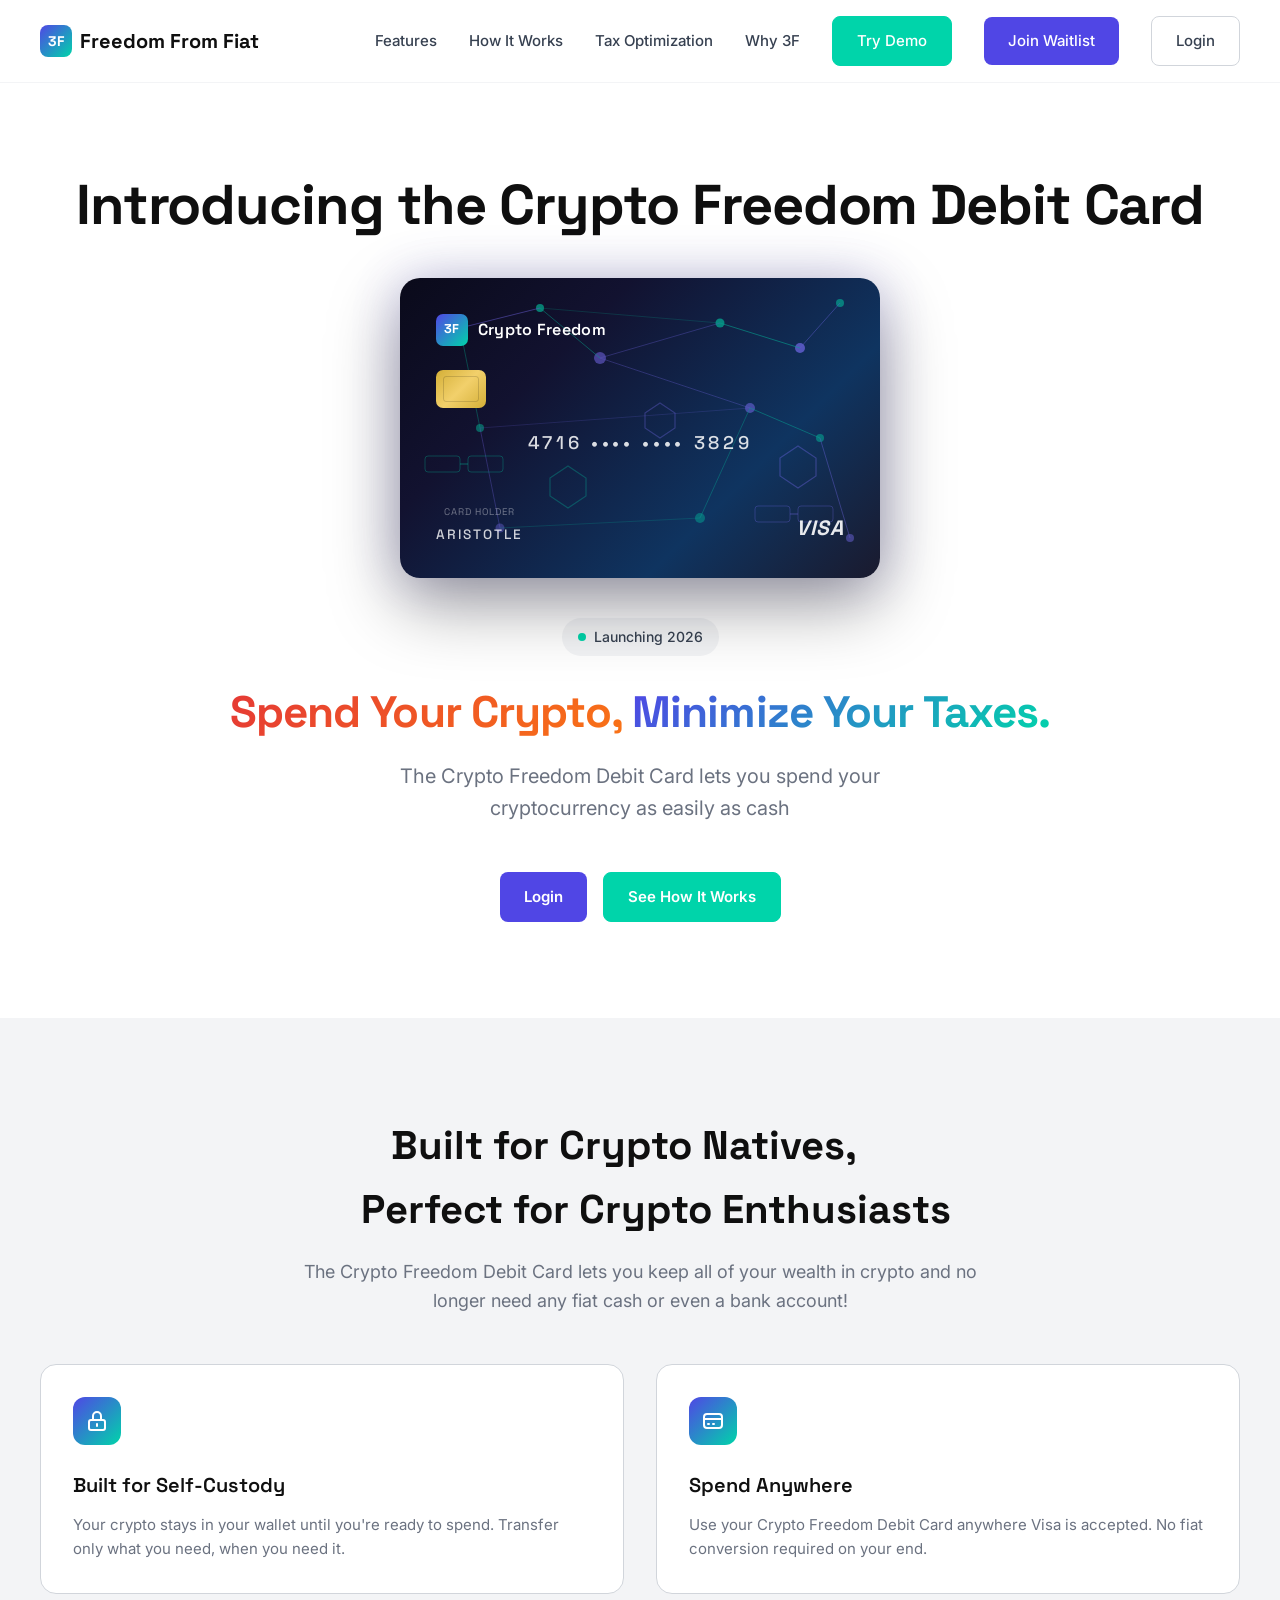
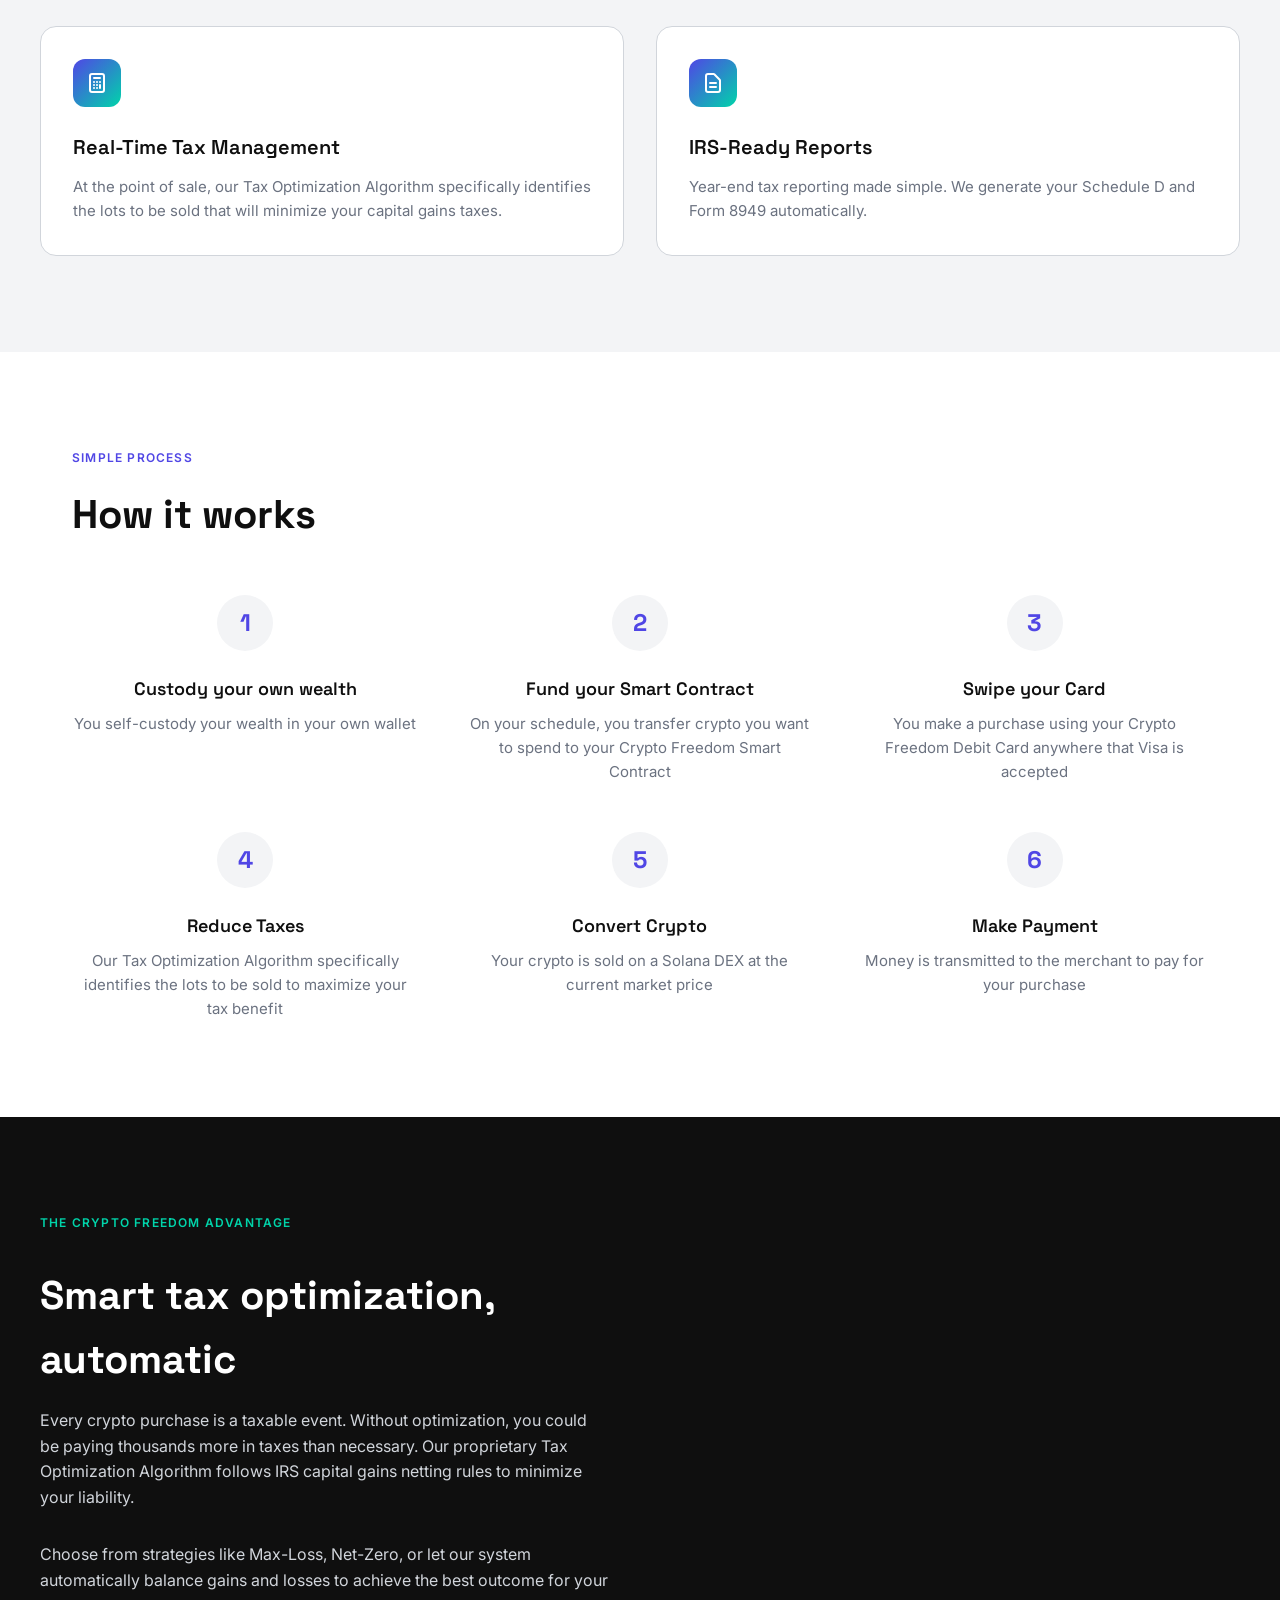
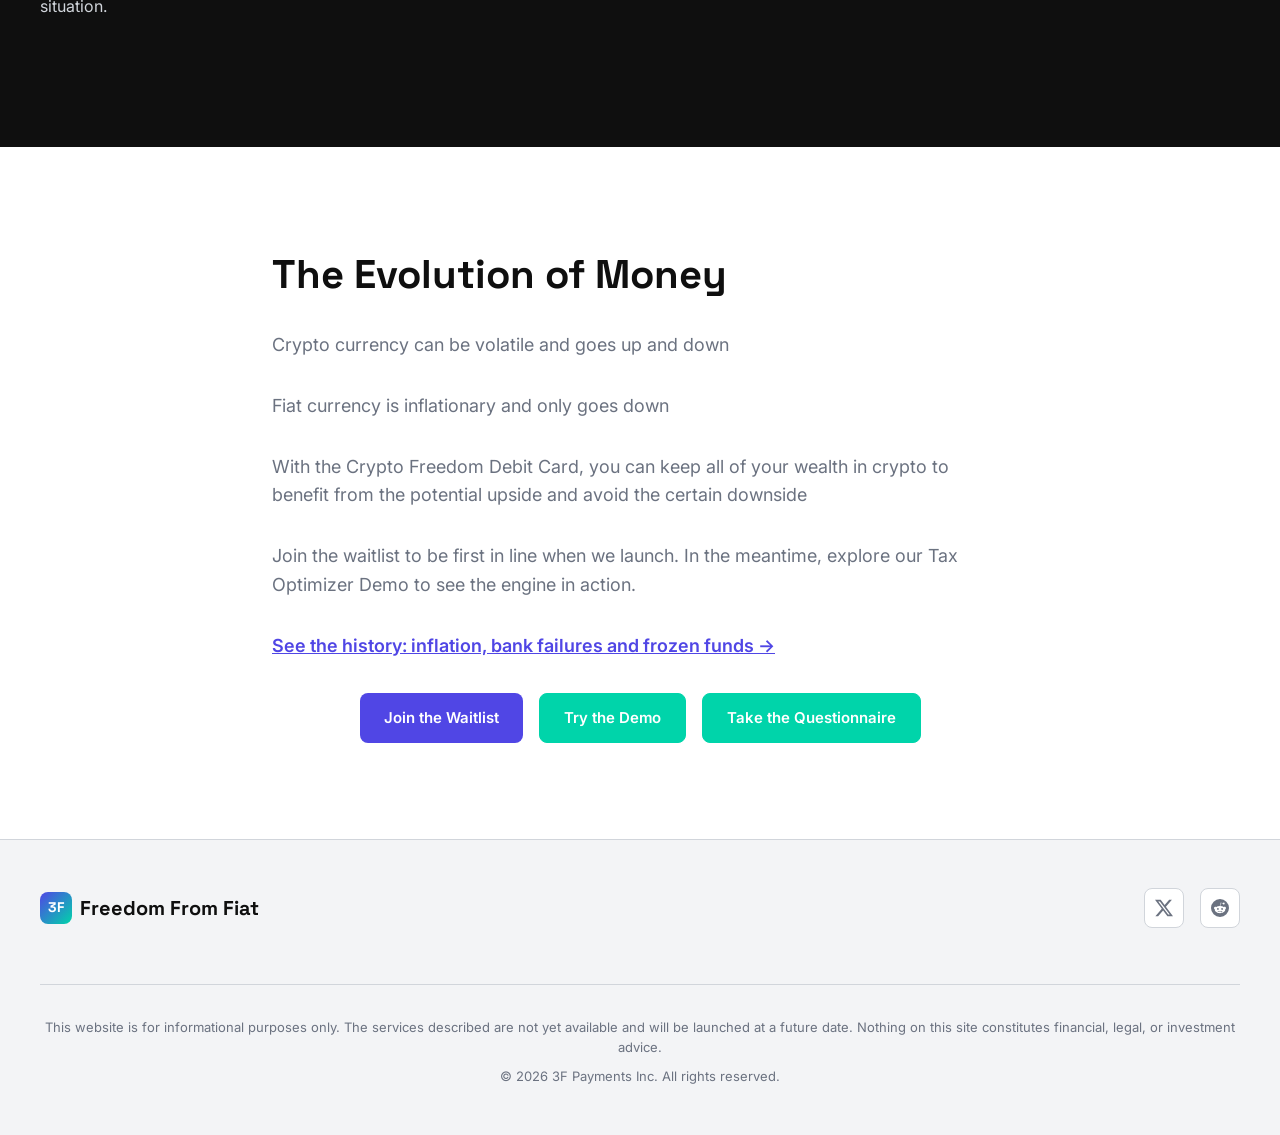
<file: index.html>
<!DOCTYPE html>
<html lang="en">
<head>
  <meta charset="UTF-8">
  <meta name="viewport" content="width=device-width, initial-scale=1.0">
  <title>Crypto Freedom Debit Card | Spend Crypto, Minimize Taxes</title>
  <link rel="preconnect" href="https://fonts.googleapis.com">
  <link rel="preconnect" href="https://fonts.gstatic.com" crossorigin>
  <link href="https://fonts.googleapis.com/css2?family=Inter:wght@400;500;600;700&family=Space+Grotesk:wght@500;600;700&display=swap" rel="stylesheet">
  <style>
    :root {
      --primary: #5046e5;
      --primary-dark: #3d35b5;
      --accent: #00d4aa;
      --dark: #0f0f0f;
      --gray-900: #1a1a1a;
      --gray-700: #374151;
      --gray-500: #6b7280;
      --gray-300: #d1d5db;
      --gray-100: #f3f4f6;
      --white: #ffffff;
    }

    * {
      margin: 0;
      padding: 0;
      box-sizing: border-box;
    }

    body {
      font-family: 'Inter', -apple-system, BlinkMacSystemFont, sans-serif;
      background: var(--white);
      color: var(--gray-900);
      line-height: 1.6;
      -webkit-font-smoothing: antialiased;
    }

    /* Navigation */
    nav {
      position: fixed;
      top: 0;
      left: 0;
      right: 0;
      background: rgba(255, 255, 255, 0.95);
      backdrop-filter: blur(10px);
      border-bottom: 1px solid var(--gray-100);
      z-index: 1000;
      padding: 1rem 2rem;
    }

    .nav-container {
      max-width: 1200px;
      margin: 0 auto;
      display: flex;
      justify-content: space-between;
      align-items: center;
    }

    .logo {
      font-family: 'Space Grotesk', sans-serif;
      font-weight: 700;
      font-size: 1.25rem;
      color: var(--dark);
      text-decoration: none;
      display: flex;
      align-items: center;
      gap: 0.5rem;
    }

    .logo-icon {
      width: 32px;
      height: 32px;
      background: linear-gradient(135deg, var(--primary), var(--accent));
      border-radius: 8px;
      display: flex;
      align-items: center;
      justify-content: center;
      color: white;
      font-weight: 700;
      font-size: 0.875rem;
    }

    .nav-links {
      display: flex;
      gap: 2rem;
      align-items: center;
    }

    .nav-links a {
      color: var(--gray-700);
      text-decoration: none;
      font-size: 0.9375rem;
      font-weight: 500;
      transition: color 0.2s;
    }

    .nav-links a:hover {
      color: var(--primary);
    }

    .btn {
      display: inline-flex;
      align-items: center;
      justify-content: center;
      padding: 0.75rem 1.5rem;
      border-radius: 8px;
      font-weight: 600;
      font-size: 0.9375rem;
      text-decoration: none;
      transition: all 0.2s;
      cursor: pointer;
      border: none;
    }

    .btn-primary {
      background: var(--primary);
      color: white !important;
    }

    .btn-primary:hover {
      background: var(--primary-dark);
      transform: translateY(-1px);
    }

    .btn-outline {
      background: var(--accent);
      color: white !important;
      border: 1px solid var(--accent);
    }

    .btn-outline:hover {
      background: #00b894;
      border-color: #00b894;
      color: white !important;
      transform: translateY(-1px);
    }

    .btn-login {
      background: transparent;
      color: var(--gray-700) !important;
      border: 1.5px solid var(--gray-300);
    }

    .btn-login:hover {
      border-color: var(--primary);
      color: var(--primary) !important;
      transform: translateY(-1px);
    }

    .hero-account-text {
      margin-top: 1.25rem;
      font-size: 0.9375rem;
      color: var(--gray-500);
    }

    .hero-account-text a {
      color: var(--primary);
      text-decoration: none;
      font-weight: 500;
    }

    .hero-account-text a:hover {
      text-decoration: underline;
    }

    /* Hero Section */
    .hero {
      padding: 10rem 2rem 6rem;
      max-width: 1200px;
      margin: 0 auto;
      text-align: center;
    }

    .hero-badge {
      display: inline-flex;
      align-items: center;
      gap: 0.5rem;
      background: var(--gray-100);
      color: var(--gray-700);
      padding: 0.5rem 1rem;
      border-radius: 100px;
      font-size: 0.875rem;
      font-weight: 500;
      margin-bottom: 2rem;
    }

    .hero-badge-dot {
      width: 8px;
      height: 8px;
      background: var(--accent);
      border-radius: 50%;
      animation: pulse 2s infinite;
    }

    @keyframes pulse {
      0%, 100% { opacity: 1; }
      50% { opacity: 0.5; }
    }

    .hero h1 {
      font-family: 'Space Grotesk', sans-serif;
      font-size: clamp(1.75rem, 4vw, 2.75rem);
      font-weight: 700;
      line-height: 1.1;
      color: var(--dark);
      margin-bottom: 1.5rem;
      letter-spacing: -0.02em;
    }

    .hero-intro {
      font-family: 'Space Grotesk', sans-serif;
      font-size: clamp(2rem, 5vw, 3.5rem);
      font-weight: 700;
      color: var(--dark);
      margin-bottom: 1.75rem;
      letter-spacing: -0.02em;
    }

    .hero-red {
      background: linear-gradient(135deg, #e53935, #f97316);
      -webkit-background-clip: text;
      -webkit-text-fill-color: transparent;
      background-clip: text;
    }

    .hero-blue {
      background: linear-gradient(135deg, var(--primary), var(--accent));
      -webkit-background-clip: text;
      -webkit-text-fill-color: transparent;
      background-clip: text;
    }

    .hero-subtitle {
      font-size: 1.25rem;
      color: var(--gray-500);
      max-width: 600px;
      margin: 0 auto 3rem;
    }

    .hero-cta {
      display: flex;
      gap: 1rem;
      justify-content: center;
      flex-wrap: wrap;
    }

    /* Features Grid */
    .features {
      padding: 6rem 2rem;
      background: var(--gray-100);
    }

    .features-container {
      max-width: 1200px;
      margin: 0 auto;
    }

    .section-label {
      text-transform: uppercase;
      letter-spacing: 0.1em;
      font-size: 0.75rem;
      font-weight: 600;
      color: var(--primary);
      margin-bottom: 1rem;
    }

    .section-title {
      font-family: 'Space Grotesk', sans-serif;
      font-size: 2.5rem;
      font-weight: 700;
      color: var(--dark);
      margin-bottom: 1rem;
    }

    .section-subtitle {
      color: var(--gray-500);
      font-size: 1.125rem;
      max-width: 600px;
      margin-bottom: 3rem;
    }

    .features-grid {
      display: grid;
      grid-template-columns: repeat(2, 1fr);
      gap: 2rem;
    }

    .feature-card {
      background: var(--white);
      padding: 2rem;
      border-radius: 16px;
      border: 1px solid var(--gray-300);
      transition: all 0.3s;
    }

    .feature-card:hover {
      border-color: var(--primary);
      transform: translateY(-4px);
      box-shadow: 0 12px 24px rgba(80, 70, 229, 0.1);
    }

    .feature-icon {
      width: 48px;
      height: 48px;
      background: linear-gradient(135deg, var(--primary), var(--accent));
      border-radius: 12px;
      display: flex;
      align-items: center;
      justify-content: center;
      margin-bottom: 1.5rem;
    }

    .feature-icon svg {
      width: 24px;
      height: 24px;
      color: white;
    }

    .feature-card h3 {
      font-family: 'Space Grotesk', sans-serif;
      font-size: 1.25rem;
      font-weight: 600;
      color: var(--dark);
      margin-bottom: 0.75rem;
    }

    .feature-card p {
      color: var(--gray-500);
      font-size: 0.9375rem;
    }

    /* How It Works */
    .how-it-works {
      padding: 6rem 2rem;
      max-width: 1200px;
      margin: 0 auto;
    }

    .steps {
      display: grid;
      grid-template-columns: repeat(auto-fit, minmax(250px, 1fr));
      gap: 3rem;
      margin-top: 3rem;
    }

    .step {
      text-align: center;
    }

    .step-number {
      width: 56px;
      height: 56px;
      background: var(--gray-100);
      border-radius: 50%;
      display: flex;
      align-items: center;
      justify-content: center;
      font-family: 'Space Grotesk', sans-serif;
      font-size: 1.5rem;
      font-weight: 700;
      color: var(--primary);
      margin: 0 auto 1.5rem;
    }

    .step h3 {
      font-family: 'Space Grotesk', sans-serif;
      font-size: 1.125rem;
      font-weight: 600;
      color: var(--dark);
      margin-bottom: 0.5rem;
    }

    .step p {
      color: var(--gray-500);
      font-size: 0.9375rem;
    }

    /* Tax Optimization Section */
    .tax-section {
      padding: 6rem 2rem;
      background: var(--dark);
      color: var(--white);
    }

    .tax-container {
      max-width: 1200px;
      margin: 0 auto;
      display: grid;
      grid-template-columns: 1fr 1fr;
      gap: 4rem;
      align-items: center;
    }

    .tax-content .section-label {
      color: var(--accent);
    }

    .tax-content .section-title {
      color: var(--white);
    }

    .tax-content p {
      color: var(--gray-300);
      margin-bottom: 2rem;
    }

    .tax-visual {
      background: rgba(255, 255, 255, 0.05);
      border: 1px solid rgba(255, 255, 255, 0.1);
      border-radius: 16px;
      padding: 2rem;
    }

    .tax-visual-header {
      display: flex;
      justify-content: space-between;
      align-items: center;
      margin-bottom: 1.5rem;
      padding-bottom: 1rem;
      border-bottom: 1px solid rgba(255, 255, 255, 0.1);
    }

    .tax-visual-header h4 {
      font-family: 'Space Grotesk', sans-serif;
      font-weight: 600;
    }

    .tax-visual-badge {
      background: rgba(0, 212, 170, 0.2);
      color: var(--accent);
      padding: 0.25rem 0.75rem;
      border-radius: 100px;
      font-size: 0.75rem;
      font-weight: 600;
    }

    .tax-strategy {
      display: flex;
      flex-direction: column;
      gap: 1rem;
    }

    .tax-strategy-item {
      display: flex;
      justify-content: space-between;
      align-items: center;
      padding: 0.75rem 0;
      border-bottom: 1px solid rgba(255, 255, 255, 0.05);
    }

    .tax-strategy-item span:first-child {
      color: var(--gray-300);
      font-size: 0.875rem;
    }

    .tax-strategy-item span:last-child {
      font-family: 'Space Grotesk', sans-serif;
      font-weight: 600;
    }

    .tax-strategy-item.positive span:last-child {
      color: var(--accent);
    }

    .tax-strategy-item.negative span:last-child {
      color: #f87171;
    }

    /* CTA Section */
    .cta-section {
      padding: 6rem 2rem;
      text-align: center;
      max-width: 800px;
      margin: 0 auto;
    }

    .cta-section .section-title {
      margin-bottom: 1.5rem;
    }

    .cta-section p {
      color: var(--gray-500);
      font-size: 1.125rem;
      margin-bottom: 2rem;
    }

    .cta-buttons {
      display: flex;
      gap: 1rem;
      justify-content: center;
      flex-wrap: wrap;
    }

    /* Footer */
    footer {
      background: var(--gray-100);
      padding: 3rem 2rem;
      border-top: 1px solid var(--gray-300);
    }

    .footer-container {
      max-width: 1200px;
      margin: 0 auto;
      display: flex;
      justify-content: space-between;
      align-items: center;
      flex-wrap: wrap;
      gap: 1.5rem;
    }

    .footer-links {
      display: flex;
      gap: 2rem;
    }

    .footer-links a {
      color: var(--gray-500);
      text-decoration: none;
      font-size: 0.875rem;
      transition: color 0.2s;
    }

    .footer-links a:hover {
      color: var(--primary);
    }

    .footer-social {
      display: flex;
      gap: 1rem;
    }

    .footer-social a {
      width: 40px;
      height: 40px;
      background: var(--white);
      border: 1px solid var(--gray-300);
      border-radius: 8px;
      display: flex;
      align-items: center;
      justify-content: center;
      color: var(--gray-500);
      transition: all 0.2s;
    }

    .footer-social a:hover {
      border-color: var(--primary);
      color: var(--primary);
    }

    .footer-legal {
      width: 100%;
      text-align: center;
      padding-top: 2rem;
      margin-top: 2rem;
      border-top: 1px solid var(--gray-300);
      color: var(--gray-500);
      font-size: 0.8125rem;
    }

    /* Responsive */
    @media (max-width: 768px) {
      .nav-links {
        display: none;
      }

      .tax-container {
        grid-template-columns: 1fr;
      }

      .footer-container {
        flex-direction: column;
        text-align: center;
      }

      .footer-links {
        flex-direction: column;
        gap: 1rem;
      }
    }

    /* Debit Card Graphic */
    .debit-card {
      width: 480px;
      height: 300px;
      cursor: pointer;
      border-radius: 20px;
      background: linear-gradient(135deg, #0a0a1a 0%, #121230 30%, #0f3460 70%, #1a1a2e 100%);
      padding: 2.25rem;
      margin: 0 auto 2.5rem;
      position: relative;
      overflow: hidden;
      box-shadow: 0 25px 70px rgba(0, 0, 0, 0.4), 0 0 50px rgba(80, 70, 229, 0.2);
      color: white;
      font-family: 'Space Grotesk', 'Inter', sans-serif;
    }

    .card-bg-art {
      position: absolute;
      top: 0;
      left: 0;
      width: 100%;
      height: 100%;
      z-index: 0;
      opacity: 0.7;
    }

    .card-logo {
      display: flex;
      align-items: center;
      gap: 0.6rem;
      font-size: 1rem;
      font-weight: 600;
      letter-spacing: 0.02em;
      position: relative;
      z-index: 1;
    }

    .card-logo-icon {
      width: 32px;
      height: 32px;
      background: linear-gradient(135deg, var(--primary), var(--accent));
      border-radius: 7px;
      display: flex;
      align-items: center;
      justify-content: center;
      font-size: 0.8rem;
      font-weight: 700;
    }

    .card-chip {
      width: 50px;
      height: 38px;
      background: linear-gradient(135deg, #d4af37 0%, #f2d06b 50%, #d4af37 100%);
      border-radius: 7px;
      margin-top: 1.5rem;
      position: relative;
      z-index: 1;
    }

    .card-chip::after {
      content: '';
      position: absolute;
      top: 50%;
      left: 50%;
      transform: translate(-50%, -50%);
      width: 34px;
      height: 24px;
      border: 1.5px solid rgba(0, 0, 0, 0.15);
      border-radius: 3px;
    }

    .card-number {
      position: relative;
      z-index: 1;
      margin-top: 1.25rem;
      font-size: 1.15rem;
      font-weight: 500;
      letter-spacing: 0.2em;
      color: rgba(255, 255, 255, 0.85);
    }

    .card-bottom {
      position: absolute;
      bottom: 2rem;
      left: 2.25rem;
      right: 2.25rem;
      display: flex;
      justify-content: space-between;
      align-items: flex-end;
      z-index: 1;
    }

    .card-holder {
      font-size: 0.85rem;
      font-weight: 500;
      letter-spacing: 0.15em;
      text-transform: uppercase;
      color: rgba(255, 255, 255, 0.8);
    }

    .card-holder a {
      color: inherit;
      text-decoration: none;
    }

    .card-holder a:hover {
      text-decoration: underline;
    }

    .cardholder-tooltip-wrap {
      position: relative;
      display: inline-block;
    }

    .cardholder-tooltip-wrap .ch-tooltip {
      visibility: hidden;
      opacity: 0;
      position: absolute;
      bottom: calc(100% + 10px);
      left: 0;
      width: 230px;
      background: #fff;
      color: #374151;
      border-radius: 10px;
      padding: 0.75rem 1rem;
      font-family: 'Inter', sans-serif;
      font-size: 0.75rem;
      font-weight: 400;
      line-height: 1.55;
      letter-spacing: 0;
      text-transform: none;
      box-shadow: 0 6px 24px rgba(0,0,0,0.35);
      transition: opacity 0.2s;
      pointer-events: none;
      z-index: 100;
    }

    .cardholder-tooltip-wrap:hover .ch-tooltip {
      visibility: visible;
      opacity: 1;
      pointer-events: auto;
    }

    .ch-tooltip-remove {
      display: inline-block;
      margin-top: 0.5rem;
      color: #e53935;
      font-weight: 600;
      cursor: pointer;
      background: none;
      border: none;
      padding: 0;
      font-size: 0.75rem;
      font-family: inherit;
      text-decoration: underline;
    }

    .card-holder-label {
      font-size: 0.6rem;
      letter-spacing: 0.1em;
      color: rgba(255, 255, 255, 0.4);
      margin-bottom: 0.2rem;
      text-transform: uppercase;
    }

    .card-brand-text {
      font-size: 1.3rem;
      font-weight: 700;
      font-style: italic;
      letter-spacing: 0.05em;
      color: rgba(255, 255, 255, 0.9);
    }

    @media (max-width: 768px) {
      .debit-card {
        width: 360px;
        height: 225px;
        padding: 1.5rem;
      }
      .card-number { font-size: 0.95rem; margin-top: 1rem; }
      .card-bottom { bottom: 1.5rem; left: 1.5rem; right: 1.5rem; }
      .card-holder { font-size: 0.7rem; }
      .card-brand-text { font-size: 1rem; }
    }
  </style>
</head>
<body>
  <!-- Navigation -->
  <nav>
    <div class="nav-container">
      <a href="/" class="logo">
        <div class="logo-icon">3F</div>
        Freedom From Fiat
      </a>
      <div class="nav-links">
        <a href="#features">Features</a>
        <a href="#how-it-works">How It Works</a>
        <a href="#tax-optimization">Tax Optimization</a>
        <a href="why.html">Why 3F</a>
        <a href="demo.html" class="btn btn-outline">Try Demo</a>
        <a href="waitlist.html" class="btn btn-primary">Join Waitlist</a>
        <a href="/login" class="btn btn-login">Login</a>
      </div>
    </div>
  </nav>

  <!-- Hero Section -->
  <section class="hero">
    <p class="hero-intro">Introducing the Crypto Freedom Debit Card</p>
    <div class="debit-card">
      <!-- Crypto-themed background art -->
      <svg class="card-bg-art" viewBox="0 0 480 300" xmlns="http://www.w3.org/2000/svg">
        <!-- Blockchain network nodes -->
        <circle cx="60" cy="50" r="5" fill="#7c6ff7" opacity="0.9"/>
        <circle cx="140" cy="30" r="4" fill="#00d4aa" opacity="0.8"/>
        <circle cx="200" cy="80" r="6" fill="#7c6ff7" opacity="0.7"/>
        <circle cx="320" cy="45" r="4.5" fill="#00d4aa" opacity="0.8"/>
        <circle cx="400" cy="70" r="5" fill="#7c6ff7" opacity="0.9"/>
        <circle cx="440" cy="25" r="4" fill="#00d4aa" opacity="0.7"/>
        <circle cx="80" cy="150" r="4" fill="#00d4aa" opacity="0.6"/>
        <circle cx="350" cy="130" r="5" fill="#7c6ff7" opacity="0.7"/>
        <circle cx="420" cy="160" r="4" fill="#00d4aa" opacity="0.6"/>
        <circle cx="100" cy="250" r="4.5" fill="#7c6ff7" opacity="0.5"/>
        <circle cx="300" cy="240" r="5" fill="#00d4aa" opacity="0.5"/>
        <circle cx="450" cy="260" r="4" fill="#7c6ff7" opacity="0.6"/>
        <!-- Network connection lines -->
        <line x1="60" y1="50" x2="140" y2="30" stroke="#7c6ff7" stroke-width="1" opacity="0.6"/>
        <line x1="140" y1="30" x2="200" y2="80" stroke="#00d4aa" stroke-width="1" opacity="0.5"/>
        <line x1="200" y1="80" x2="320" y2="45" stroke="#7c6ff7" stroke-width="1" opacity="0.4"/>
        <line x1="320" y1="45" x2="400" y2="70" stroke="#00d4aa" stroke-width="1" opacity="0.6"/>
        <line x1="400" y1="70" x2="440" y2="25" stroke="#7c6ff7" stroke-width="1" opacity="0.5"/>
        <line x1="60" y1="50" x2="80" y2="150" stroke="#00d4aa" stroke-width="1" opacity="0.4"/>
        <line x1="200" y1="80" x2="350" y2="130" stroke="#7c6ff7" stroke-width="1" opacity="0.4"/>
        <line x1="350" y1="130" x2="420" y2="160" stroke="#00d4aa" stroke-width="1" opacity="0.5"/>
        <line x1="80" y1="150" x2="100" y2="250" stroke="#7c6ff7" stroke-width="1" opacity="0.4"/>
        <line x1="350" y1="130" x2="300" y2="240" stroke="#00d4aa" stroke-width="1" opacity="0.4"/>
        <line x1="420" y1="160" x2="450" y2="260" stroke="#7c6ff7" stroke-width="1" opacity="0.5"/>
        <line x1="140" y1="30" x2="320" y2="45" stroke="#00d4aa" stroke-width="0.8" opacity="0.3"/>
        <line x1="80" y1="150" x2="350" y2="130" stroke="#7c6ff7" stroke-width="0.8" opacity="0.3"/>
        <line x1="100" y1="250" x2="300" y2="240" stroke="#00d4aa" stroke-width="0.8" opacity="0.3"/>
        <!-- Hexagon block shapes -->
        <polygon points="380,180 398,168 416,180 416,198 398,210 380,198" fill="none" stroke="#7c6ff7" stroke-width="1.2" opacity="0.5"/>
        <polygon points="150,200 168,188 186,200 186,218 168,230 150,218" fill="none" stroke="#00d4aa" stroke-width="1.2" opacity="0.4"/>
        <polygon points="245,135 260,125 275,135 275,150 260,160 245,150" fill="none" stroke="#7c6ff7" stroke-width="1.2" opacity="0.45"/>
        <!-- Chain link blocks -->
        <rect x="25" y="178" width="35" height="16" rx="3" fill="none" stroke="#00d4aa" stroke-width="1" opacity="0.4"/>
        <rect x="68" y="178" width="35" height="16" rx="3" fill="none" stroke="#00d4aa" stroke-width="1" opacity="0.4"/>
        <line x1="60" y1="186" x2="68" y2="186" stroke="#00d4aa" stroke-width="1.2" opacity="0.5"/>
        <rect x="355" y="228" width="35" height="16" rx="3" fill="none" stroke="#7c6ff7" stroke-width="1" opacity="0.4"/>
        <rect x="398" y="228" width="35" height="16" rx="3" fill="none" stroke="#7c6ff7" stroke-width="1" opacity="0.4"/>
        <line x1="390" y1="236" x2="398" y2="236" stroke="#7c6ff7" stroke-width="1.2" opacity="0.5"/>
      </svg>
      <div class="card-logo">
        <div class="card-logo-icon">3F</div>
        Crypto Freedom
      </div>
      <div class="card-chip"></div>
      <div class="card-number">4716 &bull;&bull;&bull;&bull; &bull;&bull;&bull;&bull; 3829</div>
      <div class="card-bottom">
        <div>
          <div class="card-holder-label">Card Holder</div>
          <div class="card-holder" id="cardHolder"></div>
        </div>
        <span class="card-brand-text">VISA</span>
      </div>
    </div>
    <div class="hero-badge">
      <span class="hero-badge-dot"></span>
      Launching 2026
    </div>
    <h1><span class="hero-red">Spend Your Crypto,</span> <span class="hero-blue">Minimize Your Taxes.</span></h1>
    <p class="hero-subtitle">
      The Crypto Freedom Debit Card lets you spend your cryptocurrency as easily as cash
    </p>
    <div class="hero-cta">
      <a href="/login" class="btn btn-primary">Login</a>
      <a href="demo.html" class="btn btn-outline">See How It Works</a>
    </div>
  </section>

  <!-- Features Section -->
  <section class="features" id="features">
    <div class="features-container">
      </p>
      <h2 class="section-title" style="text-align: center; max-width: 700px; margin-left: auto; margin-right: auto;">
        <span style="display: block; padding-right: 2rem;">Built for Crypto Natives,</span>
        <span style="display: block; padding-left: 2rem;">Perfect for Crypto Enthusiasts</span>
      </h2>
      <p class="section-subtitle" style="text-align: center; max-width: 700px; margin-left: auto; margin-right: auto;">The Crypto Freedom Debit Card lets you keep all of your wealth in crypto and no longer need any fiat cash or even a bank account!</p>
      <div class="features-grid">
        <div class="feature-card">
          <div class="feature-icon">
            <svg fill="none" stroke="currentColor" stroke-width="2" viewBox="0 0 24 24">
              <path stroke-linecap="round" stroke-linejoin="round" d="M12 15v2m-6 4h12a2 2 0 002-2v-6a2 2 0 00-2-2H6a2 2 0 00-2 2v6a2 2 0 002 2zm10-10V7a4 4 0 00-8 0v4h8z"/>
            </svg>
          </div>
          <h3>Built for Self-Custody</h3>
          <p>Your crypto stays in your wallet until you're ready to spend. Transfer only what you need, when you need it.</p>
        </div>
        <div class="feature-card">
          <div class="feature-icon">
            <svg fill="none" stroke="currentColor" stroke-width="2" viewBox="0 0 24 24">
              <path stroke-linecap="round" stroke-linejoin="round" d="M3 10h18M7 15h1m4 0h1m-7 4h12a3 3 0 003-3V8a3 3 0 00-3-3H6a3 3 0 00-3 3v8a3 3 0 003 3z"/>
            </svg>
          </div>
          <h3>Spend Anywhere</h3>
          <p>Use your Crypto Freedom Debit Card anywhere Visa is accepted. No fiat conversion required on your end.</p>
        </div>
        <div class="feature-card">
          <div class="feature-icon">
            <svg fill="none" stroke="currentColor" stroke-width="2" viewBox="0 0 24 24">
              <path stroke-linecap="round" stroke-linejoin="round" d="M9 7h6m0 10v-3m-3 3h.01M9 17h.01M9 14h.01M12 14h.01M15 11h.01M12 11h.01M9 11h.01M7 21h10a2 2 0 002-2V5a2 2 0 00-2-2H7a2 2 0 00-2 2v14a2 2 0 002 2z"/>
            </svg>
          </div>
          <h3>Real-Time Tax Management</h3>
          <p>At the point of sale, our Tax Optimization Algorithm specifically identifies the lots to be sold that will minimize your capital gains taxes.</p>
        </div>
        <div class="feature-card">
          <div class="feature-icon">
            <svg fill="none" stroke="currentColor" stroke-width="2" viewBox="0 0 24 24">
              <path stroke-linecap="round" stroke-linejoin="round" d="M9 12h6m-6 4h6m2 5H7a2 2 0 01-2-2V5a2 2 0 012-2h5.586a1 1 0 01.707.293l5.414 5.414a1 1 0 01.293.707V19a2 2 0 01-2 2z"/>
            </svg>
          </div>
          <h3>IRS-Ready Reports</h3>
          <p>Year-end tax reporting made simple. We generate your Schedule D and Form 8949 automatically.</p>
        </div>
      </div>
    </div>
  </section>

  <!-- How It Works -->
  <section class="how-it-works" id="how-it-works">
    <p class="section-label">Simple Process</p>
    <h2 class="section-title">How it works</h2>
    <div class="steps">
      <div class="step">
        <div class="step-number">1</div>
        <h3>Custody your own wealth</h3>
        <p>You self-custody your wealth in your own wallet</p>
      </div>
      <div class="step">
        <div class="step-number">2</div>
        <h3>Fund your Smart Contract</h3>
        <p>On your schedule, you transfer crypto you want to spend to your Crypto Freedom Smart Contract</p>
      </div>
      <div class="step">
        <div class="step-number">3</div>
        <h3>Swipe your Card</h3>
        <p>You make a purchase using your Crypto Freedom Debit Card anywhere that Visa is accepted</p>
      </div>
      <div class="step">
        <div class="step-number">4</div>
        <h3>Reduce Taxes</h3>
        <p>Our Tax Optimization Algorithm specifically identifies the lots to be sold to maximize your tax benefit</p>
      </div>
      <div class="step">
        <div class="step-number">5</div>
        <h3>Convert Crypto</h3>
        <p>Your crypto is sold on a Solana DEX at the current market price</p>
      </div>
      <div class="step">
        <div class="step-number">6</div>
        <h3>Make Payment</h3>
        <p>Money is transmitted to the merchant to pay for your purchase</p>
      </div>
    </div>
  </section>

  <!-- Tax Optimization Section -->
  <section class="tax-section" id="tax-optimization">
    <div class="tax-container">
      <div class="tax-content">
        <p class="section-label">The Crypto Freedom Advantage</p>
        <h2 class="section-title">Smart tax optimization, automatic</h2>
        <p>
          Every crypto purchase is a taxable event. Without optimization, you could be paying 
          thousands more in taxes than necessary. Our proprietary Tax Optimization Algorithm
          follows IRS capital gains netting rules to minimize your liability.
        </p>
        <p>
          Choose from strategies like Max-Loss, Net-Zero, or let our system automatically 
          balance gains and losses to achieve the best outcome for your situation.
        </p>

      </div>
    </div>
  </section>

  <!-- CTA Section -->
  <section class="cta-section" style="text-align: left;">
    <h2 class="section-title">The Evolution of Money</h2>
    <p>Crypto currency can be volatile and goes up and down</p>
    <p>Fiat currency is inflationary and only goes down</p>
    <p>With the Crypto Freedom Debit Card, you can keep all of your wealth in crypto to benefit from the potential upside and avoid the certain downside</p>
    <p>
      Join the waitlist to be first in line when we launch.
      In the meantime, explore our Tax Optimizer Demo to see the engine in action.
    </p>
    <p><a href="why.html" style="color: var(--primary); font-weight: 600;">See the history: inflation, bank failures and frozen funds &rarr;</a></p>
    <div class="cta-buttons">
      <a href="waitlist.html" class="btn btn-primary">Join the Waitlist</a>
      <a href="demo.html" class="btn btn-outline">Try the Demo</a>
      <a href="questionnaire.html" class="btn btn-outline">Take the Questionnaire</a>
    </div>
  </section>

  <!-- Footer -->
  <footer>
    <div class="footer-container">
      <a href="/" class="logo">
        <div class="logo-icon">3F</div>
        Freedom From Fiat
      </a>
      <div class="footer-social">
        <a href="https://x.com/Free_From_Fiat" target="_blank" rel="noopener noreferrer" aria-label="X/Twitter">
          <svg width="18" height="18" fill="currentColor" viewBox="0 0 16 16"><path d="M12.6.75h2.454l-5.36 6.142L16 15.25h-4.937l-3.867-5.07-4.425 5.07H.316l5.733-6.57L0 .75h5.063l3.495 4.633L12.601.75Zm-.86 13.028h1.36L4.323 2.145H2.865z"/></svg>
        </a>
        <a href="https://reddit.com/u/Freedom_From_Fiat" target="_blank" rel="noopener noreferrer" aria-label="Reddit">
          <svg width="18" height="18" fill="currentColor" viewBox="0 0 16 16"><path d="M6.167 8a.83.83 0 0 0-.83.83c0 .459.372.84.83.831a.831.831 0 0 0 0-1.661m1.843 3.647c.315 0 1.403-.038 1.976-.611a.23.23 0 0 0 0-.306.213.213 0 0 0-.306 0c-.353.363-1.126.487-1.67.487-.545 0-1.308-.124-1.671-.487a.213.213 0 0 0-.306 0 .213.213 0 0 0 0 .306c.564.563 1.652.61 1.977.61zm.992-2.807c0 .458.373.83.831.83s.83-.381.83-.83a.831.831 0 0 0-1.66 0z"/><path d="M16 8A8 8 0 1 1 0 8a8 8 0 0 1 16 0m-3.828-1.165c-.315 0-.602.124-.812.325-.801-.573-1.9-.945-3.121-.993l.534-2.501 1.738.372a.83.83 0 1 0 .83-.869.83.83 0 0 0-.744.468l-1.938-.41a.2.2 0 0 0-.153.028.2.2 0 0 0-.086.134l-.592 2.788c-1.24.038-2.358.41-3.17.992-.21-.2-.496-.324-.81-.324a1.163 1.163 0 0 0-.478 2.224q-.03.17-.029.353c0 1.795 2.091 3.256 4.669 3.256s4.668-1.451 4.668-3.256c0-.114-.01-.238-.029-.353.401-.181.688-.592.688-1.069 0-.65-.525-1.165-1.165-1.165"/></svg>
        </a>
      </div>
      <div class="footer-legal">
        <p>This website is for informational purposes only. The services described are not yet available and will be launched at a future date. Nothing on this site constitutes financial, legal, or investment advice.</p>
        <p style="margin-top: 0.5rem;">&copy; 2026 3F Payments Inc. All rights reserved.</p>
      </div>
    </div>
  </footer>
  <script>
    const cardNames = {
      'ADAM SMITH':     'https://en.wikipedia.org/wiki/Adam_Smith',
      'JOHN KEYNES':    'https://en.wikipedia.org/wiki/John_Maynard_Keynes',
      'DAVE RICARDO':   'https://en.wikipedia.org/wiki/David_Ricardo',
      'KARL MARX':      'https://en.wikipedia.org/wiki/Karl_Marx',
      'JOE SCHUMPETER': 'https://en.wikipedia.org/wiki/Joseph_Schumpeter',
      'AL MARSHALL':    'https://en.wikipedia.org/wiki/Alfred_Marshall',
      'NICK ORESME':    'https://en.wikipedia.org/wiki/Nicole_Oresme',
      'JEAN BURIDAN':   'https://en.wikipedia.org/wiki/Jean_Buridan',
      'TAO ZHU GONG':   'https://en.wikipedia.org/wiki/Tao_Zhu_Gong',
      'ARISTOTLE':      'https://en.wikipedia.org/wiki/Aristotle',
    };
    const savedName = localStorage.getItem('cardholderName');
    if (savedName && !cardNames[savedName]) {
      cardNames[savedName] = null;  // no Wikipedia link for the visitor's own name
    }
    const names = Object.keys(cardNames);

    // Start on the visitor's own name if they signed up, otherwise random
    let currentIndex = savedName
      ? names.indexOf(savedName)
      : Math.floor(Math.random() * names.length);

    function setCardHolder(index) {
      const name = names[index];
      const url = cardNames[name];
      const el = document.getElementById('cardHolder');

      if (!url && name === savedName) {
        // Visitor's own name — show with tooltip
        el.innerHTML = `
          <span class="cardholder-tooltip-wrap">
            ${name}
            <span class="ch-tooltip">
              You signed up for our waitlist!<br><br>
              <strong>Only you can see this</strong> — your name is stored
              locally in your browser and never shared.<br><br>
              <button class="ch-tooltip-remove" id="removeCardName">Remove my name</button>
            </span>
          </span>`;
        document.getElementById('removeCardName').addEventListener('click', function(e) {
          e.stopPropagation();
          localStorage.removeItem('cardholderName');
          delete cardNames[savedName];
          names.splice(names.indexOf(savedName), 1);
          currentIndex = Math.floor(Math.random() * names.length);
          setCardHolder(currentIndex);
        });
      } else {
        el.innerHTML = url
          ? `<a href="${url}" target="_blank" rel="noopener noreferrer">${name}</a>`
          : name;
      }
    }

    setCardHolder(currentIndex);

    document.querySelector('.debit-card').addEventListener('click', function(e) {
      // Don't re-roll if the user clicked the Wikipedia link or tooltip
      if (e.target.tagName === 'A') return;
      if (e.target.closest('.ch-tooltip')) return;
      let next;
      do { next = Math.floor(Math.random() * names.length); } while (next === currentIndex);
      currentIndex = next;
      setCardHolder(currentIndex);
    });
  </script>
</body>
</html>
</file>
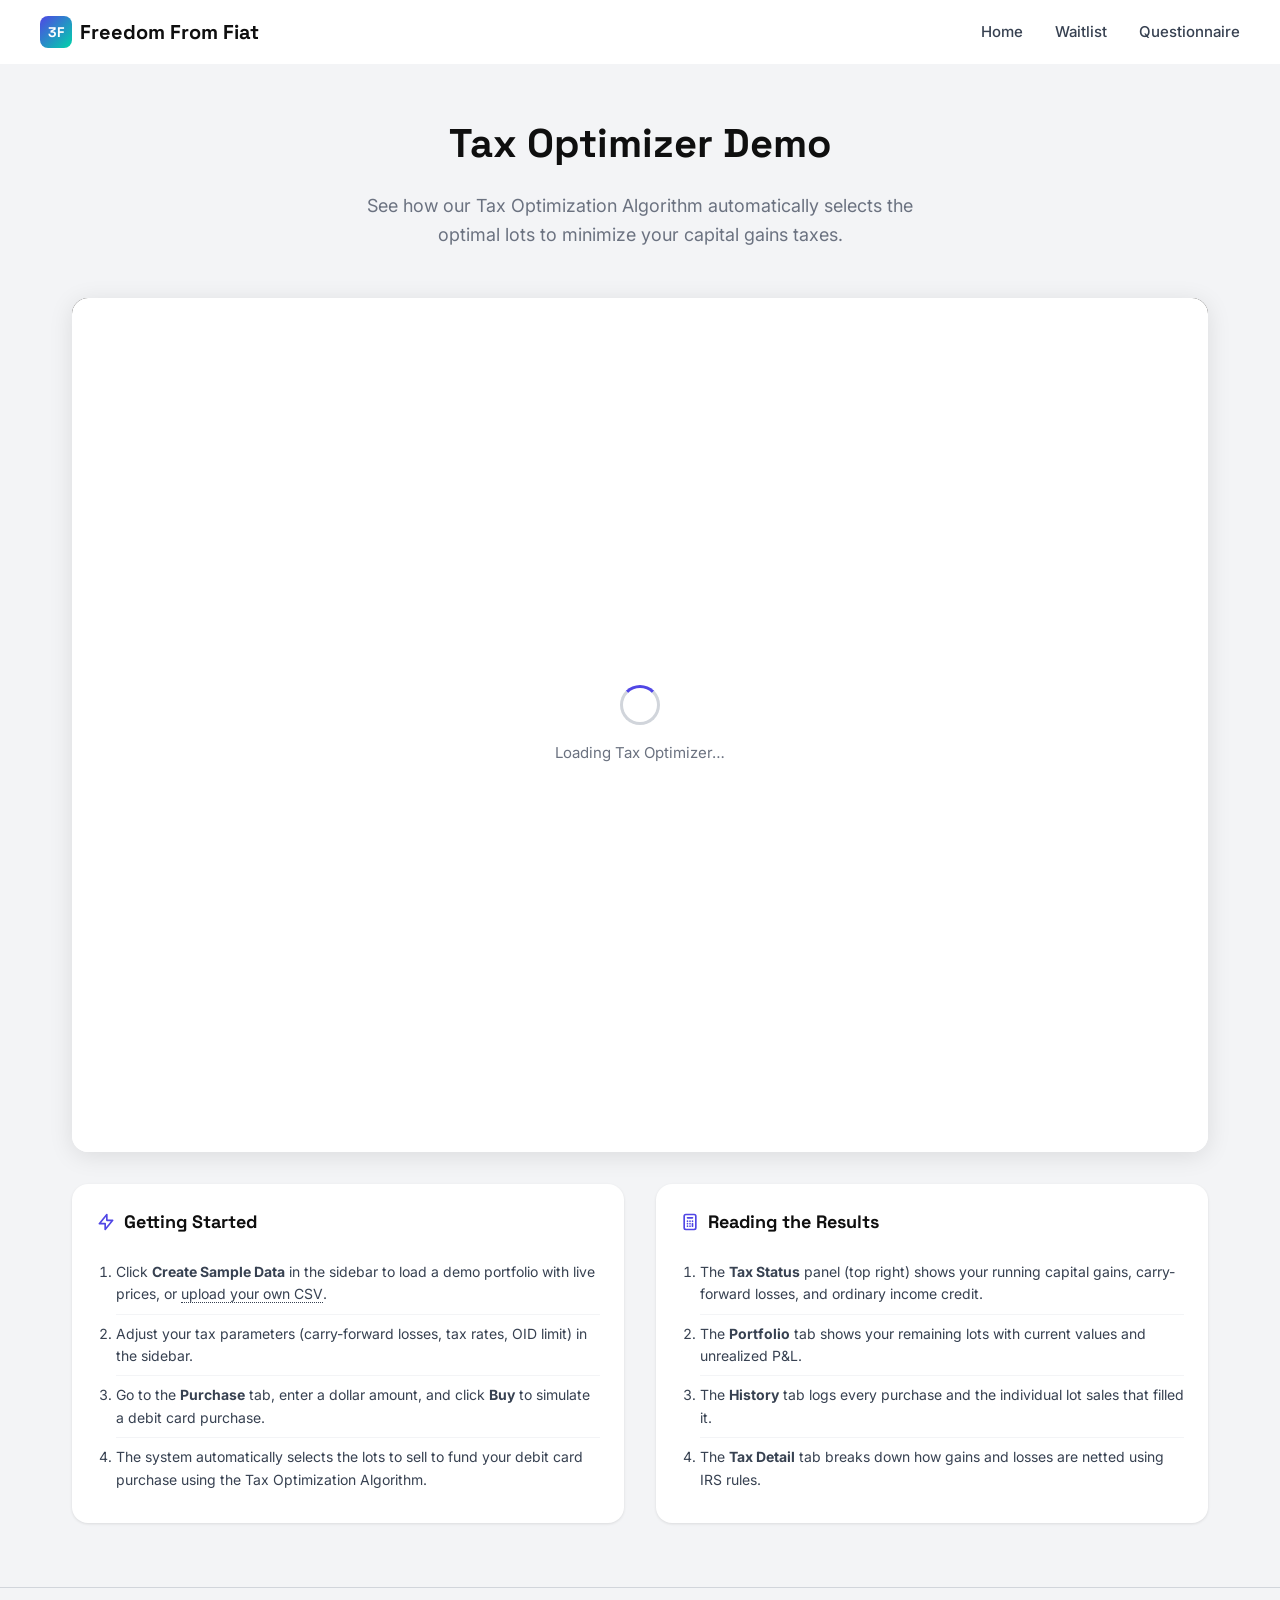
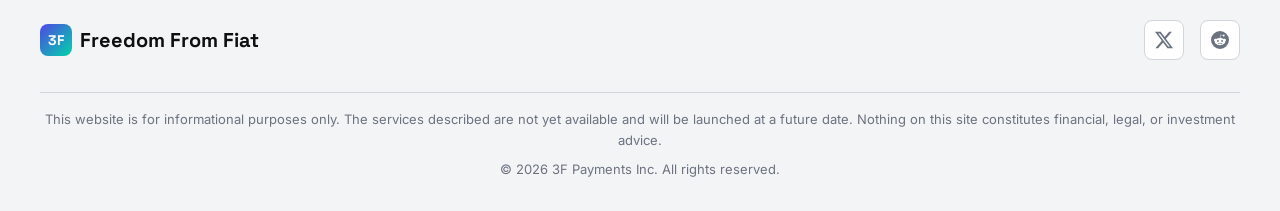
<file: demo.html>
<!DOCTYPE html>
<html lang="en">
<head>
  <meta charset="UTF-8">
  <meta name="viewport" content="width=device-width, initial-scale=1.0">
  <title>Tax Optimizer Demo | Crypto Freedom Debit Card</title>
  <link rel="preconnect" href="https://fonts.googleapis.com">
  <link rel="preconnect" href="https://fonts.gstatic.com" crossorigin>
  <link href="https://fonts.googleapis.com/css2?family=Inter:wght@400;500;600;700&family=Space+Grotesk:wght@500;600;700&display=swap" rel="stylesheet">
  <style>
    :root {
      --primary: #5046e5;
      --primary-dark: #3d35b5;
      --accent: #00d4aa;
      --dark: #0f0f0f;
      --gray-700: #374151;
      --gray-500: #6b7280;
      --gray-300: #d1d5db;
      --gray-100: #f3f4f6;
      --white: #ffffff;
    }
    * { margin: 0; padding: 0; box-sizing: border-box; }
    body {
      font-family: 'Inter', -apple-system, BlinkMacSystemFont, sans-serif;
      background: var(--gray-100);
      color: #1a1a1a;
      line-height: 1.6;
      min-height: 100vh;
    }
    nav {
      position: fixed;
      top: 0;
      left: 0;
      right: 0;
      background: rgba(255, 255, 255, 0.95);
      backdrop-filter: blur(10px);
      border-bottom: 1px solid var(--gray-100);
      z-index: 1000;
      padding: 1rem 2rem;
    }
    .nav-container {
      max-width: 1200px;
      margin: 0 auto;
      display: flex;
      justify-content: space-between;
      align-items: center;
    }
    .logo {
      font-family: 'Space Grotesk', sans-serif;
      font-weight: 700;
      font-size: 1.25rem;
      color: var(--dark);
      text-decoration: none;
      display: flex;
      align-items: center;
      gap: 0.5rem;
    }
    .logo-icon {
      width: 32px;
      height: 32px;
      background: linear-gradient(135deg, var(--primary), var(--accent));
      border-radius: 8px;
      display: flex;
      align-items: center;
      justify-content: center;
      color: white;
      font-weight: 700;
      font-size: 0.875rem;
    }
    .nav-links {
      display: flex;
      gap: 2rem;
      align-items: center;
    }
    .nav-links a {
      color: var(--gray-700);
      text-decoration: none;
      font-weight: 500;
      font-size: 0.9375rem;
      transition: color 0.2s;
    }
    .nav-links a:hover { color: var(--primary); }
    .demo-container {
      max-width: 1200px;
      margin: 0 auto;
      padding: 7rem 2rem 4rem;
    }
    .demo-header {
      text-align: center;
      margin-bottom: 3rem;
    }
    .demo-header h1 {
      font-family: 'Space Grotesk', sans-serif;
      font-size: 2.5rem;
      font-weight: 700;
      color: var(--dark);
      margin-bottom: 1rem;
    }
    .demo-header p {
      font-size: 1.125rem;
      color: var(--gray-500);
      max-width: 600px;
      margin: 0 auto;
    }
    .demo-info-row {
      display: grid;
      grid-template-columns: 1fr 1fr;
      gap: 2rem;
      margin-top: 2rem;
    }
    .demo-content {
      display: block;
    }
    .demo-frame-container {
      background: var(--white);
      border-radius: 16px;
      overflow: hidden;
      box-shadow: 0 4px 24px rgba(0, 0, 0, 0.1);
      position: relative;
    }

    .iframe-loading-overlay {
      position: absolute;
      inset: 0;
      background: var(--white);
      display: flex;
      flex-direction: column;
      align-items: center;
      justify-content: center;
      gap: 1rem;
      z-index: 10;
      transition: opacity 0.4s ease;
    }

    .iframe-loading-overlay.hidden {
      opacity: 0;
      pointer-events: none;
    }

    .iframe-spinner {
      width: 40px;
      height: 40px;
      border: 3px solid var(--gray-300);
      border-top-color: var(--primary);
      border-radius: 50%;
      animation: spin 0.8s linear infinite;
    }

    @keyframes spin {
      to { transform: rotate(360deg); }
    }

    .iframe-loading-overlay p {
      color: var(--gray-500);
      font-size: 0.9375rem;
    }
    .demo-frame-header {
      background: var(--dark);
      padding: 1rem 1.5rem;
      display: flex;
      align-items: center;
      gap: 0.5rem;
    }
    .demo-frame-dot {
      width: 12px;
      height: 12px;
      border-radius: 50%;
    }
    .demo-frame-dot.red { background: #ff5f56; }
    .demo-frame-dot.yellow { background: #ffbd2e; }
    .demo-frame-dot.green { background: #27ca40; }
    .demo-frame-title {
      color: var(--gray-500);
      font-size: 0.875rem;
      margin-left: 1rem;
    }
    .demo-placeholder {
      aspect-ratio: 16/10;
      display: flex;
      flex-direction: column;
      align-items: center;
      justify-content: center;
      background: linear-gradient(135deg, rgba(80, 70, 229, 0.05) 0%, rgba(0, 212, 170, 0.05) 100%);
      padding: 3rem;
      text-align: center;
    }
    .demo-placeholder-icon {
      width: 80px;
      height: 80px;
      background: linear-gradient(135deg, var(--primary), var(--accent));
      border-radius: 20px;
      display: flex;
      align-items: center;
      justify-content: center;
      margin-bottom: 1.5rem;
    }
    .demo-placeholder-icon svg {
      width: 40px;
      height: 40px;
      color: white;
    }
    .demo-placeholder h3 {
      font-family: 'Space Grotesk', sans-serif;
      font-size: 1.5rem;
      color: var(--dark);
      margin-bottom: 0.75rem;
    }
    .demo-placeholder p {
      color: var(--gray-500);
      margin-bottom: 1.5rem;
      max-width: 400px;
    }
    .btn {
      display: inline-flex;
      align-items: center;
      justify-content: center;
      gap: 0.5rem;
      padding: 1rem 2rem;
      border-radius: 10px;
      font-weight: 600;
      font-size: 1rem;
      text-decoration: none;
      transition: all 0.2s;
      cursor: pointer;
      border: none;
      font-family: inherit;
    }
    .btn-primary {
      background: var(--primary);
      color: white;
    }
    .btn-primary:hover {
      background: var(--primary-dark);
      transform: translateY(-1px);
    }
    .btn-secondary {
      background: var(--white);
      color: var(--gray-700);
      border: 2px solid var(--gray-300);
    }
    .btn-secondary:hover {
      border-color: var(--primary);
      color: var(--primary);
    }
    .info-card {
      background: var(--white);
      border-radius: 16px;
      padding: 1.5rem;
      box-shadow: 0 1px 3px rgba(0, 0, 0, 0.1);
    }
    .info-card h3 {
      font-family: 'Space Grotesk', sans-serif;
      font-size: 1.125rem;
      color: var(--dark);
      margin-bottom: 1rem;
      display: flex;
      align-items: center;
      gap: 0.5rem;
    }
    .info-card h3 svg {
      width: 20px;
      height: 20px;
      color: var(--primary);
    }
    .info-card p {
      font-size: 0.9375rem;
      color: var(--gray-500);
      margin-bottom: 1rem;
    }
    .info-card ol {
      font-size: 0.875rem;
      color: var(--gray-700);
      padding-left: 1.25rem;
    }
    .info-card li {
      padding: 0.5rem 0;
      border-bottom: 1px solid var(--gray-100);
    }
    .info-card li:last-child { border-bottom: none; }
    /* Responsive iframe for when Streamlit is deployed */
    .demo-iframe {
      width: 100%;
      height: 800px;
      border: none;
      display: none;
    }
    .demo-iframe.active {
      display: block;
    }
    .demo-placeholder.hidden {
      display: none;
    }
    @media (max-width: 900px) {
      .demo-info-row {
        grid-template-columns: 1fr;
      }
    }
    @media (max-width: 640px) {
      .demo-header h1 { font-size: 1.75rem; }
      .nav-links { display: none; }
    }

    .csv-tooltip .csv-tooltip-text {
      visibility: hidden;
      position: absolute;
      bottom: 125%;
      left: 50%;
      transform: translateX(-50%);
      background: var(--gray-900);
      color: var(--white);
      padding: 0.5rem 0.75rem;
      border-radius: 6px;
      font-size: 0.8rem;
      white-space: nowrap;
      z-index: 10;
    }

    .csv-tooltip:hover .csv-tooltip-text {
      visibility: visible;
    }

    footer { background: var(--gray-100); padding: 2rem; border-top: 1px solid var(--gray-300); }
    .footer-container { max-width: 1200px; margin: 0 auto; display: flex; justify-content: space-between; align-items: center; flex-wrap: wrap; gap: 1rem; }
    .footer-social { display: flex; gap: 1rem; }
    .footer-social a { width: 40px; height: 40px; background: var(--white); border: 1px solid var(--gray-300); border-radius: 8px; display: flex; align-items: center; justify-content: center; color: var(--gray-500); transition: all 0.2s; }
    .footer-social a:hover { border-color: var(--primary); color: var(--primary); }
    .footer-legal { width: 100%; text-align: center; padding-top: 1rem; margin-top: 1rem; border-top: 1px solid var(--gray-300); color: var(--gray-500); font-size: 0.8125rem; }
  </style>
</head>
<body>
  <nav>
    <div class="nav-container">
      <a href="index.html" class="logo">
        <div class="logo-icon">3F</div>
        Freedom From Fiat
      </a>
      <div class="nav-links">
        <a href="index.html">Home</a>
        <a href="waitlist.html">Waitlist</a>
        <a href="questionnaire.html">Questionnaire</a>
      </div>
    </div>
  </nav>

  <div class="demo-container">
    <div class="demo-header">
      <h1>Tax Optimizer Demo</h1>
      <p>See how our Tax Optimization Algorithm automatically selects the optimal lots to minimize your capital gains taxes.</p>
    </div>

    <div class="demo-content">
      <!-- Full-width iframe -->
      <div class="demo-frame-container">
        <div class="demo-frame-header">
          <span class="demo-frame-dot red"></span>
          <span class="demo-frame-dot yellow"></span>
          <span class="demo-frame-dot green"></span>
          <span class="demo-frame-title">Tax Optimizer v2.3</span>
        </div>

        <!-- Placeholder when Streamlit isn't deployed yet -->
        <div class="demo-placeholder" id="demoPlaceholder">
          <div class="demo-placeholder-icon">
            <svg xmlns="http://www.w3.org/2000/svg" fill="none" viewBox="0 0 24 24" stroke="currentColor">
              <path stroke-linecap="round" stroke-linejoin="round" stroke-width="2" d="M9 19v-6a2 2 0 00-2-2H5a2 2 0 00-2 2v6a2 2 0 002 2h2a2 2 0 002-2zm0 0V9a2 2 0 012-2h2a2 2 0 012 2v10m-6 0a2 2 0 002 2h2a2 2 0 002-2m0 0V5a2 2 0 012-2h2a2 2 0 012 2v14a2 2 0 01-2 2h-2a2 2 0 01-2-2z" />
            </svg>
          </div>
          <h3>Interactive Demo Coming Soon</h3>
          <p>We're deploying our Tax Optimizer to Streamlit Cloud. In the meantime, check out what it can do:</p>
          <div style="display: flex; gap: 1rem; flex-wrap: wrap; justify-content: center;">
            <a href="#" class="btn btn-primary" id="launchDemo">
              <svg xmlns="http://www.w3.org/2000/svg" width="20" height="20" fill="none" stroke="currentColor" stroke-width="2"><polygon points="5 3 19 12 5 21 5 3"/></svg>
              Launch Demo
            </a>
            <a href="waitlist.html" class="btn btn-secondary">Join Waitlist</a>
          </div>
        </div>

        <!-- Iframe for when Streamlit is deployed -->
        <div class="iframe-loading-overlay" id="iframeOverlay">
          <div class="iframe-spinner"></div>
          <p>Loading Tax Optimizer…</p>
        </div>
        <iframe
          class="demo-iframe"
          id="demoIframe"
          src=""
          title="Tax Optimizer Demo"
        ></iframe>
      </div>

      <!-- Instructions below the iframe -->
      <div class="demo-info-row">
        <div class="info-card">
          <h3>
            <svg xmlns="http://www.w3.org/2000/svg" fill="none" viewBox="0 0 24 24" stroke="currentColor">
              <path stroke-linecap="round" stroke-linejoin="round" stroke-width="2" d="M13 10V3L4 14h7v7l9-11h-7z" />
            </svg>
            Getting Started
          </h3>
          <ol>
            <li>Click <strong>Create Sample Data</strong> in the sidebar to load a demo portfolio with live prices, or <span class="csv-tooltip" style="cursor: help; border-bottom: 1px dotted currentColor; position: relative;">upload your own CSV<span class="csv-tooltip-text">Required Format:<br>lot_id, timestamp, type, Currency, quantity, cost_basis</span></span>.</li>
            <li>Adjust your tax parameters (carry-forward losses, tax rates, OID limit) in the sidebar.</li>
            <li>Go to the <strong>Purchase</strong> tab, enter a dollar amount, and click <strong>Buy</strong> to simulate a debit card purchase.</li>
            <li>The system automatically selects the lots to sell to fund your debit card purchase using the Tax Optimization Algorithm.</li>
          </ol>
        </div>

        <div class="info-card">
          <h3>
            <svg xmlns="http://www.w3.org/2000/svg" fill="none" viewBox="0 0 24 24" stroke="currentColor">
              <path stroke-linecap="round" stroke-linejoin="round" stroke-width="2" d="M9 7h6m0 10v-3m-3 3h.01M9 17h.01M9 14h.01M12 14h.01M15 11h.01M12 11h.01M9 11h.01M7 21h10a2 2 0 002-2V5a2 2 0 00-2-2H7a2 2 0 00-2 2v14a2 2 0 002 2z" />
            </svg>
            Reading the Results
          </h3>
          <ol>
            <li>The <strong>Tax Status</strong> panel (top right) shows your running capital gains, carry-forward losses, and ordinary income credit.</li>
            <li>The <strong>Portfolio</strong> tab shows your remaining lots with current values and unrealized P&L.</li>
            <li>The <strong>History</strong> tab logs every purchase and the individual lot sales that filled it.</li>
            <li>The <strong>Tax Detail</strong> tab breaks down how gains and losses are netted using IRS rules.</li>
          </ol>
        </div>
      </div>
    </div>
  </div>

  <script>
    // Configuration - Update this when you deploy to Streamlit Cloud
    const STREAMLIT_URL = 'https://crypto-tax-optimizer.onrender.com';
    
    const placeholder = document.getElementById('demoPlaceholder');
    const iframe = document.getElementById('demoIframe');
    const launchBtn = document.getElementById('launchDemo');

    // If Streamlit URL is configured, show the iframe
    const overlay = document.getElementById('iframeOverlay');
    if (STREAMLIT_URL) {
      placeholder.classList.add('hidden');
      iframe.classList.add('active');
      iframe.src = STREAMLIT_URL;
      iframe.addEventListener('load', function() {
        // Extra delay to ensure Streamlit has finished rendering before revealing
        setTimeout(() => overlay.classList.add('hidden'), 1500);
      });
    }

    // Launch button click handler
    launchBtn.addEventListener('click', function(e) {
      if (!STREAMLIT_URL) {
        e.preventDefault();
        alert('Demo coming soon! Join our waitlist to be notified when it launches.');
      }
    });
  </script>

  <footer>
    <div class="footer-container">
      <a href="/" class="logo">
        <div class="logo-icon">3F</div>
        Freedom From Fiat
      </a>
      <div class="footer-social">
        <a href="https://x.com/Free_From_Fiat" target="_blank" rel="noopener noreferrer" aria-label="X/Twitter">
          <svg width="18" height="18" fill="currentColor" viewBox="0 0 16 16"><path d="M12.6.75h2.454l-5.36 6.142L16 15.25h-4.937l-3.867-5.07-4.425 5.07H.316l5.733-6.57L0 .75h5.063l3.495 4.633L12.601.75Zm-.86 13.028h1.36L4.323 2.145H2.865z"/></svg>
        </a>
        <a href="https://reddit.com/u/Freedom_From_Fiat" target="_blank" rel="noopener noreferrer" aria-label="Reddit">
          <svg width="18" height="18" fill="currentColor" viewBox="0 0 16 16"><path d="M6.167 8a.83.83 0 0 0-.83.83c0 .459.372.84.83.831a.831.831 0 0 0 0-1.661m1.843 3.647c.315 0 1.403-.038 1.976-.611a.23.23 0 0 0 0-.306.213.213 0 0 0-.306 0c-.353.363-1.126.487-1.67.487-.545 0-1.308-.124-1.671-.487a.213.213 0 0 0-.306 0 .213.213 0 0 0 0 .306c.564.563 1.652.61 1.977.61zm.992-2.807c0 .458.373.83.831.83s.83-.381.83-.83a.831.831 0 0 0-1.66 0z"/><path d="M16 8A8 8 0 1 1 0 8a8 8 0 0 1 16 0m-3.828-1.165c-.315 0-.602.124-.812.325-.801-.573-1.9-.945-3.121-.993l.534-2.501 1.738.372a.83.83 0 1 0 .83-.869.83.83 0 0 0-.744.468l-1.938-.41a.2.2 0 0 0-.153.028.2.2 0 0 0-.086.134l-.592 2.788c-1.24.038-2.358.41-3.17.992-.21-.2-.496-.324-.81-.324a1.163 1.163 0 0 0-.478 2.224q-.03.17-.029.353c0 1.795 2.091 3.256 4.669 3.256s4.668-1.451 4.668-3.256c0-.114-.01-.238-.029-.353.401-.181.688-.592.688-1.069 0-.65-.525-1.165-1.165-1.165"/></svg>
        </a>
      </div>
      <div class="footer-legal">
        <p>This website is for informational purposes only. The services described are not yet available and will be launched at a future date. Nothing on this site constitutes financial, legal, or investment advice.</p>
        <p style="margin-top: 0.5rem;">&copy; 2026 3F Payments Inc. All rights reserved.</p>
      </div>
    </div>
  </footer>
</body>
</html>
</file>
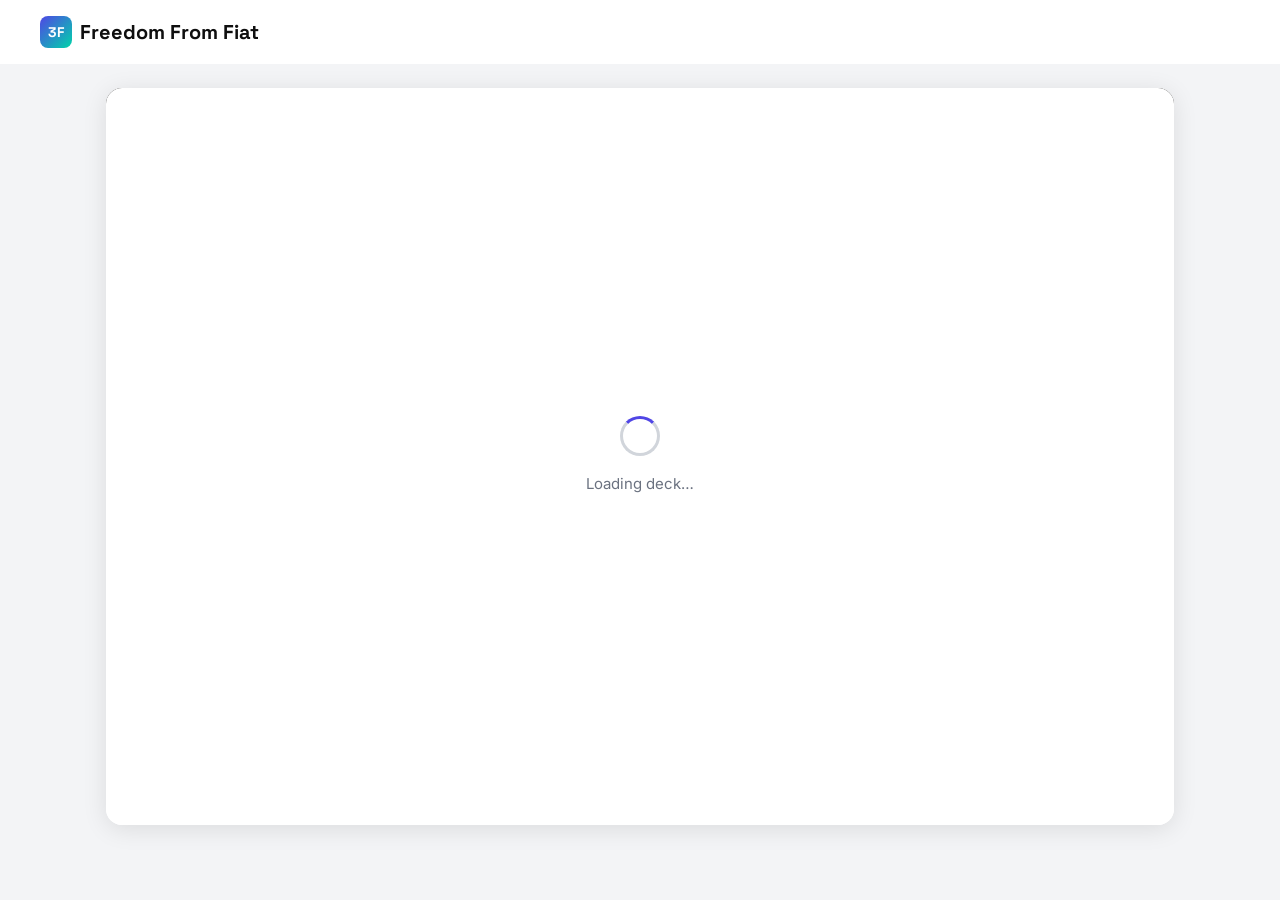
<file: investors.html>
<!DOCTYPE html>
<html lang="en">
<head>
  <meta charset="UTF-8">
  <meta name="viewport" content="width=device-width, initial-scale=1.0">
  <title>3F Investor Deck</title>
  <link rel="preconnect" href="https://fonts.googleapis.com">
  <link rel="preconnect" href="https://fonts.gstatic.com" crossorigin>
  <link href="https://fonts.googleapis.com/css2?family=Inter:wght@400;500;600;700&family=Space+Grotesk:wght@500;600;700&display=swap" rel="stylesheet">
  <meta name="robots" content="noindex, nofollow">
  <style>
    :root {
      --primary: #5046e5;
      --primary-dark: #3d35b5;
      --accent: #00d4aa;
      --dark: #0f0f0f;
      --gray-700: #374151;
      --gray-500: #6b7280;
      --gray-300: #d1d5db;
      --gray-100: #f3f4f6;
      --white: #ffffff;
    }
    * { margin: 0; padding: 0; box-sizing: border-box; }
    body {
      font-family: 'Inter', -apple-system, BlinkMacSystemFont, sans-serif;
      background: var(--gray-100);
      color: #1a1a1a;
      line-height: 1.6;
      min-height: 100vh;
    }
    nav {
      position: fixed;
      top: 0;
      left: 0;
      right: 0;
      background: rgba(255, 255, 255, 0.95);
      backdrop-filter: blur(10px);
      border-bottom: 1px solid var(--gray-100);
      z-index: 1000;
      padding: 1rem 2rem;
    }
    .nav-container {
      max-width: 1200px;
      margin: 0 auto;
      display: flex;
      justify-content: space-between;
      align-items: center;
    }
    .logo {
      font-family: 'Space Grotesk', sans-serif;
      font-weight: 700;
      font-size: 1.25rem;
      color: var(--dark);
      text-decoration: none;
      display: flex;
      align-items: center;
      gap: 0.5rem;
    }
    .logo-icon {
      width: 32px;
      height: 32px;
      background: linear-gradient(135deg, var(--primary), var(--accent));
      border-radius: 8px;
      display: flex;
      align-items: center;
      justify-content: center;
      color: white;
      font-weight: 700;
      font-size: 0.875rem;
    }
    .page-container {
      max-width: 1100px;
      margin: 0 auto;
      padding: 5.5rem 1rem 2rem;
    }
    .demo-frame-container {
      background: var(--white);
      border-radius: 16px;
      overflow: hidden;
      box-shadow: 0 4px 24px rgba(0, 0, 0, 0.1);
      position: relative;
    }
    .iframe-loading-overlay {
      position: absolute;
      inset: 0;
      background: var(--white);
      display: flex;
      flex-direction: column;
      align-items: center;
      justify-content: center;
      gap: 1rem;
      z-index: 10;
      transition: opacity 0.4s ease;
    }
    .iframe-loading-overlay.hidden {
      opacity: 0;
      pointer-events: none;
    }
    .iframe-spinner {
      width: 40px;
      height: 40px;
      border: 3px solid var(--gray-300);
      border-top-color: var(--primary);
      border-radius: 50%;
      animation: spin 0.8s linear infinite;
    }
    @keyframes spin {
      to { transform: rotate(360deg); }
    }
    .iframe-loading-overlay p {
      color: var(--gray-500);
      font-size: 0.9375rem;
    }
    .demo-frame-header {
      background: var(--dark);
      padding: 1rem 1.5rem;
      display: flex;
      align-items: center;
      gap: 0.5rem;
    }
    .demo-frame-dot {
      width: 12px;
      height: 12px;
      border-radius: 50%;
    }
    .demo-frame-dot.red { background: #ff5f56; }
    .demo-frame-dot.yellow { background: #ffbd2e; }
    .demo-frame-dot.green { background: #27ca40; }
    .demo-frame-title {
      color: var(--gray-500);
      font-size: 0.875rem;
      margin-left: 1rem;
    }
    .demo-iframe {
      width: 100%;
      height: 675px;
      border: none;
    }
    @media (max-width: 640px) {
      .demo-iframe { height: 400px; }
    }
  </style>
</head>
<body>
  <nav>
    <div class="nav-container">
      <a href="index.html" class="logo">
        <div class="logo-icon">3F</div>
        Freedom From Fiat
      </a>
    </div>
  </nav>

  <div class="page-container">
    <div class="demo-frame-container">
      <div class="demo-frame-header">
        <span class="demo-frame-dot red"></span>
        <span class="demo-frame-dot yellow"></span>
        <span class="demo-frame-dot green"></span>
        <span class="demo-frame-title">Investor Deck</span>
      </div>
      <div class="iframe-loading-overlay" id="iframeOverlay">
        <div class="iframe-spinner"></div>
        <p>Loading deck…</p>
      </div>
      <iframe
        class="demo-iframe"
        id="deckIframe"
        src="https://docs.google.com/presentation/d/1g-_3dGNwbVF0mHuvpdP2EceaFuST6a0QbT26TtkkqAI/embed?start=false&loop=false&delayms=3000"
        title="3F Investor Deck"
        allowfullscreen
      ></iframe>
    </div>
  </div>

  <script>
    const overlay = document.getElementById('iframeOverlay');
    const iframe = document.getElementById('deckIframe');
    iframe.addEventListener('load', function() {
      setTimeout(() => overlay.classList.add('hidden'), 1500);
    });
  </script>
</body>
</html>
</file>
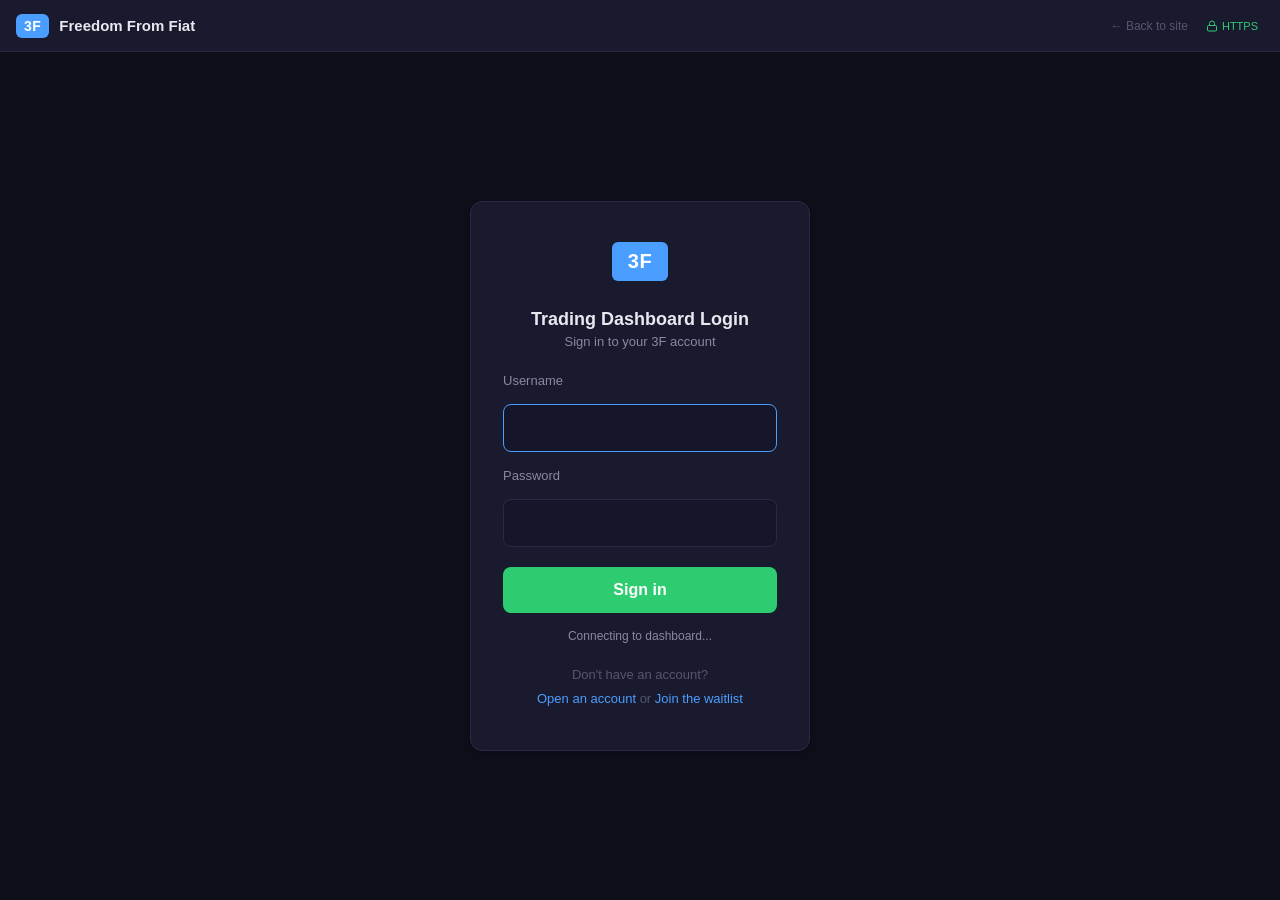
<file: login.html>
<!DOCTYPE html>
<html lang="en">
<head>
  <meta charset="UTF-8">
  <meta name="viewport" content="width=device-width, initial-scale=1.0">
  <meta name="theme-color" content="#0f0f1a">
  <title>Trading Dashboard Login | Freedom From Fiat</title>
  <style>
    /* Ported from 3F-Payments-App/dashboard/static/css/style.css to keep this
       page visually identical to app.freedomfromfiat.com/login. */
    :root {
      --bg-primary: #0f0f1a;
      --bg-card: #1a1a2e;
      --bg-input: #16162a;
      --text-primary: #e8e8f0;
      --text-secondary: #8888a0;
      --text-muted: #555570;
      --accent-blue: #4a9eff;
      --accent-green: #2ecc71;
      --accent-red: #e74c3c;
      --border-color: #2a2a44;
      --radius: 12px;
      --radius-sm: 8px;
      --shadow: 0 2px 8px rgba(0,0,0,0.3);
      --top-bar-height: 52px;
    }

    * { margin: 0; padding: 0; box-sizing: border-box; }

    body {
      font-family: -apple-system, BlinkMacSystemFont, "Segoe UI", Roboto, sans-serif;
      background: var(--bg-primary);
      color: var(--text-primary);
      min-height: 100vh;
      padding-top: var(--top-bar-height);
      -webkit-font-smoothing: antialiased;
    }

    .top-bar {
      position: fixed;
      top: 0;
      left: 0;
      right: 0;
      height: var(--top-bar-height);
      background: var(--bg-card);
      border-bottom: 1px solid var(--border-color);
      display: flex;
      align-items: center;
      justify-content: space-between;
      padding: 0 16px;
      z-index: 100;
    }

    .top-bar-left {
      display: flex;
      align-items: center;
      gap: 10px;
    }

    .logo {
      background: var(--accent-blue);
      color: #fff;
      font-weight: 800;
      font-size: 14px;
      padding: 4px 8px;
      border-radius: 6px;
      letter-spacing: 0.5px;
      text-decoration: none;
    }

    .app-title {
      font-size: 15px;
      font-weight: 600;
      color: var(--text-primary);
    }

    .nav-back {
      font-size: 12px;
      color: var(--text-muted);
      text-decoration: none;
    }

    .nav-back:hover { color: var(--text-primary); }

    .secure-badge {
      display: inline-flex;
      align-items: center;
      gap: 4px;
      font-size: 11px;
      color: var(--accent-green);
      padding: 2px 6px;
    }

    .secure-badge svg {
      width: 12px;
      height: 12px;
    }

    .login-container {
      display: flex;
      align-items: center;
      justify-content: center;
      min-height: calc(100vh - var(--top-bar-height));
      padding: 16px;
    }

    .login-card {
      background: var(--bg-card);
      border: 1px solid var(--border-color);
      border-radius: var(--radius);
      padding: 40px 32px;
      width: 100%;
      max-width: 340px;
      text-align: center;
      box-shadow: var(--shadow);
    }

    .login-logo {
      font-size: 20px;
      padding: 8px 16px;
      margin-bottom: 12px;
      display: inline-block;
    }

    .login-title {
      font-size: 18px;
      font-weight: 600;
      color: var(--text-primary);
      margin: 16px 0 4px;
    }

    .subtitle {
      font-size: 13px;
      color: var(--text-secondary);
      margin-bottom: 24px;
    }

    .login-form {
      display: flex;
      flex-direction: column;
      gap: 16px;
    }

    .login-label {
      font-size: 13px;
      color: var(--text-secondary);
      text-align: left;
    }

    .pin-input {
      width: 100%;
      padding: 14px 16px;
      background: var(--bg-input);
      border: 1px solid var(--border-color);
      border-radius: var(--radius-sm);
      color: var(--text-primary);
      font-size: 16px;
      font-weight: 600;
      text-align: left;
      outline: none;
      transition: border-color 0.15s;
      font-family: inherit;
    }

    .pin-input:focus { border-color: var(--accent-blue); }

    .btn {
      display: inline-flex;
      align-items: center;
      justify-content: center;
      padding: 10px 20px;
      border: none;
      border-radius: var(--radius-sm);
      font-size: 14px;
      font-weight: 600;
      cursor: pointer;
      transition: opacity 0.15s, transform 0.1s;
      -webkit-tap-highlight-color: transparent;
      font-family: inherit;
    }

    .btn:active { transform: scale(0.97); }
    .btn:disabled { opacity: 0.5; cursor: not-allowed; }

    .btn-success {
      background: var(--accent-green);
      color: #fff;
    }

    .login-btn {
      width: 100%;
      padding: 14px;
      font-size: 16px;
      margin-top: 4px;
    }

    .login-signup-text {
      margin-top: 20px;
      text-align: center;
      font-size: 13px;
      line-height: 1.8;
      color: var(--text-muted);
    }

    .login-signup-text a {
      color: var(--accent-blue);
      text-decoration: none;
      font-weight: 500;
    }

    .login-signup-text a:hover { text-decoration: underline; }

    .status {
      font-size: 12px;
      color: var(--text-secondary);
      text-align: center;
      margin-top: 16px;
      min-height: 1em;
    }

    .status.ready { color: var(--accent-green); }
  </style>
</head>
<body>

  <header class="top-bar">
    <div class="top-bar-left">
      <a href="/" class="logo">3F</a>
      <span class="app-title">Freedom From Fiat</span>
    </div>
    <div class="top-bar-right" style="display:flex;align-items:center;gap:12px;">
      <a href="/" class="nav-back">← Back to site</a>
      <span class="secure-badge">
        <svg viewBox="0 0 24 24" fill="none" stroke="currentColor" stroke-width="2"><rect x="3" y="11" width="18" height="11" rx="2" ry="2"/><path d="M7 11V7a5 5 0 0 1 10 0v4"/></svg>
        HTTPS
      </span>
    </div>
  </header>

  <div class="login-container">
    <div class="login-card">
      <span class="logo login-logo">3F</span>
      <h1 class="login-title">Trading Dashboard Login</h1>
      <p class="subtitle">Sign in to your 3F account</p>

      <form method="POST" action="https://app.freedomfromfiat.com/login" class="login-form">
        <label for="username" class="login-label">Username</label>
        <input type="text" id="username" name="username"
               autocomplete="username" class="pin-input" autofocus required>

        <label for="password" class="login-label">Password</label>
        <input type="password" id="password" name="password"
               autocomplete="current-password" class="pin-input" required>

        <button type="submit" class="btn btn-success login-btn">Sign in</button>
      </form>

      <p class="status" id="status">Connecting to dashboard...</p>

      <p class="login-signup-text">
        Don't have an account?<br>
        <a href="https://app.freedomfromfiat.com/signup" id="open-account-link">Open an account</a> or
        <a href="/waitlist">Join the waitlist</a>
      </p>
    </div>
  </div>

  <script>
    const statusEl  = document.getElementById('status');
    const form      = document.querySelector('form');
    const btn       = document.querySelector('button[type="submit"]');
    const healthUrl = 'https://app.freedomfromfiat.com/health';
    const start     = Date.now();
    let renderReady = false;

    // Poll /health every 2 s until the Flask app returns a real 200.
    // Render's cold-start infrastructure returns an immediate non-200 response
    // while spinning up, so we can't trust a single ping.
    const pingPromise = (async function poll() {
      while (true) {
        try {
          const r = await fetch(`${healthUrl}?_=${Date.now()}`);
          if (r.ok) {
            renderReady = true;
            const elapsed = ((Date.now() - start) / 1000).toFixed(1);
            statusEl.textContent = `Dashboard ready (${elapsed}s)`;
            statusEl.classList.add('ready');
            return;
          }
        } catch (_) {}
        await new Promise(resolve => setTimeout(resolve, 2000));
      }
    })();

    // Shared hold-and-wait: disables further interaction, shows the waking-up
    // message, then runs `then` once Render responds. Used by both the login
    // form submit and the Open Account link below.
    function whenReady(readyMessage, then) {
      statusEl.textContent = 'Server is waking up, please wait…';
      statusEl.classList.remove('ready');

      pingPromise.then(() => {
        statusEl.textContent = readyMessage;
        statusEl.classList.add('ready');
        then();
      });
    }

    // Intercept submit: if Render isn't up yet, hold the form here on the
    // static page with a clear message rather than navigating to a blank tab.
    form.addEventListener('submit', function (e) {
      if (renderReady) return; // already up — let browser submit normally

      e.preventDefault();
      btn.disabled = true;
      whenReady('Ready — signing in…', () => form.submit());
    });

    // Same gating for the Open Account link — it also targets the sleeping
    // Render app, so don't navigate until /health confirms it's awake.
    const openAccountLink = document.getElementById('open-account-link');
    openAccountLink.addEventListener('click', function (e) {
      if (renderReady) return; // already up — let the link navigate normally

      e.preventDefault();
      openAccountLink.style.pointerEvents = 'none';
      whenReady('Ready — redirecting…', () => {
        window.location.href = openAccountLink.href;
      });
    });
  </script>

</body>
</html>
</file>
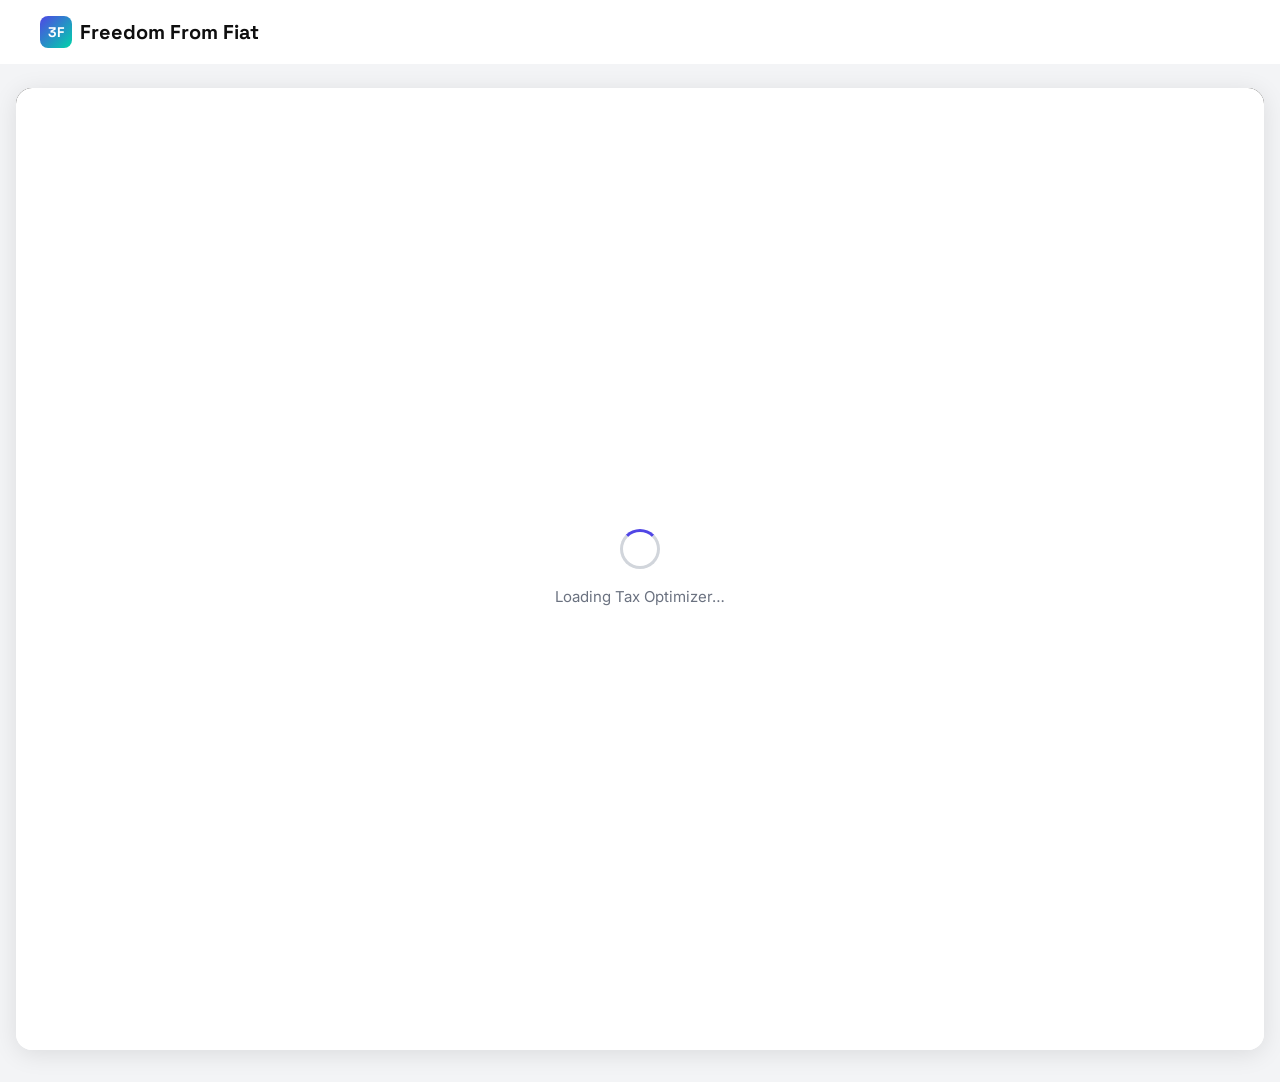
<file: plus.html>
<!DOCTYPE html>
<html lang="en">
<head>
  <meta charset="UTF-8">
  <meta name="viewport" content="width=device-width, initial-scale=1.0">
  <title>3F Tax Optimizer</title>
  <link rel="preconnect" href="https://fonts.googleapis.com">
  <link rel="preconnect" href="https://fonts.gstatic.com" crossorigin>
  <link href="https://fonts.googleapis.com/css2?family=Inter:wght@400;500;600;700&family=Space+Grotesk:wght@500;600;700&display=swap" rel="stylesheet">
  <meta name="robots" content="noindex, nofollow">
  <style>
    :root {
      --primary: #5046e5;
      --primary-dark: #3d35b5;
      --accent: #00d4aa;
      --dark: #0f0f0f;
      --gray-700: #374151;
      --gray-500: #6b7280;
      --gray-300: #d1d5db;
      --gray-100: #f3f4f6;
      --white: #ffffff;
    }
    * { margin: 0; padding: 0; box-sizing: border-box; }
    body {
      font-family: 'Inter', -apple-system, BlinkMacSystemFont, sans-serif;
      background: var(--gray-100);
      color: #1a1a1a;
      line-height: 1.6;
      min-height: 100vh;
    }
    nav {
      position: fixed;
      top: 0;
      left: 0;
      right: 0;
      background: rgba(255, 255, 255, 0.95);
      backdrop-filter: blur(10px);
      border-bottom: 1px solid var(--gray-100);
      z-index: 1000;
      padding: 1rem 2rem;
    }
    .nav-container {
      max-width: 1200px;
      margin: 0 auto;
      display: flex;
      justify-content: space-between;
      align-items: center;
    }
    .logo {
      font-family: 'Space Grotesk', sans-serif;
      font-weight: 700;
      font-size: 1.25rem;
      color: var(--dark);
      text-decoration: none;
      display: flex;
      align-items: center;
      gap: 0.5rem;
    }
    .logo-icon {
      width: 32px;
      height: 32px;
      background: linear-gradient(135deg, var(--primary), var(--accent));
      border-radius: 8px;
      display: flex;
      align-items: center;
      justify-content: center;
      color: white;
      font-weight: 700;
      font-size: 0.875rem;
    }
    .page-container {
      max-width: 100%;
      margin: 0 auto;
      padding: 5.5rem 1rem 2rem;
    }
    .demo-frame-container {
      background: var(--white);
      border-radius: 16px;
      overflow: hidden;
      box-shadow: 0 4px 24px rgba(0, 0, 0, 0.1);
      position: relative;
    }
    .iframe-loading-overlay {
      position: absolute;
      inset: 0;
      background: var(--white);
      display: flex;
      flex-direction: column;
      align-items: center;
      justify-content: center;
      gap: 1rem;
      z-index: 10;
      transition: opacity 0.4s ease;
    }
    .iframe-loading-overlay.hidden {
      opacity: 0;
      pointer-events: none;
    }
    .iframe-spinner {
      width: 40px;
      height: 40px;
      border: 3px solid var(--gray-300);
      border-top-color: var(--primary);
      border-radius: 50%;
      animation: spin 0.8s linear infinite;
    }
    @keyframes spin {
      to { transform: rotate(360deg); }
    }
    .iframe-loading-overlay p {
      color: var(--gray-500);
      font-size: 0.9375rem;
    }
    .demo-frame-header {
      background: var(--dark);
      padding: 1rem 1.5rem;
      display: flex;
      align-items: center;
      gap: 0.5rem;
    }
    .demo-frame-dot {
      width: 12px;
      height: 12px;
      border-radius: 50%;
    }
    .demo-frame-dot.red { background: #ff5f56; }
    .demo-frame-dot.yellow { background: #ffbd2e; }
    .demo-frame-dot.green { background: #27ca40; }
    .demo-frame-title {
      color: var(--gray-500);
      font-size: 0.875rem;
      margin-left: 1rem;
    }
    .demo-iframe {
      width: 100%;
      height: 900px;
      border: none;
    }
    @media (max-width: 640px) {
      .demo-iframe { height: 700px; }
    }
  </style>
</head>
<body>
  <nav>
    <div class="nav-container">
      <a href="index.html" class="logo">
        <div class="logo-icon">3F</div>
        Freedom From Fiat
      </a>
    </div>
  </nav>

  <div class="page-container">
    <div class="demo-frame-container">
      <div class="demo-frame-header">
        <span class="demo-frame-dot red"></span>
        <span class="demo-frame-dot yellow"></span>
        <span class="demo-frame-dot green"></span>
        <span class="demo-frame-title">Tax Optimizer v2.5</span>
      </div>
      <div class="iframe-loading-overlay" id="iframeOverlay">
        <div class="iframe-spinner"></div>
        <p>Loading Tax Optimizer…</p>
      </div>
      <iframe
        class="demo-iframe"
        id="appIframe"
        src="https://crypto-tax-optimizer-plus.onrender.com"
        title="3F Tax Optimizer"
      ></iframe>
    </div>
  </div>

  <script>
    const overlay = document.getElementById('iframeOverlay');
    const iframe = document.getElementById('appIframe');
    iframe.addEventListener('load', function() {
      setTimeout(() => overlay.classList.add('hidden'), 1500);
    });
  </script>
</body>
</html>
</file>
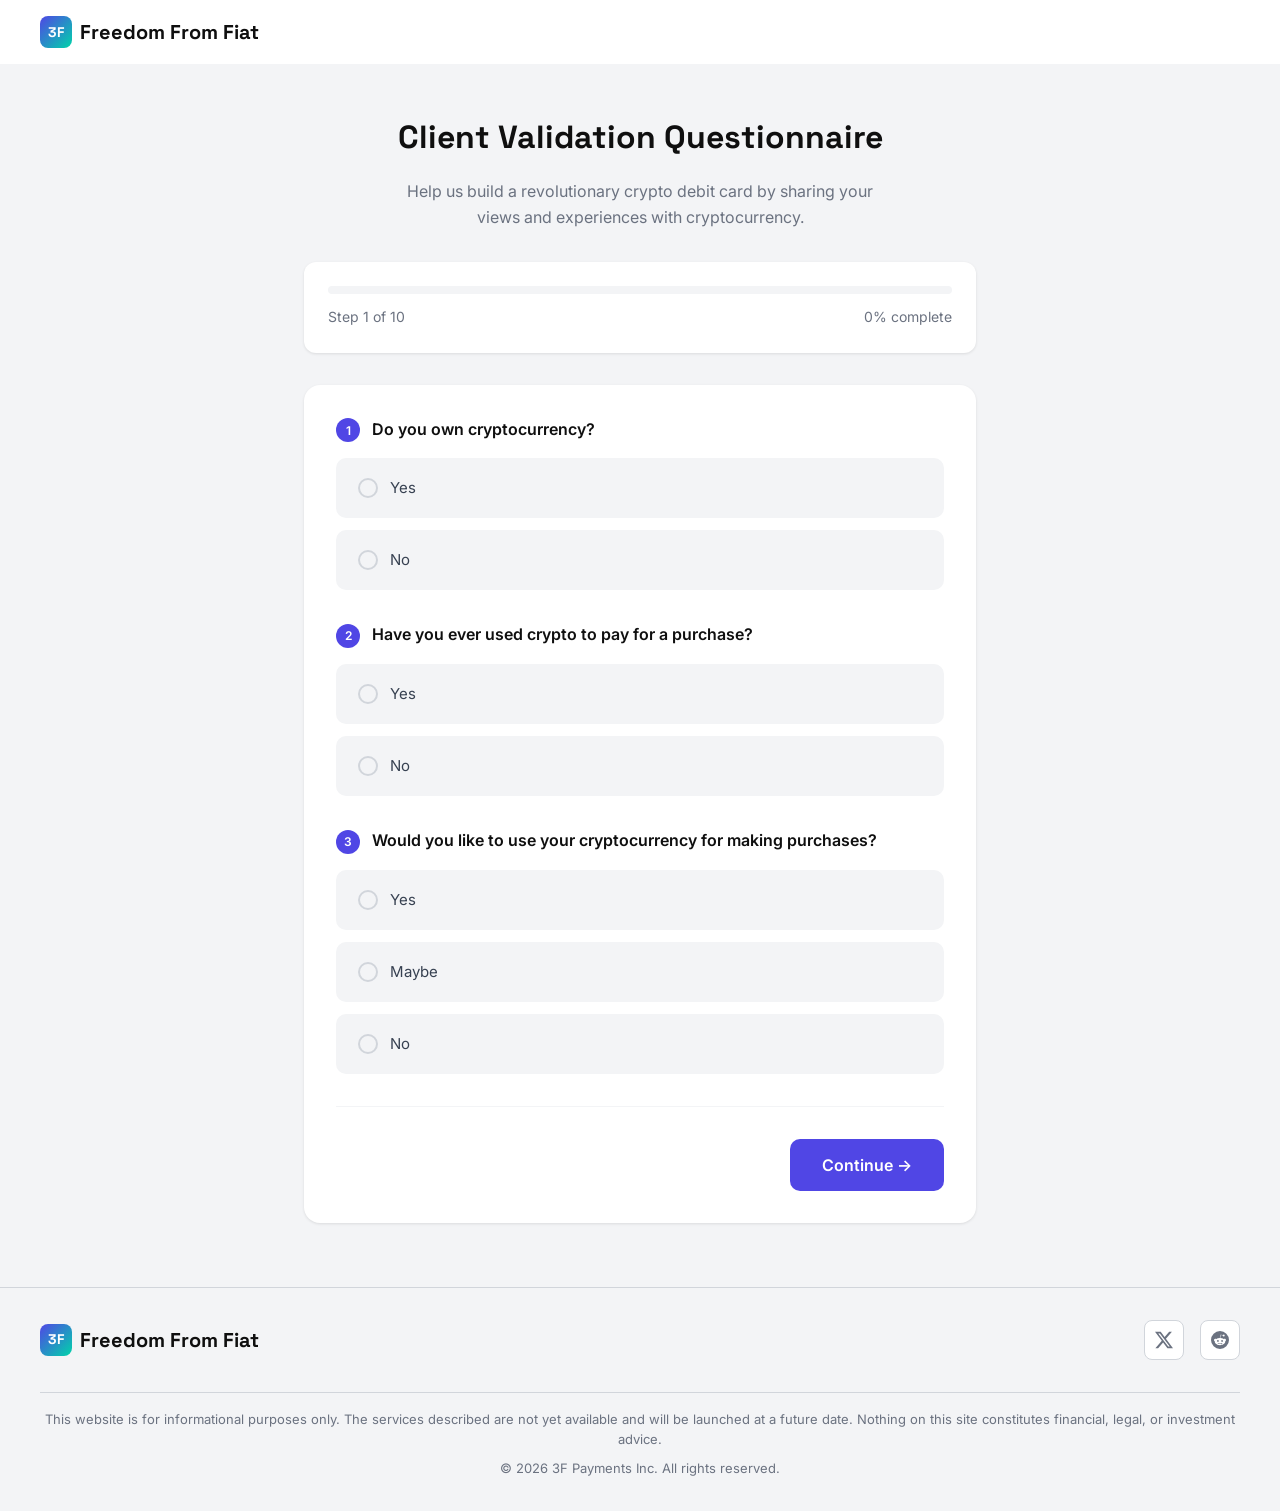
<file: questionnaire.html>
<!DOCTYPE html>
<html lang="en">
<head>
  <meta charset="UTF-8">
  <meta name="viewport" content="width=device-width, initial-scale=1.0">
  <title>Client Questionnaire | Crypto Freedom Debit Card</title>
  <link rel="preconnect" href="https://fonts.googleapis.com">
  <link rel="preconnect" href="https://fonts.gstatic.com" crossorigin>
  <link href="https://fonts.googleapis.com/css2?family=Inter:wght@400;500;600;700&family=Space+Grotesk:wght@500;600;700&display=swap" rel="stylesheet">
  <style>
    :root {
      --primary: #5046e5;
      --primary-dark: #3d35b5;
      --accent: #00d4aa;
      --dark: #0f0f0f;
      --gray-900: #1a1a1a;
      --gray-700: #374151;
      --gray-500: #6b7280;
      --gray-300: #d1d5db;
      --gray-100: #f3f4f6;
      --white: #ffffff;
    }
    * { margin: 0; padding: 0; box-sizing: border-box; }
    body {
      font-family: 'Inter', -apple-system, BlinkMacSystemFont, sans-serif;
      background: var(--gray-100);
      color: var(--gray-900);
      line-height: 1.6;
      min-height: 100vh;
    }
    nav {
      position: fixed;
      top: 0;
      left: 0;
      right: 0;
      background: rgba(255, 255, 255, 0.95);
      backdrop-filter: blur(10px);
      border-bottom: 1px solid var(--gray-100);
      z-index: 1000;
      padding: 1rem 2rem;
    }
    .nav-container {
      max-width: 1200px;
      margin: 0 auto;
      display: flex;
      justify-content: space-between;
      align-items: center;
    }
    .logo {
      font-family: 'Space Grotesk', sans-serif;
      font-weight: 700;
      font-size: 1.25rem;
      color: var(--dark);
      text-decoration: none;
      display: flex;
      align-items: center;
      gap: 0.5rem;
    }
    .logo-icon {
      width: 32px;
      height: 32px;
      background: linear-gradient(135deg, var(--primary), var(--accent));
      border-radius: 8px;
      display: flex;
      align-items: center;
      justify-content: center;
      color: white;
      font-weight: 700;
      font-size: 0.875rem;
    }
    .questionnaire-container {
      max-width: 720px;
      margin: 0 auto;
      padding: 7rem 1.5rem 4rem;
    }
    .questionnaire-header {
      text-align: center;
      margin-bottom: 2rem;
    }
    .questionnaire-header h1 {
      font-family: 'Space Grotesk', sans-serif;
      font-size: 2rem;
      font-weight: 700;
      color: var(--dark);
      margin-bottom: 1rem;
    }
    .questionnaire-header p {
      color: var(--gray-500);
      font-size: 1rem;
      max-width: 500px;
      margin: 0 auto;
    }
    .progress-container {
      background: var(--white);
      border-radius: 12px;
      padding: 1.5rem;
      margin-bottom: 2rem;
      box-shadow: 0 1px 3px rgba(0,0,0,0.1);
    }
    .progress-bar {
      height: 8px;
      background: var(--gray-100);
      border-radius: 4px;
      overflow: hidden;
    }
    .progress-fill {
      height: 100%;
      background: linear-gradient(90deg, var(--primary), var(--accent));
      border-radius: 4px;
      transition: width 0.3s ease;
    }
    .progress-text {
      display: flex;
      justify-content: space-between;
      margin-top: 0.75rem;
      font-size: 0.875rem;
      color: var(--gray-500);
    }
    .form-card {
      background: var(--white);
      border-radius: 16px;
      padding: 2rem;
      box-shadow: 0 1px 3px rgba(0,0,0,0.1);
    }
    .form-step { display: none; }
    .form-step.active { display: block; }
    .question-group { margin-bottom: 2rem; }
    .question-group:last-child { margin-bottom: 0; }
    .question-label {
      display: block;
      font-weight: 600;
      color: var(--dark);
      margin-bottom: 1rem;
      font-size: 1rem;
    }
    .question-number {
      display: inline-flex;
      align-items: center;
      justify-content: center;
      width: 24px;
      height: 24px;
      background: var(--primary);
      color: white;
      border-radius: 50%;
      font-size: 0.75rem;
      margin-right: 0.75rem;
    }
    .options-list {
      display: flex;
      flex-direction: column;
      gap: 0.75rem;
    }
    .option-item { position: relative; }
    .option-item input {
      position: absolute;
      opacity: 0;
      cursor: pointer;
    }
    .option-label {
      display: flex;
      align-items: center;
      padding: 1rem 1.25rem;
      background: var(--gray-100);
      border: 2px solid transparent;
      border-radius: 10px;
      cursor: pointer;
      transition: all 0.2s;
      font-size: 0.9375rem;
      color: var(--gray-700);
    }
    .option-label:hover {
      background: var(--white);
      border-color: var(--gray-300);
    }
    .option-item input:checked + .option-label {
      background: rgba(80, 70, 229, 0.1);
      border-color: var(--primary);
      color: var(--dark);
    }
    .option-indicator {
      width: 20px;
      height: 20px;
      border: 2px solid var(--gray-300);
      border-radius: 50%;
      margin-right: 0.75rem;
      display: flex;
      align-items: center;
      justify-content: center;
      flex-shrink: 0;
      transition: all 0.2s;
    }
    .option-item input[type="checkbox"] + .option-label .option-indicator {
      border-radius: 4px;
    }
    .option-item input:checked + .option-label .option-indicator {
      background: var(--primary);
      border-color: var(--primary);
    }
    .option-item input:checked + .option-label .option-indicator::after {
      content: '';
      width: 8px;
      height: 8px;
      background: white;
      border-radius: 50%;
    }
    .option-item input[type="checkbox"]:checked + .option-label .option-indicator::after {
      width: 10px;
      height: 6px;
      background: transparent;
      border-left: 2px solid white;
      border-bottom: 2px solid white;
      transform: rotate(-45deg);
      margin-bottom: 2px;
      border-radius: 0;
    }
    .text-input {
      width: 100%;
      padding: 1rem 1.25rem;
      border: 2px solid var(--gray-300);
      border-radius: 10px;
      font-size: 1rem;
      font-family: inherit;
      transition: all 0.2s;
      background: var(--white);
    }
    .text-input:focus {
      outline: none;
      border-color: var(--primary);
      box-shadow: 0 0 0 3px rgba(80, 70, 229, 0.1);
    }
    textarea.text-input { min-height: 120px; resize: vertical; }
    .number-input-container {
      display: flex;
      align-items: center;
      gap: 1rem;
    }
    .number-input {
      width: 120px;
      padding: 1rem 1.25rem;
      border: 2px solid var(--gray-300);
      border-radius: 10px;
      font-size: 1rem;
      font-family: inherit;
      text-align: center;
    }
    .number-input:focus {
      outline: none;
      border-color: var(--primary);
    }
    .range-container { padding: 1rem 0; }
    .range-labels {
      display: flex;
      justify-content: space-between;
      margin-bottom: 0.5rem;
      font-size: 0.875rem;
      color: var(--gray-500);
    }
    .range-input {
      width: 100%;
      height: 8px;
      -webkit-appearance: none;
      background: var(--gray-100);
      border-radius: 4px;
      outline: none;
    }
    .range-input::-webkit-slider-thumb {
      -webkit-appearance: none;
      width: 24px;
      height: 24px;
      background: var(--primary);
      border-radius: 50%;
      cursor: pointer;
      box-shadow: 0 2px 6px rgba(80, 70, 229, 0.3);
    }
    .range-value {
      text-align: center;
      margin-top: 0.75rem;
      font-size: 1.5rem;
      font-weight: 700;
      color: var(--primary);
      font-family: 'Space Grotesk', sans-serif;
    }
    .select-input {
      width: 100%;
      padding: 1rem 1.25rem;
      border: 2px solid var(--gray-300);
      border-radius: 10px;
      font-size: 1rem;
      font-family: inherit;
      background: var(--white);
      cursor: pointer;
      appearance: none;
      background-image: url("data:image/svg+xml,%3Csvg xmlns='http://www.w3.org/2000/svg' width='24' height='24' viewBox='0 0 24 24' fill='none' stroke='%236b7280' stroke-width='2'%3E%3Cpolyline points='6 9 12 15 18 9'%3E%3C/polyline%3E%3C/svg%3E");
      background-repeat: no-repeat;
      background-position: right 1rem center;
      background-size: 20px;
    }
    .select-input:focus {
      outline: none;
      border-color: var(--primary);
    }
    .state-select { margin-top: 1rem; display: none; }
    .state-select.visible { display: block; }
    .other-input { margin-top: 0.75rem; display: none; }
    .other-input.visible { display: block; }
    .btn {
      display: inline-flex;
      align-items: center;
      justify-content: center;
      padding: 1rem 2rem;
      border-radius: 10px;
      font-weight: 600;
      font-size: 1rem;
      text-decoration: none;
      transition: all 0.2s;
      cursor: pointer;
      border: none;
      font-family: inherit;
    }
    .btn-primary {
      background: var(--primary);
      color: white;
    }
    .btn-primary:hover {
      background: var(--primary-dark);
      transform: translateY(-1px);
    }
    .btn-secondary {
      background: var(--gray-100);
      color: var(--gray-700);
    }
    .btn-secondary:hover { background: var(--gray-300); }
    .form-actions {
      display: flex;
      justify-content: space-between;
      margin-top: 2rem;
      padding-top: 2rem;
      border-top: 1px solid var(--gray-100);
    }
    .disqualification-message, .thank-you-message {
      text-align: center;
      padding: 2rem;
    }
    .disqualification-message h2, .thank-you-message h2 {
      font-family: 'Space Grotesk', sans-serif;
      font-size: 1.5rem;
      color: var(--dark);
      margin-bottom: 1rem;
    }
    .disqualification-message p, .thank-you-message p {
      color: var(--gray-500);
      margin-bottom: 1.5rem;
    }
    .thank-you-icon {
      width: 80px;
      height: 80px;
      background: linear-gradient(135deg, var(--primary), var(--accent));
      border-radius: 50%;
      display: flex;
      align-items: center;
      justify-content: center;
      margin: 0 auto 2rem;
    }
    .thank-you-icon svg { width: 40px; height: 40px; color: white; }
    .info-box {
      background: var(--gray-100);
      padding: 1.5rem;
      border-radius: 12px;
      margin-bottom: 1.5rem;
      font-size: 0.9375rem;
      color: var(--gray-700);
    }
    @media (max-width: 640px) {
      .questionnaire-container { padding: 6rem 1rem 2rem; }
      .form-card { padding: 1.5rem; }
      .form-actions { flex-direction: column; gap: 1rem; }
      .form-actions .btn { width: 100%; }
    }

    footer { background: var(--gray-100); padding: 2rem; border-top: 1px solid var(--gray-300); }
    .footer-container { max-width: 1200px; margin: 0 auto; display: flex; justify-content: space-between; align-items: center; flex-wrap: wrap; gap: 1rem; }
    .footer-social { display: flex; gap: 1rem; }
    .footer-social a { width: 40px; height: 40px; background: var(--white); border: 1px solid var(--gray-300); border-radius: 8px; display: flex; align-items: center; justify-content: center; color: var(--gray-500); transition: all 0.2s; }
    .footer-social a:hover { border-color: var(--primary); color: var(--primary); }
    .footer-legal { width: 100%; text-align: center; padding-top: 1rem; margin-top: 1rem; border-top: 1px solid var(--gray-300); color: var(--gray-500); font-size: 0.8125rem; }
  </style>
</head>
<body>
  <nav>
    <div class="nav-container">
      <a href="index.html" class="logo">
        <div class="logo-icon">3F</div>
        Freedom From Fiat
      </a>
    </div>
  </nav>

  <div class="questionnaire-container">
    <div class="questionnaire-header">
      <h1>Client Validation Questionnaire</h1>
      <p>Help us build a revolutionary crypto debit card by sharing your views and experiences with cryptocurrency.</p>
    </div>

    <div class="progress-container" id="progressContainer">
      <div class="progress-bar">
        <div class="progress-fill" id="progressFill" style="width: 0%"></div>
      </div>
      <div class="progress-text">
        <span id="stepIndicator">Step 1 of 10</span>
        <span id="percentComplete">0% complete</span>
      </div>
    </div>

    <div class="form-card">
      <form id="questionnaireForm">
        
        <!-- Step 1: Crypto Ownership & Intent -->
        <div class="form-step active" data-step="1">
          <div class="question-group">
            <label class="question-label"><span class="question-number">1</span>Do you own cryptocurrency?</label>
            <div class="options-list">
              <div class="option-item">
                <input type="radio" name="q1_own_crypto" id="q1_yes" value="yes" required>
                <label class="option-label" for="q1_yes"><span class="option-indicator"></span>Yes</label>
              </div>
              <div class="option-item">
                <input type="radio" name="q1_own_crypto" id="q1_no" value="no">
                <label class="option-label" for="q1_no"><span class="option-indicator"></span>No</label>
              </div>
            </div>
          </div>
          <div class="question-group">
            <label class="question-label"><span class="question-number">2</span>Have you ever used crypto to pay for a purchase?</label>
            <div class="options-list">
              <div class="option-item">
                <input type="radio" name="q2_used_crypto" id="q2_yes" value="yes" required>
                <label class="option-label" for="q2_yes"><span class="option-indicator"></span>Yes</label>
              </div>
              <div class="option-item">
                <input type="radio" name="q2_used_crypto" id="q2_no" value="no">
                <label class="option-label" for="q2_no"><span class="option-indicator"></span>No</label>
              </div>
            </div>
          </div>
          <div class="question-group">
            <label class="question-label"><span class="question-number">3</span>Would you like to use your cryptocurrency for making purchases?</label>
            <div class="options-list">
              <div class="option-item">
                <input type="radio" name="q3_want_spend" id="q3_yes" value="yes" required>
                <label class="option-label" for="q3_yes"><span class="option-indicator"></span>Yes</label>
              </div>
              <div class="option-item">
                <input type="radio" name="q3_want_spend" id="q3_maybe" value="maybe">
                <label class="option-label" for="q3_maybe"><span class="option-indicator"></span>Maybe</label>
              </div>
              <div class="option-item">
                <input type="radio" name="q3_want_spend" id="q3_no" value="no">
                <label class="option-label" for="q3_no"><span class="option-indicator"></span>No</label>
              </div>
            </div>
          </div>
        </div>

        <!-- Step 2: Barriers & Plans -->
        <div class="form-step" data-step="2">
          <div class="question-group">
            <label class="question-label"><span class="question-number">4</span>What would stop you from using your cryptocurrency for purchases? (check all that apply)</label>
            <div class="options-list">
              <div class="option-item"><input type="checkbox" name="q4_barriers" id="q4_a" value="investment"><label class="option-label" for="q4_a"><span class="option-indicator"></span>I want to hold my cryptocurrency for investment purposes</label></div>
              <div class="option-item"><input type="checkbox" name="q4_barriers" id="q4_b" value="merchants"><label class="option-label" for="q4_b"><span class="option-indicator"></span>Merchants/stores won't accept cryptocurrency as payment</label></div>
              <div class="option-item"><input type="checkbox" name="q4_barriers" id="q4_c" value="taxes"><label class="option-label" for="q4_c"><span class="option-indicator"></span>I am worried about my tax reporting obligations</label></div>
              <div class="option-item"><input type="checkbox" name="q4_barriers" id="q4_d" value="no_benefit"><label class="option-label" for="q4_d"><span class="option-indicator"></span>It's not worth the trouble. I see no benefit over regular fiat.</label></div>
              <div class="option-item"><input type="checkbox" name="q4_barriers" id="q4_e" value="other"><label class="option-label" for="q4_e"><span class="option-indicator"></span>Other</label></div>
            </div>
            <div class="other-input" id="q4_other_container"><input type="text" class="text-input" name="q4_other_text" placeholder="Please specify..."></div>
          </div>
          <div class="question-group">
            <label class="question-label"><span class="question-number">5</span>If you own cryptocurrency, how did you acquire it? (check all that apply)</label>
            <div class="options-list">
              <div class="option-item"><input type="checkbox" name="q5_acquisition" id="q5_a" value="exchange"><label class="option-label" for="q5_a"><span class="option-indicator"></span>I bought it on an exchange</label></div>
              <div class="option-item"><input type="checkbox" name="q5_acquisition" id="q5_b" value="gift"><label class="option-label" for="q5_b"><span class="option-indicator"></span>It was a gift</label></div>
              <div class="option-item"><input type="checkbox" name="q5_acquisition" id="q5_c" value="rewards"><label class="option-label" for="q5_c"><span class="option-indicator"></span>I earned it from a rewards program</label></div>
              <div class="option-item"><input type="checkbox" name="q5_acquisition" id="q5_d" value="payment"><label class="option-label" for="q5_d"><span class="option-indicator"></span>I received it as payment for a real-world transaction</label></div>
              <div class="option-item"><input type="checkbox" name="q5_acquisition" id="q5_e" value="other"><label class="option-label" for="q5_e"><span class="option-indicator"></span>Other</label></div>
            </div>
            <div class="other-input" id="q5_other_container"><input type="text" class="text-input" name="q5_other_text" placeholder="Please specify..."></div>
          </div>
          <div class="question-group">
            <label class="question-label"><span class="question-number">6</span>What do you plan on doing with your cryptocurrency? (check all that apply)</label>
            <div class="options-list">
              <div class="option-item"><input type="checkbox" name="q6_plans" id="q6_a" value="long_term"><label class="option-label" for="q6_a"><span class="option-indicator"></span>Hold it for a long-term gain (To infinity and beyond…)</label></div>
              <div class="option-item"><input type="checkbox" name="q6_plans" id="q6_b" value="short_term"><label class="option-label" for="q6_b"><span class="option-indicator"></span>Hold it for a short term gain</label></div>
              <div class="option-item"><input type="checkbox" name="q6_plans" id="q6_c" value="discretionary"><label class="option-label" for="q6_c"><span class="option-indicator"></span>Spend it on a discretionary purchase (e.g. a vacation)</label></div>
              <div class="option-item"><input type="checkbox" name="q6_plans" id="q6_d" value="household"><label class="option-label" for="q6_d"><span class="option-indicator"></span>Spend it on household expenses (e.g. groceries or utilities)</label></div>
              <div class="option-item"><input type="checkbox" name="q6_plans" id="q6_e" value="dont_know"><label class="option-label" for="q6_e"><span class="option-indicator"></span>I don't know</label></div>
              <div class="option-item"><input type="checkbox" name="q6_plans" id="q6_f" value="other"><label class="option-label" for="q6_f"><span class="option-indicator"></span>Other</label></div>
            </div>
            <div class="other-input" id="q6_other_container"><input type="text" class="text-input" name="q6_other_text" placeholder="Please specify..."></div>
          </div>
        </div>

        <!-- Step 3: Payment Habits -->
        <div class="form-step" data-step="3">
          <div class="question-group">
            <label class="question-label"><span class="question-number">7</span>Do you use a credit card or debit card for daily spending? (check all that apply)</label>
            <div class="options-list">
              <div class="option-item"><input type="checkbox" name="q7_daily_payment" id="q7_a" value="credit"><label class="option-label" for="q7_a"><span class="option-indicator"></span>Credit Card</label></div>
              <div class="option-item"><input type="checkbox" name="q7_daily_payment" id="q7_b" value="debit"><label class="option-label" for="q7_b"><span class="option-indicator"></span>Debit Card</label></div>
              <div class="option-item"><input type="checkbox" name="q7_daily_payment" id="q7_c" value="cash"><label class="option-label" for="q7_c"><span class="option-indicator"></span>Cash</label></div>
              <div class="option-item"><input type="checkbox" name="q7_daily_payment" id="q7_d" value="check"><label class="option-label" for="q7_d"><span class="option-indicator"></span>Check</label></div>
            </div>
          </div>
          <div class="question-group">
            <label class="question-label"><span class="question-number">8</span>What payment method do you use for monthly spending? (check all that apply)</label>
            <div class="options-list">
              <div class="option-item"><input type="checkbox" name="q8_monthly_payment" id="q8_a" value="credit"><label class="option-label" for="q8_a"><span class="option-indicator"></span>Credit Card</label></div>
              <div class="option-item"><input type="checkbox" name="q8_monthly_payment" id="q8_b" value="debit"><label class="option-label" for="q8_b"><span class="option-indicator"></span>Debit Card</label></div>
              <div class="option-item"><input type="checkbox" name="q8_monthly_payment" id="q8_c" value="bill_pay"><label class="option-label" for="q8_c"><span class="option-indicator"></span>Bill pay</label></div>
              <div class="option-item"><input type="checkbox" name="q8_monthly_payment" id="q8_d" value="other"><label class="option-label" for="q8_d"><span class="option-indicator"></span>Other</label></div>
            </div>
            <div class="other-input" id="q8_other_container"><input type="text" class="text-input" name="q8_other_text" placeholder="Please specify..."></div>
          </div>
          <div class="question-group">
            <label class="question-label"><span class="question-number">9</span>Do you use a mobile app for payment?</label>
            <div class="options-list">
              <div class="option-item"><input type="radio" name="q9_mobile_payment" id="q9_yes" value="yes" required><label class="option-label" for="q9_yes"><span class="option-indicator"></span>Yes</label></div>
              <div class="option-item"><input type="radio" name="q9_mobile_payment" id="q9_no" value="no"><label class="option-label" for="q9_no"><span class="option-indicator"></span>No</label></div>
            </div>
          </div>
          <div class="question-group">
            <label class="question-label"><span class="question-number">10</span>On average, how many times a day do you use your debit or credit card or mobile app to make a purchase?</label>
            <div class="number-input-container">
              <input type="number" class="number-input" name="q10_daily_purchases" min="0" max="50" value="3">
              <span>times per day</span>
            </div>
          </div>
        </div>

        <!-- Step 4: Demographics -->
        <div class="form-step" data-step="4">
          <div class="question-group">
            <label class="question-label"><span class="question-number">11</span>Where do you live?</label>
            <select class="select-input" name="q11_country" id="countrySelect" required>
              <option value="">Select your country...</option>
              <option value="US">United States</option>
              <option value="CA">Canada</option>
              <option value="UK">United Kingdom</option>
              <option value="DE">Germany</option>
              <option value="FR">France</option>
              <option value="AU">Australia</option>
              <option value="JP">Japan</option>
              <option value="SG">Singapore</option>
              <option value="CH">Switzerland</option>
              <option value="OTHER">Other</option>
            </select>
            <div class="state-select" id="stateSelectContainer">
              <select class="select-input" name="q11_state" id="stateSelect">
                <option value="">Select your state...</option>
                <option value="AL">Alabama</option><option value="AK">Alaska</option><option value="AZ">Arizona</option><option value="AR">Arkansas</option><option value="CA">California</option><option value="CO">Colorado</option><option value="CT">Connecticut</option><option value="DE">Delaware</option><option value="FL">Florida</option><option value="GA">Georgia</option><option value="HI">Hawaii</option><option value="ID">Idaho</option><option value="IL">Illinois</option><option value="IN">Indiana</option><option value="IA">Iowa</option><option value="KS">Kansas</option><option value="KY">Kentucky</option><option value="LA">Louisiana</option><option value="ME">Maine</option><option value="MD">Maryland</option><option value="MA">Massachusetts</option><option value="MI">Michigan</option><option value="MN">Minnesota</option><option value="MS">Mississippi</option><option value="MO">Missouri</option><option value="MT">Montana</option><option value="NE">Nebraska</option><option value="NV">Nevada</option><option value="NH">New Hampshire</option><option value="NJ">New Jersey</option><option value="NM">New Mexico</option><option value="NY">New York</option><option value="NC">North Carolina</option><option value="ND">North Dakota</option><option value="OH">Ohio</option><option value="OK">Oklahoma</option><option value="OR">Oregon</option><option value="PA">Pennsylvania</option><option value="RI">Rhode Island</option><option value="SC">South Carolina</option><option value="SD">South Dakota</option><option value="TN">Tennessee</option><option value="TX">Texas</option><option value="UT">Utah</option><option value="VT">Vermont</option><option value="VA">Virginia</option><option value="WA">Washington</option><option value="WV">West Virginia</option><option value="WI">Wisconsin</option><option value="WY">Wyoming</option><option value="DC">Washington DC</option>
              </select>
            </div>
          </div>
          <div class="question-group">
            <label class="question-label"><span class="question-number">12</span>What is your occupation?</label>
            <select class="select-input" name="q12_profession">
              <option value="">Select your occupation...</option>
              <option value="management">Management</option>
              <option value="business_financial">Business and Financial Operations</option>
              <option value="computer_mathematical">Computer and Mathematical</option>
              <option value="architecture_engineering">Architecture and Engineering</option>
              <option value="life_physical_social_science">Life, Physical, and Social Science</option>
              <option value="community_social_service">Community and Social Service</option>
              <option value="legal">Legal</option>
              <option value="education_library">Educational Instruction and Library</option>
              <option value="arts_design_entertainment">Arts, Design, Entertainment, Sports, and Media</option>
              <option value="healthcare_practitioners">Healthcare Practitioners and Technical</option>
              <option value="healthcare_support">Healthcare Support</option>
              <option value="protective_service">Protective Service</option>
              <option value="food_preparation_serving">Food Preparation and Serving</option>
              <option value="building_grounds_maintenance">Building and Grounds Cleaning and Maintenance</option>
              <option value="personal_care_service">Personal Care and Service</option>
              <option value="sales">Sales and Related</option>
              <option value="office_admin_support">Office and Administrative Support</option>
              <option value="farming_fishing_forestry">Farming, Fishing, and Forestry</option>
              <option value="construction_extraction">Construction and Extraction</option>
              <option value="installation_maintenance_repair">Installation, Maintenance, and Repair</option>
              <option value="production">Production</option>
              <option value="transportation_material_moving">Transportation and Material Moving</option>
              <option value="military">Military Specific</option>
              <option value="retired">Retired</option>
              <option value="student">Student</option>
              <option value="other">Other</option>
            </select>
          </div>
          <div class="question-group">
            <label class="question-label"><span class="question-number">13</span>What is your annual income?</label>
            <div class="options-list">
              <div class="option-item"><input type="radio" name="q13_income" id="q13_a" value="under_50k" required><label class="option-label" for="q13_a"><span class="option-indicator"></span>Less than $50k</label></div>
              <div class="option-item"><input type="radio" name="q13_income" id="q13_b" value="50k_100k"><label class="option-label" for="q13_b"><span class="option-indicator"></span>$50k up to $100k</label></div>
              <div class="option-item"><input type="radio" name="q13_income" id="q13_c" value="100k_200k"><label class="option-label" for="q13_c"><span class="option-indicator"></span>$100k up to $200k</label></div>
              <div class="option-item"><input type="radio" name="q13_income" id="q13_d" value="200k_250k"><label class="option-label" for="q13_d"><span class="option-indicator"></span>$200k up to $250k</label></div>
              <div class="option-item"><input type="radio" name="q13_income" id="q13_e" value="250k_600k"><label class="option-label" for="q13_e"><span class="option-indicator"></span>$250k up to $600k</label></div>
              <div class="option-item"><input type="radio" name="q13_income" id="q13_f" value="over_600k"><label class="option-label" for="q13_f"><span class="option-indicator"></span>Over $600k</label></div>
            </div>
          </div>
          <div class="question-group">
            <label class="question-label"><span class="question-number">14</span>What percentage of your income is earned in cryptocurrency?</label>
            <div class="range-container">
              <div class="range-labels"><span>0%</span><span>100%</span></div>
              <input type="range" class="range-input" name="q14_crypto_income" min="0" max="100" value="0" id="cryptoIncomeRange">
              <div class="range-value" id="cryptoIncomeValue">0%</div>
            </div>
          </div>
        </div>

        <!-- Step 5: Net Worth & Budget -->
        <div class="form-step" data-step="5">
          <div class="question-group">
            <label class="question-label"><span class="question-number">15</span>What is your liquid net worth?</label>
            <div class="options-list">
              <div class="option-item"><input type="radio" name="q15_net_worth" id="q15_a" value="under_100k" required><label class="option-label" for="q15_a"><span class="option-indicator"></span>Less than $100k</label></div>
              <div class="option-item"><input type="radio" name="q15_net_worth" id="q15_b" value="100k_250k"><label class="option-label" for="q15_b"><span class="option-indicator"></span>$100k up to $250k</label></div>
              <div class="option-item"><input type="radio" name="q15_net_worth" id="q15_c" value="250k_500k"><label class="option-label" for="q15_c"><span class="option-indicator"></span>$250k up to $500k</label></div>
              <div class="option-item"><input type="radio" name="q15_net_worth" id="q15_d" value="500k_1m"><label class="option-label" for="q15_d"><span class="option-indicator"></span>$500k up to $1M</label></div>
              <div class="option-item"><input type="radio" name="q15_net_worth" id="q15_e" value="1m_5m"><label class="option-label" for="q15_e"><span class="option-indicator"></span>$1M up to $5M</label></div>
              <div class="option-item"><input type="radio" name="q15_net_worth" id="q15_f" value="5m_30m"><label class="option-label" for="q15_f"><span class="option-indicator"></span>$5M up to $30M</label></div>
              <div class="option-item"><input type="radio" name="q15_net_worth" id="q15_g" value="over_30m"><label class="option-label" for="q15_g"><span class="option-indicator"></span>Over $30M</label></div>
            </div>
          </div>
          <div class="question-group">
            <label class="question-label"><span class="question-number">16</span>What percentage of your liquid net worth is in cryptocurrency?</label>
            <div class="range-container">
              <div class="range-labels"><span>0%</span><span>100%</span></div>
              <input type="range" class="range-input" name="q16_crypto_net_worth" min="0" max="100" value="0" id="cryptoNetWorthRange">
              <div class="range-value" id="cryptoNetWorthValue">0%</div>
            </div>
          </div>
          <div class="question-group">
            <label class="question-label"><span class="question-number">17</span>What is your average monthly budget for general & household expenses?</label>
            <div class="options-list">
              <div class="option-item"><input type="radio" name="q17_monthly_budget" id="q17_a" value="under_5k" required><label class="option-label" for="q17_a"><span class="option-indicator"></span>Less than $5k</label></div>
              <div class="option-item"><input type="radio" name="q17_monthly_budget" id="q17_b" value="5k_10k"><label class="option-label" for="q17_b"><span class="option-indicator"></span>$5k up to $10k</label></div>
              <div class="option-item"><input type="radio" name="q17_monthly_budget" id="q17_c" value="10k_20k"><label class="option-label" for="q17_c"><span class="option-indicator"></span>$10k up to $20k</label></div>
              <div class="option-item"><input type="radio" name="q17_monthly_budget" id="q17_d" value="20k_50k"><label class="option-label" for="q17_d"><span class="option-indicator"></span>$20k up to $50k</label></div>
              <div class="option-item"><input type="radio" name="q17_monthly_budget" id="q17_e" value="over_50k"><label class="option-label" for="q17_e"><span class="option-indicator"></span>Over $50k</label></div>
            </div>
          </div>
        </div>

        <!-- Step 6: Attitudes -->
        <div class="form-step" data-step="6">
          <div class="question-group">
            <label class="question-label"><span class="question-number">18</span>On a scale of 1 to 10, how concerned are you about inflation?</label>
            <div class="range-container">
              <div class="range-labels"><span>1 - Not concerned</span><span>10 - Very concerned</span></div>
              <input type="range" class="range-input" name="q18_inflation_concern" min="1" max="10" value="5" id="inflationRange">
              <div class="range-value" id="inflationValue">5</div>
            </div>
          </div>
          <div class="question-group">
            <label class="question-label"><span class="question-number">19</span>How much do you consider capital gains taxes when selling an investment?</label>
            <div class="options-list">
              <div class="option-item"><input type="radio" name="q19_cap_gains" id="q19_a" value="not_at_all" required><label class="option-label" for="q19_a"><span class="option-indicator"></span>Not at all, they do not affect my decision to sell my investments</label></div>
              <div class="option-item"><input type="radio" name="q19_cap_gains" id="q19_b" value="somewhat"><label class="option-label" for="q19_b"><span class="option-indicator"></span>Somewhat important, they are one of several factors I use to decide when to sell</label></div>
              <div class="option-item"><input type="radio" name="q19_cap_gains" id="q19_c" value="very"><label class="option-label" for="q19_c"><span class="option-indicator"></span>Very important, my capital gains status is a major factor in when I sell</label></div>
            </div>
          </div>
          <div class="question-group">
            <label class="question-label"><span class="question-number">20</span>On a scale of 1 to 10, what is your perception of the usefulness of cryptocurrency?</label>
            <div class="range-container">
              <div class="range-labels"><span>1 - Not useful</span><span>10 - Extremely useful</span></div>
              <input type="range" class="range-input" name="q20_crypto_usefulness" min="1" max="10" value="5" id="usefulnessRange">
              <div class="range-value" id="usefulnessValue">5</div>
            </div>
          </div>
        </div>

        <!-- Step 7: Banking -->
        <div class="form-step" data-step="7">
          <div class="question-group">
            <label class="question-label"><span class="question-number">21</span>How many banks do you use to custody your fiat money?</label>
            <div class="number-input-container">
              <input type="number" class="number-input" name="q21_num_banks" min="0" max="20" value="2">
              <span>banks</span>
            </div>
          </div>
          <div class="question-group">
            <label class="question-label"><span class="question-number">22</span>How satisfied are you with your favorite bank?</label>
            <div class="range-container">
              <div class="range-labels"><span>1 - Very unsatisfied</span><span>10 - Very satisfied</span></div>
              <input type="range" class="range-input" name="q22_bank_satisfaction" min="1" max="10" value="5" id="bankSatRange">
              <div class="range-value" id="bankSatValue">5</div>
            </div>
          </div>
          <div class="question-group">
            <label class="question-label"><span class="question-number">23</span>What is your biggest issue or problem with your bank?</label>
            <div class="options-list">
              <div class="option-item"><input type="radio" name="q23_bank_issue" id="q23_a" value="high_fees" required><label class="option-label" for="q23_a"><span class="option-indicator"></span>High fees</label></div>
              <div class="option-item"><input type="radio" name="q23_bank_issue" id="q23_b" value="low_interest"><label class="option-label" for="q23_b"><span class="option-indicator"></span>Low interest</label></div>
              <div class="option-item"><input type="radio" name="q23_bank_issue" id="q23_c" value="poor_service"><label class="option-label" for="q23_c"><span class="option-indicator"></span>Poor customer service</label></div>
              <div class="option-item"><input type="radio" name="q23_bank_issue" id="q23_d" value="bad_ux"><label class="option-label" for="q23_d"><span class="option-indicator"></span>Online user experience</label></div>
              <div class="option-item"><input type="radio" name="q23_bank_issue" id="q23_e" value="security"><label class="option-label" for="q23_e"><span class="option-indicator"></span>Online security</label></div>
              <div class="option-item"><input type="radio" name="q23_bank_issue" id="q23_f" value="other"><label class="option-label" for="q23_f"><span class="option-indicator"></span>Other</label></div>
            </div>
            <div class="other-input" id="q23_other_container"><input type="text" class="text-input" name="q23_other_text" placeholder="Please specify..."></div>
          </div>
          <div class="question-group">
            <label class="question-label"><span class="question-number">24</span>What do you like most about your bank?</label>
            <div class="options-list">
              <div class="option-item"><input type="radio" name="q24_bank_like" id="q24_a" value="convenience" required><label class="option-label" for="q24_a"><span class="option-indicator"></span>Convenience</label></div>
              <div class="option-item"><input type="radio" name="q24_bank_like" id="q24_b" value="security"><label class="option-label" for="q24_b"><span class="option-indicator"></span>Security</label></div>
              <div class="option-item"><input type="radio" name="q24_bank_like" id="q24_c" value="products"><label class="option-label" for="q24_c"><span class="option-indicator"></span>Product suite</label></div>
              <div class="option-item"><input type="radio" name="q24_bank_like" id="q24_d" value="rates"><label class="option-label" for="q24_d"><span class="option-indicator"></span>Interest rates</label></div>
              <div class="option-item"><input type="radio" name="q24_bank_like" id="q24_e" value="other"><label class="option-label" for="q24_e"><span class="option-indicator"></span>Other</label></div>
            </div>
            <div class="other-input" id="q24_other_container"><input type="text" class="text-input" name="q24_other_text" placeholder="Please specify..."></div>
          </div>
        </div>

        <!-- Step 8: Custody & Product Interest -->
        <div class="form-step" data-step="8">
          <div class="question-group">
            <label class="question-label"><span class="question-number">25</span>Do you self-custody your cryptocurrency?</label>
            <div class="options-list">
              <div class="option-item"><input type="radio" name="q25_self_custody" id="q25_yes" value="yes" required><label class="option-label" for="q25_yes"><span class="option-indicator"></span>Yes</label></div>
              <div class="option-item"><input type="radio" name="q25_self_custody" id="q25_no" value="no"><label class="option-label" for="q25_no"><span class="option-indicator"></span>No</label></div>
            </div>
          </div>
          <div class="question-group">
            <label class="question-label"><span class="question-number">26</span>How interested are you in custodying your own wealth to have more control over it?</label>
            <div class="options-list">
              <div class="option-item"><input type="radio" name="q26_custody_importance" id="q26_a" value="not_important" required><label class="option-label" for="q26_a"><span class="option-indicator"></span>Not important: I don't like the idea as I find it too risky with little benefit.</label></div>
              <div class="option-item"><input type="radio" name="q26_custody_importance" id="q26_b" value="probably_not"><label class="option-label" for="q26_b"><span class="option-indicator"></span>Probably not: The risks outweigh the benefits.</label></div>
              <div class="option-item"><input type="radio" name="q26_custody_importance" id="q26_c" value="interesting"><label class="option-label" for="q26_c"><span class="option-indicator"></span>Interesting: I would consider it but want to understand the risks and benefits.</label></div>
              <div class="option-item"><input type="radio" name="q26_custody_importance" id="q26_d" value="very_interested"><label class="option-label" for="q26_d"><span class="option-indicator"></span>Very interested: I see the benefits and will likely self-custody some of my wealth.</label></div>
              <div class="option-item"><input type="radio" name="q26_custody_importance" id="q26_e" value="extremely_interested"><label class="option-label" for="q26_e"><span class="option-indicator"></span>Extremely interested: I want to take custody of my wealth as soon as possible.</label></div>
            </div>
          </div>
        </div>

        <!-- Step 9: Product Interest -->
        <div class="form-step" data-step="9">
          <div class="info-box">
            <strong>About Our Product:</strong> Our crypto debit card lets you spend your cryptocurrency by converting it to fiat at the point of sale for delivery to the merchant. We also offer a tax management solution to optimize your capital gains tax obligation by specifically identifying which purchase lot will be sold at the time of the transaction. We will KYC your account and provide you with a custodial wallet for the crypto you want to spend.
          </div>
          <div class="question-group">
            <label class="question-label"><span class="question-number">27</span>How would you view this product?</label>
            <div class="options-list">
              <div class="option-item"><input type="radio" name="q27_product_interest" id="q27_a" value="not_interested" required><label class="option-label" for="q27_a"><span class="option-indicator"></span>Not at all interested. I would not want to use this product.</label></div>
              <div class="option-item"><input type="radio" name="q27_product_interest" id="q27_b" value="neutral"><label class="option-label" for="q27_b"><span class="option-indicator"></span>Neutral. I am no more interested in this crypto debit card than any other on the market.</label></div>
              <div class="option-item"><input type="radio" name="q27_product_interest" id="q27_c" value="interested"><label class="option-label" for="q27_c"><span class="option-indicator"></span>Interested. I would be open to getting this card and seeing how it works.</label></div>
              <div class="option-item"><input type="radio" name="q27_product_interest" id="q27_d" value="very_interested"><label class="option-label" for="q27_d"><span class="option-indicator"></span>Very interested. This is the debit card that I've been waiting for.</label></div>
            </div>
          </div>
        </div>

        <!-- Step 10: Final Questions -->
        <div class="form-step" data-step="10">
          <div class="question-group">
            <label class="question-label"><span class="question-number">28</span>What features of this card would you object to? (check all that apply)</label>
            <div class="options-list">
              <div class="option-item"><input type="checkbox" name="q28_objections" id="q28_a" value="no_spend"><label class="option-label" for="q28_a"><span class="option-indicator"></span>I do not want to spend my crypto</label></div>
              <div class="option-item"><input type="checkbox" name="q28_objections" id="q28_b" value="no_tax_share"><label class="option-label" for="q28_b"><span class="option-indicator"></span>I do not want to share my tax information with a 3rd party</label></div>
              <div class="option-item"><input type="checkbox" name="q28_objections" id="q28_c" value="no_kyc"><label class="option-label" for="q28_c"><span class="option-indicator"></span>I don't want to give personal information to comply with KYC rules</label></div>
              <div class="option-item"><input type="checkbox" name="q28_objections" id="q28_d" value="no_custodial"><label class="option-label" for="q28_d"><span class="option-indicator"></span>I don't want to transfer any crypto to a custodial wallet</label></div>
              <div class="option-item"><input type="checkbox" name="q28_objections" id="q28_e" value="no_taxes"><label class="option-label" for="q28_e"><span class="option-indicator"></span>I don't want to worry about capital gains taxes when making purchases</label></div>
              <div class="option-item"><input type="checkbox" name="q28_objections" id="q28_f" value="not_worth_it"><label class="option-label" for="q28_f"><span class="option-indicator"></span>The card is not worth the trouble</label></div>
              <div class="option-item"><input type="checkbox" name="q28_objections" id="q28_g" value="other"><label class="option-label" for="q28_g"><span class="option-indicator"></span>Other</label></div>
            </div>
            <div class="other-input" id="q28_other_container"><input type="text" class="text-input" name="q28_other_text" placeholder="Please specify..."></div>
          </div>
          <div class="question-group">
            <label class="question-label"><span class="question-number">29</span>What features are most appealing to you? (check all that apply)</label>
            <div class="options-list">
              <div class="option-item"><input type="checkbox" name="q29_interests" id="q29_a" value="spend_crypto"><label class="option-label" for="q29_a"><span class="option-indicator"></span>Being able to spend my crypto holdings for goods and services</label></div>
              <div class="option-item"><input type="checkbox" name="q29_interests" id="q29_b" value="no_fiat"><label class="option-label" for="q29_b"><span class="option-indicator"></span>Not needing to hold any fiat currency</label></div>
              <div class="option-item"><input type="checkbox" name="q29_interests" id="q29_c" value="tax_management"><label class="option-label" for="q29_c"><span class="option-indicator"></span>Being able to manage my capital gains taxes</label></div>
              <div class="option-item"><input type="checkbox" name="q29_interests" id="q29_d" value="self_custody"><label class="option-label" for="q29_d"><span class="option-indicator"></span>Enabling Self-Custody of my wealth</label></div>
              <div class="option-item"><input type="checkbox" name="q29_interests" id="q29_e" value="inflation"><label class="option-label" for="q29_e"><span class="option-indicator"></span>Not losing wealth from inflation</label></div>
              <div class="option-item"><input type="checkbox" name="q29_interests" id="q29_f" value="crypto_adoption"><label class="option-label" for="q29_f"><span class="option-indicator"></span>Helping establish crypto as a viable currency</label></div>
              <div class="option-item"><input type="checkbox" name="q29_interests" id="q29_g" value="other"><label class="option-label" for="q29_g"><span class="option-indicator"></span>Other</label></div>
            </div>
            <div class="other-input" id="q29_other_container"><input type="text" class="text-input" name="q29_other_text" placeholder="Please specify..."></div>
          </div>
          <div class="question-group">
            <label class="question-label"><span class="question-number">30</span>Which other crypto debit cards do you use, if any? (check all that apply)</label>
            <div class="options-list">
              <div class="option-item"><input type="checkbox" name="q30_other_cards" id="q30_a" value="coinbase"><label class="option-label" for="q30_a"><span class="option-indicator"></span>Coinbase</label></div>
              <div class="option-item"><input type="checkbox" name="q30_other_cards" id="q30_b" value="binance"><label class="option-label" for="q30_b"><span class="option-indicator"></span>Binance</label></div>
              <div class="option-item"><input type="checkbox" name="q30_other_cards" id="q30_c" value="crypto_com"><label class="option-label" for="q30_c"><span class="option-indicator"></span>Crypto.com</label></div>
              <div class="option-item"><input type="checkbox" name="q30_other_cards" id="q30_d" value="venmo"><label class="option-label" for="q30_d"><span class="option-indicator"></span>Venmo</label></div>
              <div class="option-item"><input type="checkbox" name="q30_other_cards" id="q30_e" value="none"><label class="option-label" for="q30_e"><span class="option-indicator"></span>None</label></div>
              <div class="option-item"><input type="checkbox" name="q30_other_cards" id="q30_f" value="other"><label class="option-label" for="q30_f"><span class="option-indicator"></span>Other</label></div>
            </div>
            <div class="other-input" id="q30_other_container"><input type="text" class="text-input" name="q30_other_text" placeholder="Please specify..."></div>
          </div>
          <div class="question-group">
            <label class="question-label"><span class="question-number">31</span>How important is a rewards program to you when selecting what debit card to use?</label>
            <div class="options-list">
              <div class="option-item"><input type="radio" name="q31_rewards" id="q31_a" value="not_important" required><label class="option-label" for="q31_a"><span class="option-indicator"></span>Not important: I think rewards programs are more trouble than they're worth</label></div>
              <div class="option-item"><input type="radio" name="q31_rewards" id="q31_b" value="somewhat"><label class="option-label" for="q31_b"><span class="option-indicator"></span>Somewhat important: A rewards program is one of several factors in my choice</label></div>
              <div class="option-item"><input type="radio" name="q31_rewards" id="q31_c" value="very"><label class="option-label" for="q31_c"><span class="option-indicator"></span>Very important: I would not use a debit card unless it has a rewards program</label></div>
              <div class="option-item"><input type="radio" name="q31_rewards" id="q31_d" value="most"><label class="option-label" for="q31_d"><span class="option-indicator"></span>Most important: I choose a debit card solely based on how generous the rewards are</label></div>
            </div>
          </div>
          <div class="question-group">
            <label class="question-label"><span class="question-number">32</span>If you would like to participate in a Client Focus discussion, please share your contact details.</label>
            <div style="margin-bottom: 1rem;">
              <label style="display: block; font-size: 0.875rem; color: var(--gray-500); margin-bottom: 0.5rem;">Preferred method of contact</label>
              <select class="select-input" name="q32_contact_method">
                <option value="">Select contact method (optional)...</option>
                <option value="phone">Phone</option>
                <option value="email">Email</option>
                <option value="telegram">Telegram</option>
                <option value="signal">Signal</option>
              </select>
            </div>
            <div>
              <label style="display: block; font-size: 0.875rem; color: var(--gray-500); margin-bottom: 0.5rem;">Contact information</label>
              <input type="text" class="text-input" name="q32_contact_info" placeholder="Your phone, email, or username...">
            </div>
          </div>
          <div class="question-group">
            <label class="question-label"><span class="question-number">33</span>Do you have any other comments on our proposed debit card, or on cryptocurrency in general?</label>
            <textarea class="text-input" name="q33_comments" placeholder="Share your thoughts..."></textarea>
          </div>
        </div>

        <!-- Disqualification Screen -->
        <div class="form-step" data-step="disqualified">
          <div class="disqualification-message">
            <h2>Thanks for Your Interest</h2>
            <p>Our product is focused on people who want to use their cryptocurrency for purchases. Based on your responses, that doesn't seem to be one of your objectives right now.</p>
            <p>If you change your mind, we'd love to have you back!</p>
            <a href="index.html" class="btn btn-primary">Return Home</a>
          </div>
        </div>

        <!-- Thank You Screen -->
        <div class="form-step" data-step="complete">
          <div class="thank-you-message">
            <div class="thank-you-icon">
              <svg xmlns="http://www.w3.org/2000/svg" fill="none" viewBox="0 0 24 24" stroke="currentColor">
                <path stroke-linecap="round" stroke-linejoin="round" stroke-width="2" d="M5 13l4 4L19 7" />
              </svg>
            </div>
            <h2>Thank You!</h2>
            <p>Your responses have been recorded. We appreciate your time and input in helping us build this revolutionary financial product.</p>
            <p>We'll be in touch if you indicated interest in a Client Focus discussion.</p>
            <a href="index.html" class="btn btn-primary">Return Home</a>
          </div>
        </div>

        <!-- Navigation Buttons -->
        <div class="form-actions" id="formActions">
          <button type="button" class="btn btn-secondary" id="prevBtn" style="visibility: hidden;">← Back</button>
          <button type="button" class="btn btn-primary" id="nextBtn">Continue →</button>
        </div>
      </form>
    </div>
  </div>

  <script>
    let currentStep = 1;
    const totalSteps = 10;
    const form = document.getElementById('questionnaireForm');
    const progressFill = document.getElementById('progressFill');
    const stepIndicator = document.getElementById('stepIndicator');
    const percentComplete = document.getElementById('percentComplete');
    const prevBtn = document.getElementById('prevBtn');
    const nextBtn = document.getElementById('nextBtn');
    const formActions = document.getElementById('formActions');
    const progressContainer = document.getElementById('progressContainer');

    updateProgress();
    setupEventListeners();

    function setupEventListeners() {
      prevBtn.addEventListener('click', goToPrevStep);
      nextBtn.addEventListener('click', goToNextStep);
      document.getElementById('countrySelect').addEventListener('change', function() {
        document.getElementById('stateSelectContainer').classList.toggle('visible', this.value === 'US');
      });
      setupRangeSlider('cryptoIncomeRange', 'cryptoIncomeValue', '%');
      setupRangeSlider('cryptoNetWorthRange', 'cryptoNetWorthValue', '%');
      setupRangeSlider('inflationRange', 'inflationValue', '');
      setupRangeSlider('usefulnessRange', 'usefulnessValue', '');
      setupRangeSlider('bankSatRange', 'bankSatValue', '');
      ['q4_e', 'q5_e', 'q8_d', 'q23_f', 'q24_e', 'q28_g', 'q29_g', 'q30_f'].forEach(id => {
        setupOtherOption(id, id.replace('_e', '_other_container').replace('_d', '_other_container').replace('_f', '_other_container').replace('_g', '_other_container'));
      });
      document.getElementById('q6_f').addEventListener('change', function() {
        document.getElementById('q6_other_container').classList.toggle('visible', this.checked);
      });
    }

    function setupRangeSlider(inputId, valueId, suffix) {
      const input = document.getElementById(inputId);
      const valueDisplay = document.getElementById(valueId);
      if (input && valueDisplay) {
        input.addEventListener('input', function() { valueDisplay.textContent = this.value + suffix; });
      }
    }

    function setupOtherOption(checkboxId, containerId) {
      const checkbox = document.getElementById(checkboxId);
      const container = document.getElementById(containerId);
      if (checkbox && container) {
        checkbox.addEventListener('change', function() { container.classList.toggle('visible', this.checked); });
      }
    }

    function updateProgress() {
      const progress = ((currentStep - 1) / totalSteps) * 100;
      progressFill.style.width = progress + '%';
      stepIndicator.textContent = `Step ${currentStep} of ${totalSteps}`;
      percentComplete.textContent = Math.round(progress) + '% complete';
      prevBtn.style.visibility = currentStep > 1 ? 'visible' : 'hidden';
      nextBtn.textContent = currentStep === totalSteps ? 'Submit' : 'Continue →';
    }

    function showStep(step) {
      document.querySelectorAll('.form-step').forEach(s => s.classList.remove('active'));
      const targetStep = document.querySelector(`.form-step[data-step="${step}"]`);
      if (targetStep) targetStep.classList.add('active');
      if (step === 'disqualified' || step === 'complete') {
        formActions.style.display = 'none';
        progressContainer.style.display = 'none';
      }
    }

    function checkQualification() {
      const wantSpend = document.querySelector('input[name="q3_want_spend"]:checked');
      if (wantSpend && wantSpend.value === 'no') return false;
      return true;
    }

    function goToNextStep() {
      const currentStepEl = document.querySelector(`.form-step[data-step="${currentStep}"]`);
      const requiredInputs = currentStepEl.querySelectorAll('[required]');
      let isValid = true;
      requiredInputs.forEach(input => {
        if (input.type === 'radio') {
          const checked = currentStepEl.querySelector(`input[name="${input.name}"]:checked`);
          if (!checked) isValid = false;
        } else if (!input.value) isValid = false;
      });
      if (!isValid) { alert('Please answer all required questions before continuing.'); return; }
      if (currentStep === 2 && !checkQualification()) { submitForm(true); showStep('disqualified'); return; }
      if (currentStep < totalSteps) {
        currentStep++;
        showStep(currentStep);
        updateProgress();
        window.scrollTo(0, 0);
      } else { submitForm(); }
    }

    function goToPrevStep() {
      if (currentStep > 1) {
        currentStep--;
        showStep(currentStep);
        updateProgress();
        window.scrollTo(0, 0);
      }
    }

    function getCheckedValues(name) {
      return Array.from(document.querySelectorAll('input[name="' + name + '"]:checked')).map(cb => cb.value).join(', ');
    }

    function getRadioValue(name) {
      var el = document.querySelector('input[name="' + name + '"]:checked');
      return el ? el.value : '';
    }

    function getInputValue(name) {
      var el = document.querySelector('[name="' + name + '"]');
      return el ? el.value : '';
    }

    function submitForm(disqualified) {
      const APPS_SCRIPT_URL = 'https://script.google.com/macros/s/AKfycbx2dk13qLW6T0M9sYEBCVBPK6RJ8T3Lm0E2pOxMCxuHQpp0V_jkkxtFMn9txYhZZSMU0w/exec';

      const data = {
        q1_own_crypto: getRadioValue('q1_own_crypto'),
        q2_used_crypto: getRadioValue('q2_used_crypto'),
        q3_want_spend: getRadioValue('q3_want_spend'),
        q4_barriers: getCheckedValues('q4_barriers'),
        q4_other_text: getInputValue('q4_other_text'),
        q5_acquisition: getCheckedValues('q5_acquisition'),
        q5_other_text: getInputValue('q5_other_text'),
        q6_plans: getCheckedValues('q6_plans'),
        q6_other_text: getInputValue('q6_other_text'),
        q7_daily_payment: getCheckedValues('q7_daily_payment'),
        q8_monthly_payment: getCheckedValues('q8_monthly_payment'),
        q8_other_text: getInputValue('q8_other_text'),
        q9_mobile_payment: getRadioValue('q9_mobile_payment'),
        q10_daily_purchases: getInputValue('q10_daily_purchases'),
        q11_country: getInputValue('q11_country'),
        q11_state: getInputValue('q11_state'),
        q12_profession: getInputValue('q12_profession'),
        q13_income: getRadioValue('q13_income'),
        q14_crypto_income: getInputValue('q14_crypto_income'),
        q15_net_worth: getRadioValue('q15_net_worth'),
        q16_crypto_net_worth: getInputValue('q16_crypto_net_worth'),
        q17_monthly_budget: getRadioValue('q17_monthly_budget'),
        q18_inflation_concern: getInputValue('q18_inflation_concern'),
        q19_cap_gains: getRadioValue('q19_cap_gains'),
        q20_crypto_usefulness: getInputValue('q20_crypto_usefulness'),
        q21_num_banks: getInputValue('q21_num_banks'),
        q22_bank_satisfaction: getInputValue('q22_bank_satisfaction'),
        q23_bank_issue: getRadioValue('q23_bank_issue'),
        q23_other_text: getInputValue('q23_other_text'),
        q24_bank_like: getRadioValue('q24_bank_like'),
        q24_other_text: getInputValue('q24_other_text'),
        q25_self_custody: getRadioValue('q25_self_custody'),
        q26_custody_importance: getRadioValue('q26_custody_importance'),
        q27_product_interest: getRadioValue('q27_product_interest'),
        q28_objections: getCheckedValues('q28_objections'),
        q28_other_text: getInputValue('q28_other_text'),
        q29_interests: getCheckedValues('q29_interests'),
        q29_other_text: getInputValue('q29_other_text'),
        q30_other_cards: getCheckedValues('q30_other_cards'),
        q30_other_text: getInputValue('q30_other_text'),
        q31_rewards: getRadioValue('q31_rewards'),
        q32_contact_method: getInputValue('q32_contact_method'),
        q32_contact_info: getInputValue('q32_contact_info'),
        q33_comments: getInputValue('q33_comments'),
        disqualified: disqualified ? 'yes' : 'no'
      };

      fetch(APPS_SCRIPT_URL, {
        method: 'POST',
        mode: 'no-cors',
        headers: { 'Content-Type': 'text/plain' },
        body: JSON.stringify(data)
      });

      if (!disqualified) {
        showStep('complete');
      }
    }
  </script>

  <footer>
    <div class="footer-container">
      <a href="/" class="logo">
        <div class="logo-icon">3F</div>
        Freedom From Fiat
      </a>
      <div class="footer-social">
        <a href="https://x.com/Free_From_Fiat" target="_blank" rel="noopener noreferrer" aria-label="X/Twitter">
          <svg width="18" height="18" fill="currentColor" viewBox="0 0 16 16"><path d="M12.6.75h2.454l-5.36 6.142L16 15.25h-4.937l-3.867-5.07-4.425 5.07H.316l5.733-6.57L0 .75h5.063l3.495 4.633L12.601.75Zm-.86 13.028h1.36L4.323 2.145H2.865z"/></svg>
        </a>
        <a href="https://reddit.com/u/Freedom_From_Fiat" target="_blank" rel="noopener noreferrer" aria-label="Reddit">
          <svg width="18" height="18" fill="currentColor" viewBox="0 0 16 16"><path d="M6.167 8a.83.83 0 0 0-.83.83c0 .459.372.84.83.831a.831.831 0 0 0 0-1.661m1.843 3.647c.315 0 1.403-.038 1.976-.611a.23.23 0 0 0 0-.306.213.213 0 0 0-.306 0c-.353.363-1.126.487-1.67.487-.545 0-1.308-.124-1.671-.487a.213.213 0 0 0-.306 0 .213.213 0 0 0 0 .306c.564.563 1.652.61 1.977.61zm.992-2.807c0 .458.373.83.831.83s.83-.381.83-.83a.831.831 0 0 0-1.66 0z"/><path d="M16 8A8 8 0 1 1 0 8a8 8 0 0 1 16 0m-3.828-1.165c-.315 0-.602.124-.812.325-.801-.573-1.9-.945-3.121-.993l.534-2.501 1.738.372a.83.83 0 1 0 .83-.869.83.83 0 0 0-.744.468l-1.938-.41a.2.2 0 0 0-.153.028.2.2 0 0 0-.086.134l-.592 2.788c-1.24.038-2.358.41-3.17.992-.21-.2-.496-.324-.81-.324a1.163 1.163 0 0 0-.478 2.224q-.03.17-.029.353c0 1.795 2.091 3.256 4.669 3.256s4.668-1.451 4.668-3.256c0-.114-.01-.238-.029-.353.401-.181.688-.592.688-1.069 0-.65-.525-1.165-1.165-1.165"/></svg>
        </a>
      </div>
      <div class="footer-legal">
        <p>This website is for informational purposes only. The services described are not yet available and will be launched at a future date. Nothing on this site constitutes financial, legal, or investment advice.</p>
        <p style="margin-top: 0.5rem;">&copy; 2026 3F Payments Inc. All rights reserved.</p>
      </div>
    </div>
  </footer>
</body>
</html>
</file>
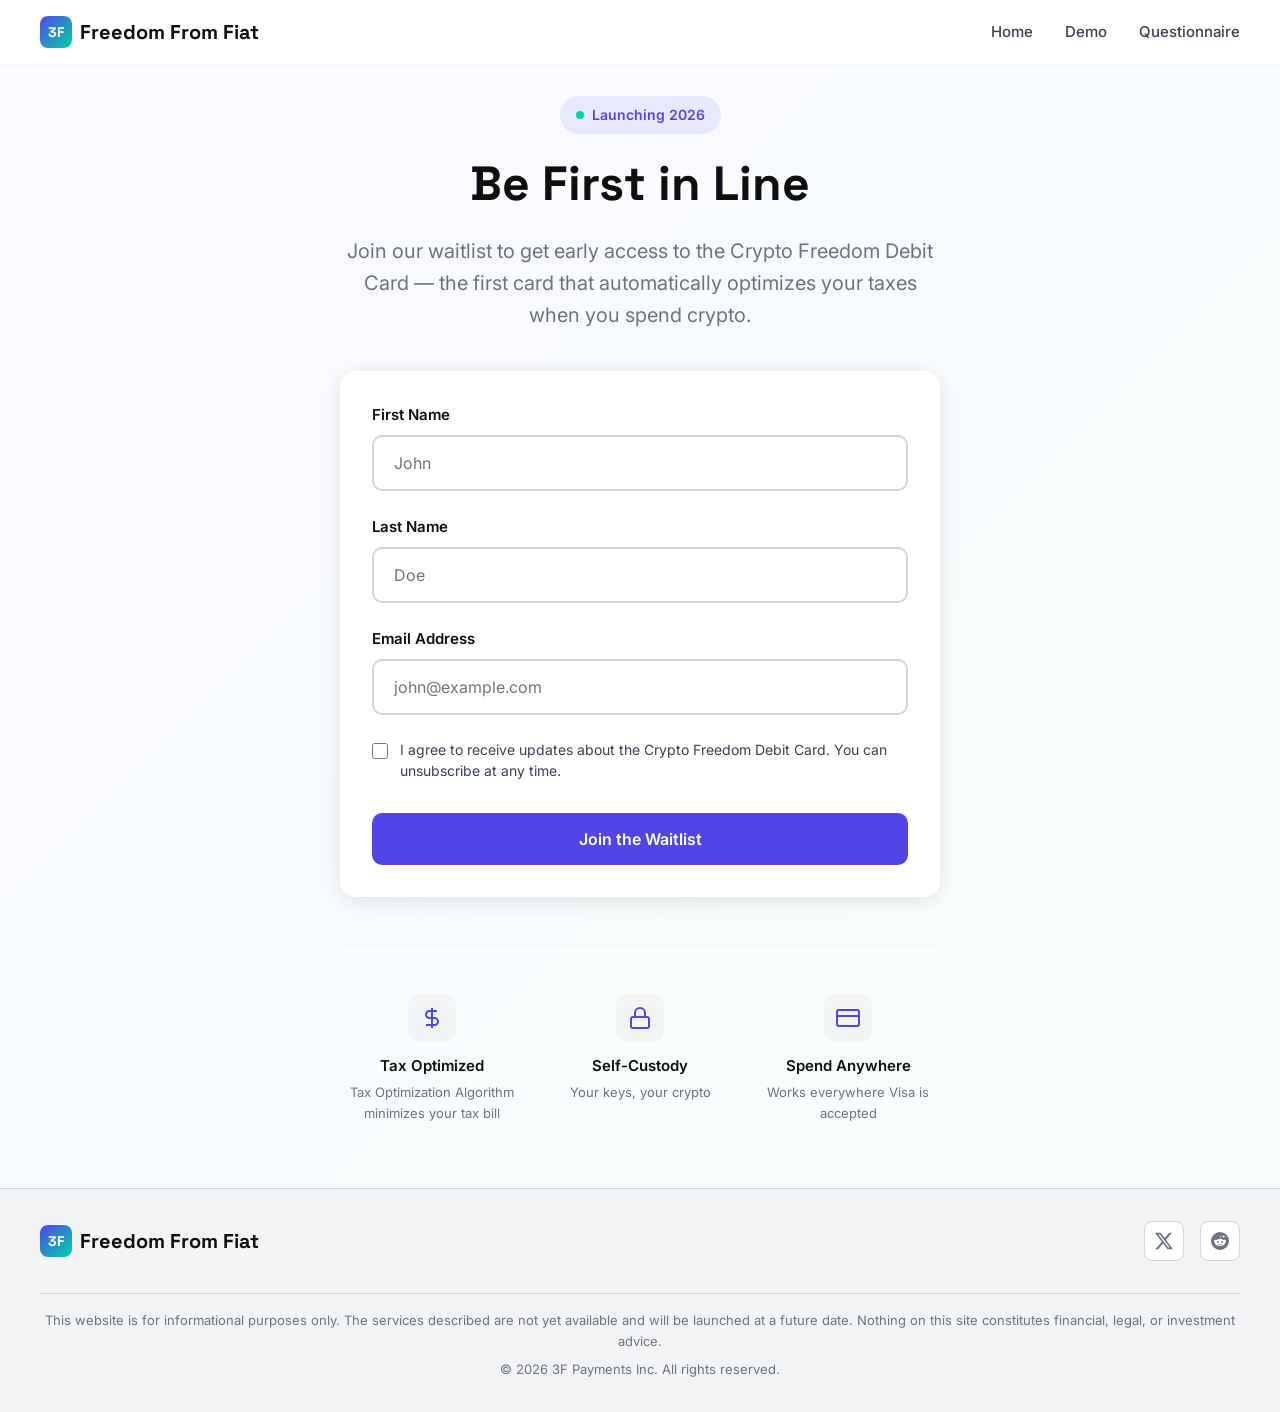
<file: waitlist.html>
<!DOCTYPE html>
<html lang="en">
<head>
  <meta charset="UTF-8">
  <meta name="viewport" content="width=device-width, initial-scale=1.0">
  <title>Join the Waitlist | Crypto Freedom Debit Card</title>
  <link rel="preconnect" href="https://fonts.googleapis.com">
  <link rel="preconnect" href="https://fonts.gstatic.com" crossorigin>
  <link href="https://fonts.googleapis.com/css2?family=Inter:wght@400;500;600;700&family=Space+Grotesk:wght@500;600;700&display=swap" rel="stylesheet">
  <style>
    :root {
      --primary: #5046e5;
      --primary-dark: #3d35b5;
      --accent: #00d4aa;
      --dark: #0f0f0f;
      --gray-700: #374151;
      --gray-500: #6b7280;
      --gray-300: #d1d5db;
      --gray-100: #f3f4f6;
      --white: #ffffff;
    }
    * { margin: 0; padding: 0; box-sizing: border-box; }
    body {
      font-family: 'Inter', -apple-system, BlinkMacSystemFont, sans-serif;
      background: var(--white);
      color: #1a1a1a;
      line-height: 1.6;
      min-height: 100vh;
    }
    nav {
      position: fixed;
      top: 0;
      left: 0;
      right: 0;
      background: rgba(255, 255, 255, 0.95);
      backdrop-filter: blur(10px);
      border-bottom: 1px solid var(--gray-100);
      z-index: 1000;
      padding: 1rem 2rem;
    }
    .nav-container {
      max-width: 1200px;
      margin: 0 auto;
      display: flex;
      justify-content: space-between;
      align-items: center;
    }
    .logo {
      font-family: 'Space Grotesk', sans-serif;
      font-weight: 700;
      font-size: 1.25rem;
      color: var(--dark);
      text-decoration: none;
      display: flex;
      align-items: center;
      gap: 0.5rem;
    }
    .logo-icon {
      width: 32px;
      height: 32px;
      background: linear-gradient(135deg, var(--primary), var(--accent));
      border-radius: 8px;
      display: flex;
      align-items: center;
      justify-content: center;
      color: white;
      font-weight: 700;
      font-size: 0.875rem;
    }
    .nav-links {
      display: flex;
      gap: 2rem;
      align-items: center;
    }
    .nav-links a {
      color: var(--gray-700);
      text-decoration: none;
      font-weight: 500;
      font-size: 0.9375rem;
      transition: color 0.2s;
    }
    .nav-links a:hover { color: var(--primary); }
    .hero {
      min-height: 100vh;
      display: flex;
      align-items: center;
      justify-content: center;
      padding: 6rem 2rem 4rem;
      background: linear-gradient(135deg, rgba(80, 70, 229, 0.03) 0%, rgba(0, 212, 170, 0.03) 100%);
    }
    .hero-content {
      max-width: 600px;
      text-align: center;
    }
    .badge {
      display: inline-flex;
      align-items: center;
      gap: 0.5rem;
      background: rgba(80, 70, 229, 0.1);
      color: var(--primary);
      padding: 0.5rem 1rem;
      border-radius: 100px;
      font-size: 0.875rem;
      font-weight: 600;
      margin-bottom: 1.5rem;
    }
    .badge-dot {
      width: 8px;
      height: 8px;
      background: var(--accent);
      border-radius: 50%;
      animation: pulse 2s infinite;
    }
    @keyframes pulse {
      0%, 100% { opacity: 1; }
      50% { opacity: 0.5; }
    }
    h1 {
      font-family: 'Space Grotesk', sans-serif;
      font-size: 3rem;
      font-weight: 700;
      color: var(--dark);
      margin-bottom: 1.5rem;
      line-height: 1.1;
    }
    .subtitle {
      font-size: 1.25rem;
      color: var(--gray-500);
      margin-bottom: 2.5rem;
      line-height: 1.6;
    }
    .form-card {
      background: var(--white);
      border-radius: 16px;
      padding: 2rem;
      box-shadow: 0 4px 24px rgba(0, 0, 0, 0.1);
      text-align: left;
    }
    .form-group { margin-bottom: 1.5rem; }
    .form-group:last-of-type { margin-bottom: 2rem; }
    .form-label {
      display: block;
      font-weight: 600;
      color: var(--dark);
      margin-bottom: 0.5rem;
      font-size: 0.9375rem;
    }
    .form-input {
      width: 100%;
      padding: 1rem 1.25rem;
      border: 2px solid var(--gray-300);
      border-radius: 10px;
      font-size: 1rem;
      font-family: inherit;
      transition: all 0.2s;
      background: var(--white);
    }
    .form-input:focus {
      outline: none;
      border-color: var(--primary);
      box-shadow: 0 0 0 3px rgba(80, 70, 229, 0.1);
    }
    .checkbox-group {
      display: flex;
      align-items: flex-start;
      gap: 0.75rem;
    }
    .checkbox-group input[type="checkbox"] {
      width: 20px;
      height: 20px;
      margin-top: 2px;
      accent-color: var(--primary);
    }
    .checkbox-label {
      font-size: 0.875rem;
      color: var(--gray-700);
      line-height: 1.5;
    }
    .checkbox-label a {
      color: var(--primary);
      text-decoration: none;
    }
    .btn {
      display: inline-flex;
      align-items: center;
      justify-content: center;
      width: 100%;
      padding: 1rem 2rem;
      border-radius: 10px;
      font-weight: 600;
      font-size: 1rem;
      text-decoration: none;
      transition: all 0.2s;
      cursor: pointer;
      border: none;
      font-family: inherit;
    }
    .btn-primary {
      background: var(--primary);
      color: white;
    }
    .btn-primary:hover {
      background: var(--primary-dark);
      transform: translateY(-1px);
    }
    .btn-primary:disabled {
      opacity: 0.6;
      cursor: not-allowed;
      transform: none;
    }
    .success-message {
      display: none;
      text-align: center;
      padding: 2rem;
    }
    .success-message.show { display: block; }
    .success-icon {
      width: 64px;
      height: 64px;
      background: linear-gradient(135deg, var(--primary), var(--accent));
      border-radius: 50%;
      display: flex;
      align-items: center;
      justify-content: center;
      margin: 0 auto 1.5rem;
    }
    .success-icon svg { width: 32px; height: 32px; color: white; }
    .success-message h2 {
      font-family: 'Space Grotesk', sans-serif;
      font-size: 1.5rem;
      color: var(--dark);
      margin-bottom: 0.75rem;
    }
    .success-message p {
      color: var(--gray-500);
      margin-bottom: 1.5rem;
    }
    .features-preview {
      display: grid;
      grid-template-columns: repeat(3, 1fr);
      gap: 1.5rem;
      margin-top: 3rem;
      padding-top: 3rem;
      border-top: 1px solid var(--gray-100);
    }
    .feature-item { text-align: center; }
    .feature-icon {
      width: 48px;
      height: 48px;
      background: var(--gray-100);
      border-radius: 12px;
      display: flex;
      align-items: center;
      justify-content: center;
      margin: 0 auto 0.75rem;
      color: var(--primary);
    }
    .feature-item h3 {
      font-size: 0.9375rem;
      font-weight: 600;
      color: var(--dark);
      margin-bottom: 0.25rem;
    }
    .feature-item p { font-size: 0.8125rem; color: var(--gray-500); }
    @media (max-width: 640px) {
      h1 { font-size: 2rem; }
      .subtitle { font-size: 1rem; }
      .features-preview { grid-template-columns: 1fr; gap: 1rem; }
      .nav-links { display: none; }
    }

    footer { background: var(--gray-100); padding: 2rem; border-top: 1px solid var(--gray-300); }
    .footer-container { max-width: 1200px; margin: 0 auto; display: flex; justify-content: space-between; align-items: center; flex-wrap: wrap; gap: 1rem; }
    .footer-social { display: flex; gap: 1rem; }
    .footer-social a { width: 40px; height: 40px; background: var(--white); border: 1px solid var(--gray-300); border-radius: 8px; display: flex; align-items: center; justify-content: center; color: var(--gray-500); transition: all 0.2s; }
    .footer-social a:hover { border-color: var(--primary); color: var(--primary); }
    .footer-legal { width: 100%; text-align: center; padding-top: 1rem; margin-top: 1rem; border-top: 1px solid var(--gray-300); color: var(--gray-500); font-size: 0.8125rem; }
  </style>
</head>
<body>
  <nav>
    <div class="nav-container">
      <a href="index.html" class="logo">
        <div class="logo-icon">3F</div>
        Freedom From Fiat
      </a>
      <div class="nav-links">
        <a href="index.html">Home</a>
        <a href="demo.html">Demo</a>
        <a href="questionnaire.html">Questionnaire</a>
      </div>
    </div>
  </nav>

  <section class="hero">
    <div class="hero-content">
      <div class="badge"><span class="badge-dot"></span>Launching 2026</div>
      <h1>Be First in Line</h1>
      <p class="subtitle">Join our waitlist to get early access to the Crypto Freedom Debit Card — the first card that automatically optimizes your taxes when you spend crypto.</p>

      <div class="form-card">
        <form id="waitlistForm">
          <div class="form-group">
            <label class="form-label">First Name</label>
            <input type="text" class="form-input" name="firstName" placeholder="John" required>
          </div>
          <div class="form-group">
            <label class="form-label">Last Name</label>
            <input type="text" class="form-input" name="lastName" placeholder="Doe" required>
          </div>
          <div class="form-group">
            <label class="form-label">Email Address</label>
            <input type="email" class="form-input" name="email" placeholder="john@example.com" required>
          </div>
          <div class="form-group">
            <div class="checkbox-group">
              <input type="checkbox" id="consent" name="consent" required>
              <label class="checkbox-label" for="consent">
                I agree to receive updates about the Crypto Freedom Debit Card. You can unsubscribe at any time.
              </label>
            </div>
          </div>
          <button type="submit" class="btn btn-primary" id="submitBtn">Join the Waitlist</button>
        </form>

        <div class="success-message" id="successMessage">
          <div class="success-icon">
            <svg xmlns="http://www.w3.org/2000/svg" fill="none" viewBox="0 0 24 24" stroke="currentColor">
              <path stroke-linecap="round" stroke-linejoin="round" stroke-width="2" d="M5 13l4 4L19 7" />
            </svg>
          </div>
          <h2>You're on the list!</h2>
          <p>Thanks for joining. We'll notify you as soon as early access is available.</p>
          <a href="questionnaire.html" class="btn btn-primary">Take Our Survey →</a>
        </div>
      </div>

      <div class="features-preview">
        <div class="feature-item">
          <div class="feature-icon">
            <svg xmlns="http://www.w3.org/2000/svg" width="24" height="24" fill="none" stroke="currentColor" stroke-width="2"><path d="M12 2v20M17 5H9.5a3.5 3.5 0 0 0 0 7h5a3.5 3.5 0 0 1 0 7H6"/></svg>
          </div>
          <h3>Tax Optimized</h3>
          <p>Tax Optimization Algorithm minimizes your tax bill</p>
        </div>
        <div class="feature-item">
          <div class="feature-icon">
            <svg xmlns="http://www.w3.org/2000/svg" width="24" height="24" fill="none" stroke="currentColor" stroke-width="2"><rect x="3" y="11" width="18" height="11" rx="2"/><path d="M7 11V7a5 5 0 0 1 10 0v4"/></svg>
          </div>
          <h3>Self-Custody</h3>
          <p>Your keys, your crypto</p>
        </div>
        <div class="feature-item">
          <div class="feature-icon">
            <svg xmlns="http://www.w3.org/2000/svg" width="24" height="24" fill="none" stroke="currentColor" stroke-width="2"><rect x="1" y="4" width="22" height="16" rx="2"/><line x1="1" y1="10" x2="23" y2="10"/></svg>
          </div>
          <h3>Spend Anywhere</h3>
          <p>Works everywhere Visa is accepted</p>
        </div>
      </div>
    </div>
  </section>

  <script>
    const form = document.getElementById('waitlistForm');
    const successMessage = document.getElementById('successMessage');
    const submitBtn = document.getElementById('submitBtn');

    form.addEventListener('submit', function(e) {
      e.preventDefault();
      submitBtn.disabled = true;
      submitBtn.textContent = 'Joining...';

      const APPS_SCRIPT_URL = 'https://script.google.com/macros/s/AKfycbyFRgTSiAfNvk4iKh7OE9BqIwJ2bAE8-rkSqhsm32g9UUKoySKxPvx3tGiQe4pT_sCkGg/exec';

      const formData = new FormData(form);
      const data = {
        firstName: formData.get('firstName'),
        lastName: formData.get('lastName'),
        email: formData.get('email'),
        consent: formData.get('consent') === 'on' ? 'Yes' : 'No'
      };

      fetch(APPS_SCRIPT_URL, {
        method: 'POST',
        mode: 'no-cors',
        headers: { 'Content-Type': 'text/plain' },
        body: JSON.stringify(data)
      })
      .then(() => {
        localStorage.setItem('cardholderName', `${data.firstName} ${data.lastName}`.toUpperCase());
        form.style.display = 'none';
        successMessage.classList.add('show');
      })
      .catch(() => {
        form.style.display = 'none';
        successMessage.classList.add('show');
      });
    });
  </script>

  <footer>
    <div class="footer-container">
      <a href="/" class="logo">
        <div class="logo-icon">3F</div>
        Freedom From Fiat
      </a>
      <div class="footer-social">
        <a href="https://x.com/Free_From_Fiat" target="_blank" rel="noopener noreferrer" aria-label="X/Twitter">
          <svg width="18" height="18" fill="currentColor" viewBox="0 0 16 16"><path d="M12.6.75h2.454l-5.36 6.142L16 15.25h-4.937l-3.867-5.07-4.425 5.07H.316l5.733-6.57L0 .75h5.063l3.495 4.633L12.601.75Zm-.86 13.028h1.36L4.323 2.145H2.865z"/></svg>
        </a>
        <a href="https://reddit.com/u/Freedom_From_Fiat" target="_blank" rel="noopener noreferrer" aria-label="Reddit">
          <svg width="18" height="18" fill="currentColor" viewBox="0 0 16 16"><path d="M6.167 8a.83.83 0 0 0-.83.83c0 .459.372.84.83.831a.831.831 0 0 0 0-1.661m1.843 3.647c.315 0 1.403-.038 1.976-.611a.23.23 0 0 0 0-.306.213.213 0 0 0-.306 0c-.353.363-1.126.487-1.67.487-.545 0-1.308-.124-1.671-.487a.213.213 0 0 0-.306 0 .213.213 0 0 0 0 .306c.564.563 1.652.61 1.977.61zm.992-2.807c0 .458.373.83.831.83s.83-.381.83-.83a.831.831 0 0 0-1.66 0z"/><path d="M16 8A8 8 0 1 1 0 8a8 8 0 0 1 16 0m-3.828-1.165c-.315 0-.602.124-.812.325-.801-.573-1.9-.945-3.121-.993l.534-2.501 1.738.372a.83.83 0 1 0 .83-.869.83.83 0 0 0-.744.468l-1.938-.41a.2.2 0 0 0-.153.028.2.2 0 0 0-.086.134l-.592 2.788c-1.24.038-2.358.41-3.17.992-.21-.2-.496-.324-.81-.324a1.163 1.163 0 0 0-.478 2.224q-.03.17-.029.353c0 1.795 2.091 3.256 4.669 3.256s4.668-1.451 4.668-3.256c0-.114-.01-.238-.029-.353.401-.181.688-.592.688-1.069 0-.65-.525-1.165-1.165-1.165"/></svg>
        </a>
      </div>
      <div class="footer-legal">
        <p>This website is for informational purposes only. The services described are not yet available and will be launched at a future date. Nothing on this site constitutes financial, legal, or investment advice.</p>
        <p style="margin-top: 0.5rem;">&copy; 2026 3F Payments Inc. All rights reserved.</p>
      </div>
    </div>
  </footer>
</body>
</html>
</file>
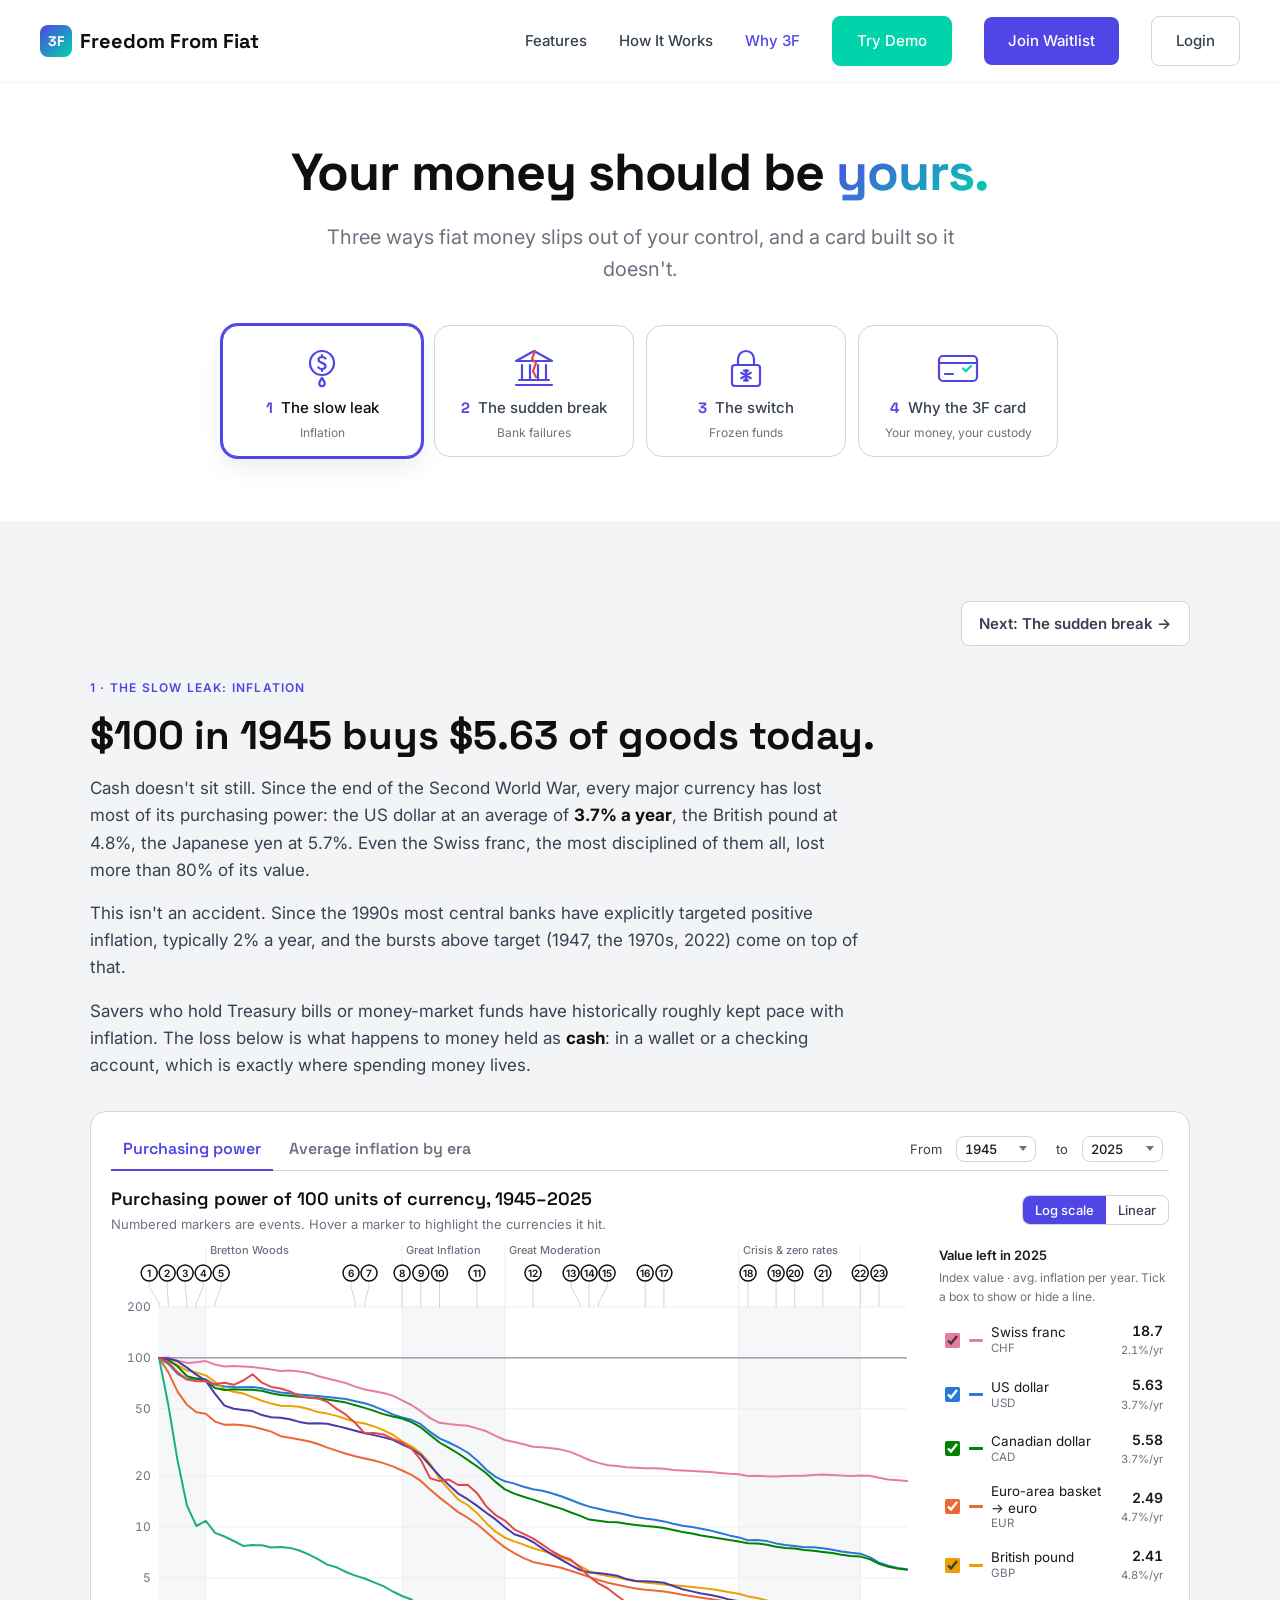
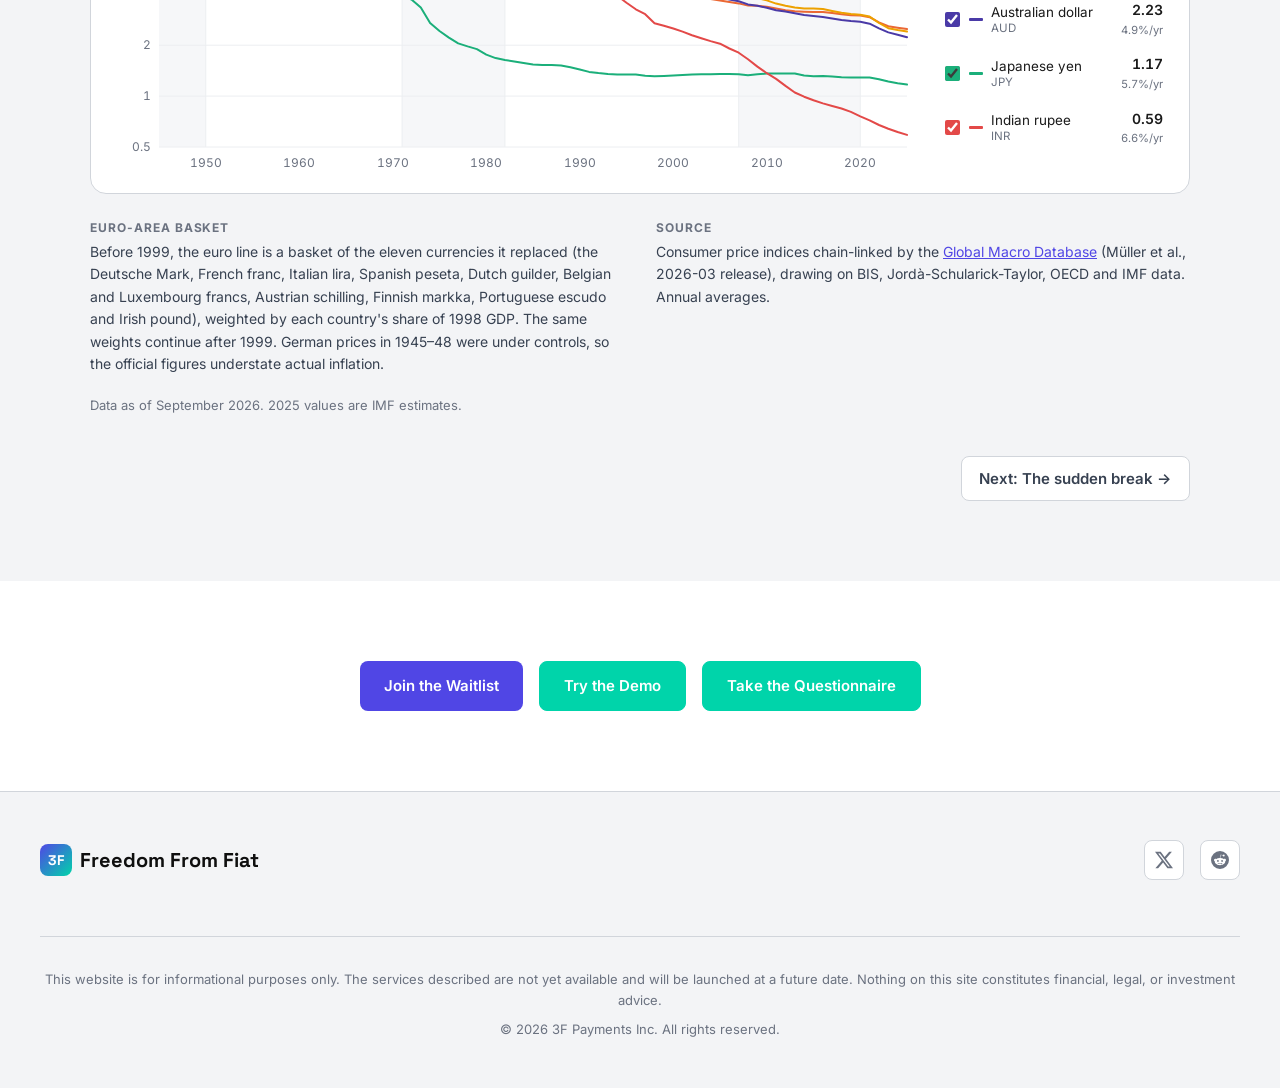
<file: why.html>
<!DOCTYPE html>
<html lang="en">
<head>
  <meta charset="UTF-8">
  <meta name="viewport" content="width=device-width, initial-scale=1.0">
  <title>Why 3F | Crypto Freedom Debit Card</title>
  <meta name="description" content="Inflation, bank failures and frozen accounts: three ways fiat money slips out of your control, and a card built so it doesn't.">
  <link rel="preconnect" href="https://fonts.googleapis.com">
  <link rel="preconnect" href="https://fonts.gstatic.com" crossorigin>
  <link href="https://fonts.googleapis.com/css2?family=Inter:wght@400;500;600;700&family=Space+Grotesk:wght@500;600;700&display=swap" rel="stylesheet">
  <style>
    :root {
      --primary: #5046e5;
      --primary-dark: #3d35b5;
      --accent: #00d4aa;
      --dark: #0f0f0f;
      --gray-900: #1a1a1a;
      --gray-700: #374151;
      --gray-500: #6b7280;
      --gray-300: #d1d5db;
      --gray-100: #f3f4f6;
      --white: #ffffff;
      /* chart tokens */
      --grid: #eceef1;
      --band: #f6f7f9;
      --s1: #2a78d6; --s2: #eb6834; --s3: #1baf7a; --s4: #eda100;
      --s5: #e87ba4; --s6: #008300; --s7: #4a3aa7; --s8: #e34948;
      --r1: #f7d4cf; --r2: #ee9a90; --r3: #d9483d; --r4: #8f1d17; --nodata: #f6f7f9; --cell: #e6e8ec;
      --h1: #fde4e1; --h2: #f9bdb5; --h3: #f08d80; --h4: #df5a4c; --h5: #c2352a; --h6: #8f1d17;
    }

    * { margin: 0; padding: 0; box-sizing: border-box; }

    body {
      font-family: 'Inter', -apple-system, BlinkMacSystemFont, sans-serif;
      background: var(--white);
      color: var(--gray-900);
      line-height: 1.6;
      -webkit-font-smoothing: antialiased;
    }

    /* Navigation (matches index.html) */
    nav {
      position: fixed;
      top: 0; left: 0; right: 0;
      background: rgba(255, 255, 255, 0.95);
      backdrop-filter: blur(10px);
      border-bottom: 1px solid var(--gray-100);
      z-index: 1000;
      padding: 1rem 2rem;
    }
    .nav-container { max-width: 1200px; margin: 0 auto; display: flex; justify-content: space-between; align-items: center; }
    .logo { font-family: 'Space Grotesk', sans-serif; font-weight: 700; font-size: 1.25rem; color: var(--dark); text-decoration: none; display: flex; align-items: center; gap: 0.5rem; }
    .logo-icon { width: 32px; height: 32px; background: linear-gradient(135deg, var(--primary), var(--accent)); border-radius: 8px; display: flex; align-items: center; justify-content: center; color: white; font-weight: 700; font-size: 0.875rem; }
    .nav-links { display: flex; gap: 2rem; align-items: center; }
    .nav-links a { color: var(--gray-700); text-decoration: none; font-size: 0.9375rem; font-weight: 500; transition: color 0.2s; }
    .nav-links a:hover, .nav-links a[aria-current="page"] { color: var(--primary); }

    .btn { display: inline-flex; align-items: center; justify-content: center; padding: 0.75rem 1.5rem; border-radius: 8px; font-weight: 600; font-size: 0.9375rem; text-decoration: none; transition: all 0.2s; cursor: pointer; border: none; }
    .btn-primary { background: var(--primary); color: white !important; }
    .btn-primary:hover { background: var(--primary-dark); transform: translateY(-1px); }
    .btn-outline { background: var(--accent); color: white !important; border: 1px solid var(--accent); }
    .btn-outline:hover { background: #00b894; border-color: #00b894; transform: translateY(-1px); }
    .btn-login { background: transparent; color: var(--gray-700) !important; border: 1.5px solid var(--gray-300); }
    .btn-login:hover { border-color: var(--primary); color: var(--primary) !important; transform: translateY(-1px); }

    /* Hero */
    .hero { padding: 9rem 2rem 4rem; max-width: 900px; margin: 0 auto; text-align: center; }
    .hero h1 { font-family: 'Space Grotesk', sans-serif; font-size: clamp(2rem, 5vw, 3.25rem); font-weight: 700; line-height: 1.1; color: var(--dark); margin-bottom: 1.25rem; letter-spacing: -0.02em; }
    .hero-blue { background: linear-gradient(135deg, var(--primary), var(--accent)); -webkit-background-clip: text; -webkit-text-fill-color: transparent; background-clip: text; }
    .hero-subtitle { font-size: 1.25rem; color: var(--gray-500); max-width: 640px; margin: 0 auto 2.5rem; }
    .tabs { display: grid; grid-template-columns: repeat(4, minmax(0, 1fr)); gap: 0.75rem; max-width: 860px; margin: 0 auto; }
    .tabs a { display: flex; flex-direction: column; align-items: center; gap: 0.45rem; padding: 1.1rem 0.75rem 1rem; border: 1px solid var(--gray-300); border-radius: 16px; background: var(--white); color: var(--gray-700); text-decoration: none; font-weight: 500; font-size: 0.9375rem; line-height: 1.25; transition: border-color .2s, box-shadow .2s, color .2s; }
    .tabs a:hover { border-color: var(--primary); color: var(--primary); }
    .tabs a[aria-selected="true"] { border-color: var(--primary); color: var(--dark); box-shadow: 0 0 0 2px var(--primary), 0 10px 24px rgb(0 0 0 / .08); }
    .tabs svg { width: 48px; height: 48px; color: var(--primary); }
    .tabs b { font-family: 'Space Grotesk', sans-serif; color: var(--primary); margin-right: 0.25rem; }
    .tabs small { font-size: 0.75rem; color: var(--gray-500); font-weight: 400; }
    @media (max-width: 700px) { .tabs { grid-template-columns: repeat(2, minmax(0, 1fr)); } }

    /* Sections */
    .why-section { padding: 5rem 2rem; scroll-margin-top: 4rem; }
    .why-section { background: var(--gray-100); }
    .why-section[hidden] { display: none; }
    .container { max-width: 1100px; margin: 0 auto; }
    .pager { display: flex; flex-wrap: wrap; justify-content: space-between; gap: 12px; margin-bottom: 2rem; }
    .pager.bottom { margin: 2.5rem 0 0; }
    .pager a { padding: 0.6rem 1.1rem; border: 1.5px solid var(--gray-300); border-radius: 8px; background: var(--white); color: var(--gray-700); font-weight: 600; font-size: 0.9375rem; text-decoration: none; transition: border-color .2s, color .2s; }
    .pager a:hover { border-color: var(--primary); color: var(--primary); }
    .pager a.next { margin-left: auto; }
    .section-label { text-transform: uppercase; letter-spacing: 0.1em; font-size: 0.75rem; font-weight: 600; color: var(--primary); margin-bottom: 1rem; }
    .section-title { font-family: 'Space Grotesk', sans-serif; font-size: clamp(1.75rem, 4vw, 2.5rem); font-weight: 700; color: var(--dark); margin-bottom: 1rem; line-height: 1.15; text-wrap: balance; }
    .prose { max-width: 70ch; color: var(--gray-700); font-size: 1.0625rem; display: grid; gap: 1rem; margin-bottom: 2rem; }
    .prose b { color: var(--dark); }
    .asof { font-size: 0.8125rem; color: var(--gray-500); margin-top: 1.25rem; }

    /* Chart panel */
    .panel { background: var(--white); border: 1px solid var(--gray-300); border-radius: 16px; padding: 1.25rem 1.25rem 1rem; }
    .bar { display: flex; flex-wrap: wrap; gap: 12px; align-items: center; justify-content: space-between; margin-bottom: 6px; }
    .bar h3 { font-family: 'Space Grotesk', sans-serif; font-size: 1.125rem; font-weight: 600; color: var(--dark); }
    .sub { font-size: 0.8125rem; color: var(--gray-500); }
    .seg { display: inline-flex; border: 1px solid var(--gray-300); border-radius: 8px; overflow: hidden; }
    .seg button { font: 500 0.8125rem 'Inter', sans-serif; background: transparent; color: var(--gray-700); border: 0; padding: 6px 12px; cursor: pointer; }
    .seg button[aria-pressed="true"] { background: var(--primary); color: var(--white); }
    button:focus-visible, [tabindex]:focus-visible { outline: 2px solid var(--primary); outline-offset: 2px; }
    .presets { display: flex; flex-wrap: wrap; gap: 6px; padding: 10px 0 12px; margin-bottom: 6px; border-bottom: 1px solid var(--gray-100); }
    .presets button { font: 500 0.8125rem 'Inter', sans-serif; color: var(--gray-700); background: transparent; border: 1px solid var(--gray-300); border-radius: 100px; padding: 4px 12px; cursor: pointer; }
    .presets button:hover { border-color: var(--primary); color: var(--primary); }
    .presets button[aria-pressed="true"] { background: var(--primary); color: var(--white); border-color: var(--primary); }
    .layout { display: grid; grid-template-columns: minmax(0, 1fr) 230px; gap: 18px; align-items: start; }
    @media (max-width: 820px) { .layout { grid-template-columns: minmax(0, 1fr); } }
    .chart { position: relative; }
    .chart svg { display: block; width: 100%; height: auto; overflow: visible; }
    .axis text { font: 12px 'Inter', sans-serif; font-variant-numeric: tabular-nums; fill: var(--gray-500); }
    .eralbl { font: 500 11px 'Inter', sans-serif; fill: var(--gray-500); }
    .pin { cursor: pointer; }
    .pin circle { fill: var(--white); stroke: var(--dark); stroke-width: 1.5; }
    .pin text { font: 600 10px 'Inter', sans-serif; fill: var(--dark); }
    .pin.on circle { fill: var(--dark); }
    .pin.on text { fill: var(--white); }
    .tip { position: absolute; pointer-events: none; background: var(--white); border: 1px solid var(--gray-300); border-radius: 8px; padding: 8px 10px; box-shadow: 0 6px 20px rgb(0 0 0 / .12); font-size: 12.5px; z-index: 2; }
    .tip.series { min-width: 180px; }
    .tip.event { max-width: 280px; }
    .tip .yr { font-weight: 600; font-variant-numeric: tabular-nums; margin-bottom: 4px; }
    .tip .ev { color: var(--gray-700); margin-bottom: 6px; padding-bottom: 6px; border-bottom: 1px solid var(--gray-100); }
    .tip .row { display: grid; grid-template-columns: 14px 1fr auto; gap: 6px; align-items: center; line-height: 1.55; }
    .tip .row strong { font-weight: 500; font-variant-numeric: tabular-nums; text-align: right; }
    .tip h5 { font-size: 13px; margin-bottom: 3px; }
    .tip p { color: var(--gray-700); }
    .key { display: block; height: 3px; width: 12px; border-radius: 1px; }
    .legend h4 { font-size: 0.8125rem; font-weight: 600; margin: 4px 0 2px; }
    .legend p { font-size: 0.75rem; color: var(--gray-500); margin-bottom: 8px; }
    .legend ol { list-style: none; display: grid; gap: 2px; }
    .legend label { display: grid; grid-template-columns: 16px 14px 1fr auto; gap: 8px; align-items: center; border-radius: 6px; padding: 6px; color: var(--gray-900); cursor: pointer; }
    .legend label:hover { background: var(--band); }
    .legend input { width: 15px; height: 15px; margin: 0; cursor: pointer; }
    .legend label:has(input:not(:checked)) > :not(input) { opacity: .38; }
    .legend .nm { font-size: 0.84rem; line-height: 1.25; }
    .legend .nm small { display: block; color: var(--gray-500); font-size: 0.72rem; }
    .legend .v { font-weight: 600; font-size: 0.875rem; font-variant-numeric: tabular-nums; text-align: right; }
    .legend .v small { display: block; color: var(--gray-500); font-size: 0.7rem; font-weight: 400; }
    .legend .key { width: 14px; }
    .yrs { display: flex; flex-wrap: wrap; gap: 6px 14px; align-items: center; padding: 10px 0 12px; margin-bottom: 6px; border-bottom: 1px solid var(--gray-100); font-size: 0.8125rem; color: var(--gray-700); }
    .yrsel { position: relative; display: inline-flex; margin-right: 6px; }
    .yrsel input { font: 500 0.8125rem 'Inter', sans-serif; font-variant-numeric: tabular-nums; width: 6.2em; padding: 4px 26px 4px 8px; border: 1px solid var(--gray-300); border-radius: 8px; background: var(--white); color: var(--gray-900); }
    .yrsel input:focus { outline: 2px solid var(--primary); outline-offset: 1px; border-color: var(--primary); }
    .yrsel .caret { position: absolute; right: 2px; top: 50%; transform: translateY(-50%); width: 22px; height: 22px; border: 0; background: transparent; cursor: pointer; }
    .yrsel .caret::before { content: ""; position: absolute; left: 7px; top: 8px; border: 4px solid transparent; border-top: 5px solid var(--gray-500); }
    .yrsel ul { position: absolute; top: calc(100% + 4px); left: 0; z-index: 5; list-style: none; width: 100%; max-height: 240px; overflow-y: auto; background: var(--white); border: 1px solid var(--gray-300); border-radius: 8px; box-shadow: 0 6px 20px rgb(0 0 0 / .12); padding: 4px 0; }
    .yrsel li { padding: 3px 10px; font-variant-numeric: tabular-nums; cursor: pointer; }
    .yrsel li:hover, .yrsel li.act { background: var(--band); }
    .yrsel li[aria-selected="true"] { font-weight: 600; color: var(--primary); }
    .yrsel li[aria-disabled="true"] { color: var(--gray-300); cursor: default; background: transparent; }
    .ctabs { display: flex; flex-wrap: wrap; gap: 4px 18px; align-items: flex-end; justify-content: space-between; border-bottom: 1px solid var(--gray-300); margin: -0.25rem 0 14px; }
    .ctabs [role="tablist"] { display: flex; gap: 4px; }
    .ctabs [role="tab"] { font: 600 1rem 'Space Grotesk', sans-serif; color: var(--gray-500); background: transparent; border: 0; border-bottom: 2px solid transparent; margin-bottom: -1px; padding: 10px 12px; cursor: pointer; }
    .ctabs [role="tab"]:hover { color: var(--primary); }
    .ctabs [role="tab"][aria-selected="true"] { color: var(--primary); border-bottom-color: var(--primary); }
    .ctabs .yrs { border: 0; margin: 0; padding: 6px 0 8px; }
    .tags { display: flex; flex-wrap: wrap; gap: 6px; margin-top: 4px; }
    .tag { display: inline-flex; align-items: center; gap: 4px; font-size: 0.7rem; font-weight: 500; color: var(--gray-500); }
    .tag .key { width: 10px; }
    details.more { margin-top: 1rem; }
    details.more summary { cursor: pointer; color: var(--primary); font-weight: 500; font-size: 0.9375rem; }
    .tbl { overflow-x: auto; margin-top: 12px; }
    .tbl table { border-collapse: separate; border-spacing: 2px; font-size: 0.8rem; font-variant-numeric: tabular-nums; width: 100%; }
    .tbl th, .tbl td { padding: 6px 10px; text-align: right; white-space: nowrap; }
    .tbl th:first-child, .tbl td:first-child { text-align: left; }
    .tbl thead th { color: var(--gray-500); font-weight: 500; vertical-align: bottom; text-align: center; }
    .tbl thead th span { display: block; font-weight: 600; color: var(--gray-900); white-space: normal; }
    .tbl td.c { text-align: center; border-radius: 4px; }
    .tbl tbody td:first-child { font-weight: 500; }
    .scale { display: flex; flex-wrap: wrap; gap: 4px 12px; align-items: center; font-size: 0.75rem; color: var(--gray-500); margin-top: 10px; }
    .scale i { display: inline-block; width: 22px; height: 12px; border-radius: 3px; vertical-align: -2px; margin-right: 4px; }
    .notes { display: grid; grid-template-columns: repeat(auto-fit, minmax(240px, 1fr)); gap: 1rem 2rem; margin-top: 1.5rem; font-size: 0.875rem; color: var(--gray-700); }
    .notes h4 { font-size: 0.75rem; text-transform: uppercase; letter-spacing: 0.08em; color: var(--gray-500); margin-bottom: 4px; }
    .notes a { color: var(--primary); }

    /* Section 2: bank failures */
    .stats { display: grid; grid-template-columns: repeat(auto-fit, minmax(200px, 1fr)); gap: 12px; margin-bottom: 1.25rem; }
    .stat { background: var(--white); border: 1px solid var(--gray-300); border-radius: 12px; padding: 14px 16px; }
    .stat b { display: block; font: 700 1.625rem/1.15 'Space Grotesk', sans-serif; color: var(--dark); font-variant-numeric: tabular-nums; }
    .stat span { font-size: 0.8125rem; color: var(--gray-700); }
    .controls { display: flex; flex-wrap: wrap; gap: 10px 18px; align-items: center; padding: 10px 0 12px; margin-bottom: 6px; border-bottom: 1px solid var(--gray-100); }
    .controls .presets { padding: 0; margin: 0; border: 0; }
    .lg2 { display: flex; flex-wrap: wrap; gap: 6px 16px; font-size: 0.8125rem; color: var(--gray-700); margin: 4px 0 8px; }
    .lg2 span { display: inline-flex; align-items: center; gap: 6px; }
    .lg2 svg { width: 14px; height: 14px; flex: none; }
    .sw { display: inline-block; width: 12px; height: 12px; border-radius: 3px; }
    .bandlbl { font: 500 11px 'Inter', sans-serif; fill: var(--gray-500); }
    .panel + .panel { margin-top: 1.25rem; }
    .panel > h3 { font-family: 'Space Grotesk', sans-serif; font-size: 1.125rem; font-weight: 600; color: var(--dark); }
    .strip text { font: 12px 'Inter', sans-serif; fill: var(--gray-500); }
    .strip .rl { font-weight: 500; font-size: 12.5px; fill: var(--gray-900); }
    .grid2 { display: grid; grid-template-columns: repeat(auto-fill, minmax(min(300px, 100%), 1fr)); gap: 14px 26px; margin-top: 10px; }
    .cty h4 { font-size: 0.875rem; font-weight: 600; margin-bottom: 6px; display: flex; gap: 8px; align-items: baseline; }
    .cty h4 small { font-size: 0.72rem; font-weight: 500; color: var(--gray-500); }
    .cty ul { list-style: none; display: grid; gap: 6px; }
    .cty li { display: grid; grid-template-columns: 40px 1fr; gap: 8px; font-size: 0.8125rem; color: var(--gray-700); line-height: 1.45; }
    .cty li b { color: var(--dark); font-weight: 600; font-variant-numeric: tabular-nums; }

    /* Section 3: frozen funds */
    .chips { display: flex; flex-wrap: wrap; gap: 6px; margin: 12px 0 4px; }
    .chips button { font: 500 0.8125rem 'Inter', sans-serif; color: var(--gray-700); background: transparent; border: 1px solid var(--gray-300); border-radius: 100px; padding: 5px 12px; cursor: pointer; display: inline-flex; align-items: center; gap: 7px; }
    .chips button:hover { border-color: var(--primary); }
    .chips button[aria-pressed="true"] { background: var(--dark); color: var(--white); border-color: var(--dark); }
    .chips .dot { width: 9px; height: 9px; border-radius: 50%; }
    .chips small { font-size: 0.7rem; opacity: .75; }
    .tl text { font: 12px 'Inter', sans-serif; fill: var(--gray-500); }
    .tl .lane { font-weight: 500; fill: var(--gray-700); }
    .tl .mk { cursor: pointer; }
    .tl .mk:focus-visible { outline: none; }
    .tl .mk:focus-visible circle, .tl .mk:focus-visible rect { stroke: var(--primary); stroke-width: 3; }
    .cats { display: grid; grid-template-columns: repeat(auto-fit, minmax(240px, 1fr)); gap: 12px; margin-top: 14px; }
    .cat { display: grid; grid-template-columns: 4px 1fr; gap: 10px; font-size: 0.8125rem; color: var(--gray-700); }
    .cat i { border-radius: 2px; }
    .cat b { display: block; color: var(--dark); font-weight: 600; margin-bottom: 2px; }
    .pill { display: inline-flex; align-items: center; gap: 6px; font-size: 0.72rem; font-weight: 500; color: var(--gray-700); border: 1px solid var(--gray-300); border-radius: 100px; padding: 2px 9px; }
    .pill .dot { width: 8px; height: 8px; border-radius: 50%; }
    .tip.inc { width: min(380px, calc(100% - 16px)); }
    .tip.inc.pinned { pointer-events: auto; }
    .tip.inc .meta { display: flex; flex-wrap: wrap; gap: 4px 8px; align-items: center; font-size: 0.72rem; color: var(--gray-500); margin: 2px 0 6px; }
    .tip.inc p { margin-bottom: 6px; line-height: 1.45; }
    .tip.inc p.out { color: var(--dark); }
    .tip.inc p.out b { font-size: 0.66rem; text-transform: uppercase; letter-spacing: 0.08em; color: var(--gray-500); margin-right: 6px; }
    .tip.inc .x { position: absolute; top: 4px; right: 6px; border: 0; background: transparent; color: var(--gray-500); font-size: 18px; line-height: 1; padding: 4px; cursor: pointer; }
    .tip.inc h5 { padding-right: 18px; }
    .src { font-size: 0.75rem; color: var(--gray-500); display: flex; flex-wrap: wrap; gap: 4px 12px; }
    .src a { color: var(--primary); }

    /* Section 4: the card */
    .steps { display: grid; grid-template-columns: repeat(auto-fit, minmax(240px, 1fr)); gap: 1.25rem; margin: 0.5rem 0 2rem; }
    .step { background: var(--white); border: 1px solid var(--gray-300); border-radius: 16px; padding: 1.5rem; }
    .step .num { width: 36px; height: 36px; border-radius: 10px; background: linear-gradient(135deg, var(--primary), var(--accent)); color: var(--white); font: 700 1rem/36px 'Space Grotesk', sans-serif; text-align: center; margin-bottom: 1rem; }
    .step h3 { font-family: 'Space Grotesk', sans-serif; font-size: 1.125rem; font-weight: 600; color: var(--dark); margin-bottom: 0.5rem; }
    .step p { font-size: 0.9375rem; color: var(--gray-700); }
    .compare { overflow-x: auto; }
    .compare table { width: 100%; border-collapse: collapse; font-size: 0.9375rem; min-width: 560px; }
    .compare th, .compare td { text-align: left; padding: 0.875rem 1rem; border-bottom: 1px solid var(--gray-300); vertical-align: top; }
    .compare thead th { font-size: 0.75rem; text-transform: uppercase; letter-spacing: 0.08em; color: var(--gray-500); font-weight: 600; }
    .compare tbody th { font-weight: 600; color: var(--dark); width: 22%; }
    .compare td { color: var(--gray-700); }
    .compare td.us { color: var(--dark); background: rgba(80, 70, 229, 0.05); }
    .caveat { margin-top: 1.5rem; padding: 1rem 1.25rem; border-left: 3px solid var(--gray-300); color: var(--gray-700); font-size: 0.9375rem; max-width: 75ch; }
    .caveat b { color: var(--dark); }

    /* CTA */
    .cta-section { padding: 5rem 2rem; text-align: center; max-width: 800px; margin: 0 auto; }
    .cta-buttons { display: flex; gap: 1rem; justify-content: center; flex-wrap: wrap; }

    /* Footer (matches index.html) */
    footer { background: var(--gray-100); padding: 3rem 2rem; border-top: 1px solid var(--gray-300); }
    .footer-container { max-width: 1200px; margin: 0 auto; display: flex; justify-content: space-between; align-items: center; flex-wrap: wrap; gap: 1.5rem; }
    .footer-social { display: flex; gap: 1rem; }
    .footer-social a { width: 40px; height: 40px; background: var(--white); border: 1px solid var(--gray-300); border-radius: 8px; display: flex; align-items: center; justify-content: center; color: var(--gray-500); transition: all 0.2s; }
    .footer-social a:hover { border-color: var(--primary); color: var(--primary); }
    .footer-legal { width: 100%; text-align: center; padding-top: 2rem; margin-top: 2rem; border-top: 1px solid var(--gray-300); color: var(--gray-500); font-size: 0.8125rem; }

    @media (max-width: 768px) {
      nav { padding: 1rem; }
      .nav-links { display: none; }
      .hero { padding: 7rem 1rem 3rem; }
      .why-section { padding: 3.5rem 1rem; }
      .panel { padding: 1rem 0.75rem 0.75rem; }
      .footer-container { flex-direction: column; text-align: center; }
    }
  </style>
</head>
<body>
  <nav>
    <div class="nav-container">
      <a href="/" class="logo">
        <div class="logo-icon">3F</div>
        Freedom From Fiat
      </a>
      <div class="nav-links">
        <a href="/#features">Features</a>
        <a href="/#how-it-works">How It Works</a>
        <a href="why.html" aria-current="page">Why 3F</a>
        <a href="demo.html" class="btn btn-outline">Try Demo</a>
        <a href="waitlist.html" class="btn btn-primary">Join Waitlist</a>
        <a href="/login" class="btn btn-login">Login</a>
      </div>
    </div>
  </nav>

  <section class="hero">
    <h1>Your money should be <span class="hero-blue">yours.</span></h1>
    <p class="hero-subtitle">Three ways fiat money slips out of your control, and a card built so it doesn't.</p>
    <div class="tabs" role="tablist" aria-label="Topics">
      <a href="#inflation" role="tab" id="tab-inflation" aria-controls="inflation"><svg viewBox="0 0 48 48" aria-hidden="true" fill="none" stroke="currentColor" stroke-width="2.2" stroke-linecap="round" stroke-linejoin="round"><circle cx="24" cy="19" r="12"/><path d="M27.5 14.5c-.8-1-2-1.5-3.5-1.5-2 0-3.5 1-3.5 2.8 0 3.9 7 2.3 7 6.2 0 1.8-1.5 3-3.5 3-1.6 0-2.9-.6-3.7-1.7M24 11v2M24 25v2"/><path d="M24 34c-1.8 2.6-2.7 4.3-2.7 5.5a2.7 2.7 0 0 0 5.4 0c0-1.2-.9-2.9-2.7-5.5z"/></svg><span><b>1</b> The slow leak</span><small>Inflation</small></a>
      <a href="#banks" role="tab" id="tab-banks" aria-controls="banks"><svg viewBox="0 0 48 48" aria-hidden="true" fill="none" stroke="currentColor" stroke-width="2.2" stroke-linecap="round" stroke-linejoin="round"><path d="M6 17 24 7l18 10z"/><path d="M6 41h36M9 36h30M12 21v15M20 21v15M28 21v15M36 21v15"/><path d="M25 7l-3 8 4 4-3 8 3 6" stroke="var(--s8)"/></svg><span><b>2</b> The sudden break</span><small>Bank failures</small></a>
      <a href="#frozen" role="tab" id="tab-frozen" aria-controls="frozen"><svg viewBox="0 0 48 48" aria-hidden="true" fill="none" stroke="currentColor" stroke-width="2.2" stroke-linecap="round" stroke-linejoin="round"><rect x="10" y="21" width="28" height="21" rx="3"/><path d="M16 21v-6a8 8 0 0 1 16 0v6"/><path d="M24 26v11M19.2 28.8l9.6 5.4M19.2 34.2l9.6-5.4M22 26.5l2 1.8 2-1.8M22 36.5l2-1.8 2 1.8"/></svg><span><b>3</b> The switch</span><small>Frozen funds</small></a>
      <a href="#card" role="tab" id="tab-card" aria-controls="card"><svg viewBox="0 0 48 48" aria-hidden="true" fill="none" stroke="currentColor" stroke-width="2.2" stroke-linecap="round" stroke-linejoin="round"><rect x="5" y="12" width="38" height="25" rx="4"/><path d="M5 19h38"/><path d="M11 30h8"/><path d="M29 24.5l2.8 2.8 5.2-5.3" stroke="var(--accent)"/></svg><span><b>4</b> Why the 3F card</span><small>Your money, your custody</small></a>
    </div>
  </section>

  <!-- 1. Inflation -->
  <section class="why-section" id="inflation" role="tabpanel" aria-labelledby="tab-inflation">
    <div class="container">
      <p class="section-label">1 · The slow leak: inflation</p>
      <h2 class="section-title">$100 in 1945 buys $5.63 of goods today.</h2>
      <div class="prose">
        <p>Cash doesn't sit still. Since the end of the Second World War, every major currency has lost most of its purchasing power: the US dollar at an average of <b>3.7% a year</b>, the British pound at 4.8%, the Japanese yen at 5.7%. Even the Swiss franc, the most disciplined of them all, lost more than 80% of its value.</p>
        <p>This isn't an accident. Since the 1990s most central banks have explicitly targeted positive inflation, typically 2% a year, and the bursts above target (1947, the 1970s, 2022) come on top of that.</p>
        <p>Savers who hold Treasury bills or money-market funds have historically roughly kept pace with inflation. The loss below is what happens to money held as <b>cash</b>: in a wallet or a checking account, which is exactly where spending money lives.</p>
      </div>

      <div class="panel">
        <div class="ctabs">
          <div role="tablist" aria-label="Inflation charts" id="inf-tabs">
            <button type="button" role="tab" id="inf-tab-pp" aria-controls="inf-pp" aria-selected="true">Purchasing power</button>
            <button type="button" role="tab" id="inf-tab-era" aria-controls="inf-eras" aria-selected="false" tabindex="-1">Average inflation by era</button>
          </div>
          <div class="yrs" role="group" aria-label="Time range">
            <label for="inf-y0">From</label>
            <div class="yrsel"><input type="text" id="inf-y0" value="1945" inputmode="numeric" maxlength="4" autocomplete="off" role="combobox" aria-expanded="false" aria-controls="inf-y0-list"><button type="button" class="caret" tabindex="-1" aria-label="Show years"></button><ul role="listbox" id="inf-y0-list" aria-label="From year" hidden></ul></div>
            <label for="inf-y1">to</label>
            <div class="yrsel"><input type="text" id="inf-y1" value="2025" inputmode="numeric" maxlength="4" autocomplete="off" role="combobox" aria-expanded="false" aria-controls="inf-y1-list"><button type="button" class="caret" tabindex="-1" aria-label="Show years"></button><ul role="listbox" id="inf-y1-list" aria-label="To year" hidden></ul></div>
          </div>
        </div>

        <div role="tabpanel" id="inf-pp" aria-labelledby="inf-tab-pp">
          <div class="bar">
            <div>
              <h3 id="inf-ctitle">Purchasing power of 100 units of currency, 1945–2025</h3>
              <p class="sub">Numbered markers are events. Hover a marker to highlight the currencies it hit.</p>
            </div>
            <div class="seg" role="group" aria-label="Vertical scale">
              <button id="inf-log" aria-pressed="true">Log scale</button>
              <button id="inf-lin" aria-pressed="false">Linear</button>
            </div>
          </div>
          <div class="layout">
            <div class="chart" id="inf-chart"><svg id="inf-svg" role="img" aria-labelledby="inf-ctitle"></svg><div class="tip" id="inf-tip" hidden></div></div>
            <div class="legend">
              <h4 id="inf-lgtitle">Value left in 2025</h4>
              <p>Index value · avg. inflation per year. Tick a box to show or hide a line.</p>
              <ol id="inf-legend"></ol>
            </div>
          </div>
        </div>

        <div role="tabpanel" id="inf-eras" aria-labelledby="inf-tab-era" hidden>
          <div class="bar">
            <div>
              <h3 id="inf-etitle">Average inflation by era, 1945–2025</h3>
              <p class="sub">Average inflation per year within each era, for the years selected.</p>
            </div>
          </div>
          <div class="tbl"><table id="inf-era"></table></div>
          <div class="scale" id="inf-scale"></div>
        </div>
      </div>

      <div class="notes">
        <div><h4>Euro-area basket</h4><p>Before 1999, the euro line is a basket of the eleven currencies it replaced (the Deutsche Mark, French franc, Italian lira, Spanish peseta, Dutch guilder, Belgian and Luxembourg francs, Austrian schilling, Finnish markka, Portuguese escudo and Irish pound), weighted by each country's share of 1998 GDP. The same weights continue after 1999. German prices in 1945–48 were under controls, so the official figures understate actual inflation.</p></div>
        <div><h4>Source</h4><p>Consumer price indices chain-linked by the <a href="https://www.globalmacrodata.com" target="_blank" rel="noopener">Global Macro Database</a> (Müller et al., 2026-03 release), drawing on BIS, Jordà-Schularick-Taylor, OECD and IMF data. Annual averages.</p></div>
      </div>
      <p class="asof">Data as of September 2026. 2025 values are IMF estimates.</p>
    </div>
  </section>

  <!-- 2. Bank failures -->
  <section class="why-section" id="banks" role="tabpanel" aria-labelledby="tab-banks">
    <div class="container">
      <p class="section-label">2 · The sudden break: bank failures</p>
      <h2 class="section-title">Bank failures come in waves, not a trickle.</h2>
      <div class="prose">
        <p>A bank balance isn't cash in a vault. Legally it's a loan to the bank, and it's only as safe as the bank that owes it to you. In the United States, the one country that counts failures precisely, more than 4,100 banks have failed or needed rescue since 1934.</p>
        <p>The failures cluster. Three episodes account for most of the assets lost since the Depression: the savings and loan crisis, the 2008–12 financial crisis and the 2023 regional bank failures. Long quiet stretches, like 1943–74, end abruptly. Every economy in the chart below has had at least one wave.</p>
        <p>Deposit insurance covers most individual balances in most crises, but it has limits and it isn't instant. When a bank fails, getting access to your money depends on a regulator's timetable, not yours.</p>
      </div>

      <div class="stats" id="bank-stats"></div>

      <div class="panel">
        <div class="ctabs">
          <div role="tablist" aria-label="Bank failure charts">
            <button type="button" role="tab" id="bank-tab-us" aria-controls="bank-us" aria-selected="true">United States</button>
            <button type="button" role="tab" id="bank-tab-intl" aria-controls="bank-intl" aria-selected="false" tabindex="-1">Eight economies</button>
          </div>
        </div>

        <div role="tabpanel" id="bank-us" aria-labelledby="bank-tab-us">
        <div class="bar">
          <div><h3 id="bank-ctitle">US bank failures and FDIC-assisted rescues</h3><p class="sub" id="bank-csub"></p></div>
          <div class="seg" role="group" aria-label="Measure">
            <button id="bank-mn" aria-pressed="true">Number of banks</button>
            <button id="bank-ma" aria-pressed="false">Assets, 2025 $bn</button>
          </div>
        </div>
        <div class="controls">
          <div class="presets" id="bank-presets" role="group" aria-label="Time range"></div>
          <div class="seg" role="group" aria-label="Include assisted rescues">
            <button id="bank-xb" aria-pressed="true">Failures + rescues</button>
            <button id="bank-xf" aria-pressed="false">Failures only</button>
          </div>
        </div>
        <div class="lg2"><span><i class="sw" style="background:var(--primary)"></i>Failed (closed or merged by the FDIC)</span><span><i class="sw" style="background:var(--s2)"></i>Rescued with FDIC assistance while open</span></div>
        <div class="chart" id="bank-chart"><svg id="bank-svg" role="img" aria-labelledby="bank-ctitle"></svg><div class="tip" id="bank-tip" hidden></div></div>
        </div>

        <div role="tabpanel" id="bank-intl" aria-labelledby="bank-tab-intl" hidden>
        <div class="bar"><h3 id="bank-stitle">Banking crises in eight economies, 1946–2025</h3></div>
        <p class="sub">Other countries don't publish comparable failure counts: their banking systems are concentrated, and weak banks are usually merged or bailed out rather than closed. This view uses the crisis record instead. Cell colour is the real total return on each country's bank stocks that year, and markers show when a crisis began.</p>
        <div class="lg2" id="bank-slg"></div>
        <div class="tbl"><div class="chart" id="bank-schart" style="min-width:720px"><svg id="bank-ssvg" class="strip" role="img" aria-labelledby="bank-stitle"></svg><div class="tip" id="bank-stip" hidden></div></div></div>
        </div>
      </div>

      <details class="more">
        <summary>The failures behind the markers</summary>
        <div class="grid2" id="bank-notable"></div>
      </details>

      <div class="notes">
        <div><h4>US data</h4><p>FDIC BankFind "Failures &amp; Assistance Transactions", 1934 to September 2026. Assets are total assets at failure, adjusted to 2025 dollars with US CPI. The list includes savings institutions, which is why 1988–92 are so high. 2026 is year-to-date.</p></div>
        <div><h4>Rescues vs. failures</h4><p>Open-bank assistance keeps a bank alive with FDIC support. The 2008–09 rescue bars are dominated by the assistance agreements for Citigroup and Bank of America, which were measured against their entire balance sheets.</p></div>
        <div><h4>Cross-country data</h4><p>Baron, Verner &amp; Xiong (2021), "Banking Crises Without Panics" (QJE), through 2016, via the <a href="https://www.globalmacrodata.com" target="_blank" rel="noopener">Global Macro Database</a>. Markers flag the onset year of widespread failures or a panic. The 2023 markers (SVB, Credit Suisse) are added here and are not part of that dataset. Bank-stock returns for India start in 1990.</p></div>
      </div>
      <p class="asof">Data as of September 2026.</p>
    </div>
  </section>

  <!-- 3. Frozen funds -->
  <section class="why-section" id="frozen" role="tabpanel" aria-labelledby="tab-frozen">
    <div class="container">
      <p class="section-label">3 · The switch: frozen funds</p>
      <h2 class="section-title">If someone else holds your money, someone else can freeze it.</h2>
      <div class="prose">
        <p>Getting to money in a bank depends on a chain of intermediaries: banks, card networks, payment processors and fundraising platforms. Any one of them can be ordered to stop the money moving, or can decide to do so on its own.</p>
        <p>The cases below differ widely in cause, context and severity. Some were ordered by governments, some were private decisions, and some were whole banking systems shutting their doors in a crisis. In several, courts later ruled the freezes unlawful or ordered them reversed. <b>The cause varies. The mechanism doesn't: when your money exists only as an entry on someone else's books, whoever controls those books controls your access to it.</b></p>
      </div>

      <div class="panel" aria-labelledby="frz-title" id="frz-panel" style="position:relative">
        <h3 id="frz-title">Incidents by type, 1933–2026</h3>
        <p class="sub">Dots mark a single year and bars mark a period. Hover a mark for the full details, or click it to keep them open and follow the sources.</p>
        <div class="chips" id="frz-chips" role="group" aria-label="Filter by type"></div>
        <div class="tbl"><div class="chart" id="frz-chart" style="min-width:640px"><svg id="frz-svg" class="tl" role="img" aria-labelledby="frz-title"></svg></div></div><div class="tip" id="frz-tip" hidden></div>
        <div class="cats" id="frz-cats"></div>
      </div>

      <div class="notes">
        <div><h4>What counts</h4><p>An incident is included when a person's or group's access to money held with an intermediary was blocked or cut. That covers blocking by order, under pressure, or in a systemic crisis. Sanctions between states and ordinary criminal asset seizures are left out.</p></div>
        <div><h4>Balance</h4><p>Each entry gives what authorities or companies did and what courts or later events found, in neutral terms. Stated justifications, such as public order or money laundering, are part of the record.</p></div>
      </div>
      <p class="asof">Current as of September 2026. Entries marked "outcome pending" have an unresolved legal or policy outcome.</p>
    </div>
  </section>

  <!-- 4. Why the 3F card -->
  <section class="why-section" id="card" role="tabpanel" aria-labelledby="tab-card">
    <div class="container">
      <p class="section-label">4 · Why the 3F card</p>
      <h2 class="section-title">Keep your wealth. Spend your budget.</h2>
      <div class="prose">
        <p>The three problems above share one cause: money held as a balance on someone else's books. It loses value while it sits there, it's only as safe as the institution holding it, and access to it can be switched off.</p>
        <p>The 3F card is designed for people who keep most of their wealth in their own custody, in wallets only they control, and who want to spend it in everyday life without handing it to a bank first.</p>
      </div>

      <div class="steps">
        <div class="step">
          <div class="num">1</div>
          <h3>Self-custody your wealth</h3>
          <p>Your long-term holdings stay in your own wallet. 3F never holds them, and no bank balance stands between you and your savings.</p>
        </div>
        <div class="step">
          <div class="num">2</div>
          <h3>Fund a monthly budget</h3>
          <p>On your schedule, you move the crypto you plan to spend into your 3F smart contract. <b>Only your monthly budget is ever exposed to any intermediary, whether the card network or the stablecoin issuer. Everything else stays in your own custody.</b></p>
        </div>
        <div class="step">
          <div class="num">3</div>
          <h3>Spend anywhere Visa is accepted</h3>
          <p>When you use the card, crypto from your budget is converted to a stablecoin (USDC or USDT) and paid to the merchant over the Visa network. There's no bank account in the middle.</p>
        </div>
        <div class="step">
          <div class="num">4</div>
          <h3>Pay less tax on every purchase</h3>
          <p>Every crypto purchase is a taxable sale. Our tax optimization engine picks which lots to sell, following IRS capital gains rules, to keep your tax bill as low as possible.</p>
        </div>
      </div>

      <div class="compare">
        <table>
          <thead><tr><th></th><th>Money in a bank</th><th>Wealth in self-custody + 3F budget</th></tr></thead>
          <tbody>
            <tr><th>Inflation</th><td>Cash loses value every year a central bank hits its target, and faster when it misses.</td><td class="us">Your wealth isn't held in a fiat currency, so it isn't diluted when more of that currency is printed.</td></tr>
            <tr><th>Bank failure</th><td>Your whole balance is a claim on one institution, protected only up to the insured limit.</td><td class="us">Your wealth is in your own wallet, not on any institution's balance sheet.</td></tr>
            <tr><th>Freezes</th><td>Everything you hold can be frozen by order, by policy, or in a crisis.</td><td class="us">At most, your monthly budget is exposed to the card network and stablecoin issuer. Everything else stays in your own custody.</td></tr>
          </tbody>
        </table>
      </div>

      <p class="caveat"><b>Crypto is volatile; you set your own exposure.</b> Crypto prices move sharply in both directions, and what you hold and how much you spend through the card is up to you. 3F is not yet available. The 3F smart contract is still being designed, and the product described here is planned, not live.</p>
    </div>
  </section>

  <section class="cta-section">
    <div class="cta-buttons">
      <a href="waitlist.html" class="btn btn-primary">Join the Waitlist</a>
      <a href="demo.html" class="btn btn-outline">Try the Demo</a>
      <a href="questionnaire.html" class="btn btn-outline">Take the Questionnaire</a>
    </div>
  </section>

  <footer>
    <div class="footer-container">
      <a href="/" class="logo">
        <div class="logo-icon">3F</div>
        Freedom From Fiat
      </a>
      <div class="footer-social">
        <a href="https://x.com/Free_From_Fiat" target="_blank" rel="noopener noreferrer" aria-label="X/Twitter">
          <svg width="18" height="18" fill="currentColor" viewBox="0 0 16 16"><path d="M12.6.75h2.454l-5.36 6.142L16 15.25h-4.937l-3.867-5.07-4.425 5.07H.316l5.733-6.57L0 .75h5.063l3.495 4.633L12.601.75Zm-.86 13.028h1.36L4.323 2.145H2.865z"/></svg>
        </a>
        <a href="https://reddit.com/u/Freedom_From_Fiat" target="_blank" rel="noopener noreferrer" aria-label="Reddit">
          <svg width="18" height="18" fill="currentColor" viewBox="0 0 16 16"><path d="M6.167 8a.83.83 0 0 0-.83.83c0 .459.372.84.83.831a.831.831 0 0 0 0-1.661m1.843 3.647c.315 0 1.403-.038 1.976-.611a.23.23 0 0 0 0-.306.213.213 0 0 0-.306 0c-.353.363-1.126.487-1.67.487-.545 0-1.308-.124-1.671-.487a.213.213 0 0 0-.306 0 .213.213 0 0 0 0 .306c.564.563 1.652.61 1.977.61zm.992-2.807c0 .458.373.83.831.83s.83-.381.83-.83a.831.831 0 0 0-1.66 0z"/><path d="M16 8A8 8 0 1 1 0 8a8 8 0 0 1 16 0m-3.828-1.165c-.315 0-.602.124-.812.325-.801-.573-1.9-.945-3.121-.993l.534-2.501 1.738.372a.83.83 0 1 0 .83-.869.83.83 0 0 0-.744.468l-1.938-.41a.2.2 0 0 0-.153.028.2.2 0 0 0-.086.134l-.592 2.788c-1.24.038-2.358.41-3.17.992-.21-.2-.496-.324-.81-.324a1.163 1.163 0 0 0-.478 2.224q-.03.17-.029.353c0 1.795 2.091 3.256 4.669 3.256s4.668-1.451 4.668-3.256c0-.114-.01-.238-.029-.353.401-.181.688-.592.688-1.069 0-.65-.525-1.165-1.165-1.165"/></svg>
        </a>
      </div>
      <div class="footer-legal">
        <p>This website is for informational purposes only. The services described are not yet available and will be launched at a future date. Nothing on this site constitutes financial, legal, or investment advice.</p>
        <p style="margin-top: 0.5rem;">&copy; 2026 3F Payments Inc. All rights reserved.</p>
      </div>
    </div>
  </footer>

  <script>
  // Topic tabs: show one section at a time; the URL hash selects the tab
  (() => {
    const tabs = [...document.querySelectorAll('.tabs [role="tab"]')];
    function show(id, push) {
      if (!tabs.some(t => t.getAttribute("aria-controls") === id)) id = "inflation";
      tabs.forEach(t => { const on = t.getAttribute("aria-controls") === id; t.setAttribute("aria-selected", on); t.tabIndex = on ? 0 : -1; document.getElementById(t.getAttribute("aria-controls")).hidden = !on; });
      if (push) history.replaceState(null, "", "#" + id);
    }
    const label = t => t.querySelector("span").textContent.replace(/^\d+\s*/, "");
    tabs.forEach((t, i) => {
      const sec = document.getElementById(t.getAttribute("aria-controls")), box = sec.querySelector(".container");
      ["top", "bottom"].forEach(pos => {
        const nav = document.createElement("div"); nav.className = "pager " + pos; nav.setAttribute("role", "navigation"); nav.setAttribute("aria-label", "Topic navigation");
        [[tabs[i - 1], "back", "← Back: "], [tabs[i + 1], "next", "Next: "]].forEach(([o, cls, pre]) => {
          if (!o) return; const id = o.getAttribute("aria-controls"), a = document.createElement("a");
          a.href = "#" + id; a.className = cls; a.textContent = pre + label(o) + (cls === "next" ? " →" : "");
          a.addEventListener("click", ev => { ev.preventDefault(); show(id, true); document.getElementById(id).scrollIntoView(); });
          nav.appendChild(a);
        });
        pos === "top" ? box.prepend(nav) : box.appendChild(nav);
      });
      t.addEventListener("click", ev => { ev.preventDefault(); show(t.getAttribute("aria-controls"), true); });
      t.addEventListener("keydown", ev => { const d = { ArrowRight: 1, ArrowLeft: -1 }[ev.key]; if (!d) return; ev.preventDefault(); const n = tabs[(i + d + tabs.length) % tabs.length]; n.focus(); show(n.getAttribute("aria-controls"), true); });
    });
    show(location.hash.slice(1));
    addEventListener("hashchange", () => show(location.hash.slice(1)));
  })();

  // Chart tabs: switch between the charts inside a panel
  document.querySelectorAll('.ctabs [role="tablist"]').forEach(list => {
    const tabs = [...list.querySelectorAll('[role="tab"]')], panel = list.closest(".panel");
    function show(t) {
      tabs.forEach(c => { const sel = c === t; c.setAttribute("aria-selected", sel); c.tabIndex = sel ? 0 : -1; document.getElementById(c.getAttribute("aria-controls")).hidden = !sel; });
      panel.querySelectorAll(".tip").forEach(tp => tp.hidden = true);
    }
    tabs.forEach((t, i) => {
      t.addEventListener("click", () => show(t));
      t.addEventListener("keydown", ev => { const d = { ArrowRight: 1, ArrowLeft: -1 }[ev.key]; if (!d) return; ev.preventDefault(); const n = tabs[(i + d + tabs.length) % tabs.length]; n.focus(); show(n); });
    });
  });

  // Section 1: purchasing power chart (ported from "The Melting Currency")
  (() => {
    const D = {"years":[1945,1946,1947,1948,1949,1950,1951,1952,1953,1954,1955,1956,1957,1958,1959,1960,1961,1962,1963,1964,1965,1966,1967,1968,1969,1970,1971,1972,1973,1974,1975,1976,1977,1978,1979,1980,1981,1982,1983,1984,1985,1986,1987,1988,1989,1990,1991,1992,1993,1994,1995,1996,1997,1998,1999,2000,2001,2002,2003,2004,2005,2006,2007,2008,2009,2010,2011,2012,2013,2014,2015,2016,2017,2018,2019,2020,2021,2022,2023,2024,2025],"s":{"USA":[100.0,92.1862,80.5898,74.8354,75.5688,74.7576,69.3098,67.7652,67.2167,67.0081,67.1958,66.1864,64.0463,62.3448,61.721,60.834,60.1896,59.4766,58.7483,58.0065,57.1013,55.43,53.9346,51.725,49.0459,46.3404,44.433,43.0251,40.5218,36.4881,33.4314,31.6152,29.6851,27.5805,24.7904,21.8323,19.7796,18.6321,18.0615,17.3055,16.7157,16.3969,15.8305,15.207,14.5117,13.7658,13.2089,12.819,12.4493,12.1343,11.8032,11.4665,11.2046,11.0339,10.7971,10.4454,10.1592,9.99969,9.77507,9.52111,9.21105,8.92355,8.67454,8.35577,8.38261,8.24765,7.99658,7.83416,7.72096,7.59822,7.58902,7.49407,7.33766,7.16294,7.03537,6.94859,6.63778,6.14656,5.90288,5.73167,5.62742],"EUR":[100.0,82.1277,62.9638,52.77,47.7302,46.724,42.0159,40.203,40.3425,39.9446,39.2602,37.9775,36.6791,34.45,33.6764,32.9097,32.188,30.9566,29.4768,28.303,27.087,26.1754,25.4611,24.7365,23.8753,22.8341,21.5877,20.3187,18.727,16.6342,14.9274,13.5567,12.2559,11.3431,10.4062,9.3229,8.3519,7.5718,6.9967,6.5492,6.2158,6.046,5.8992,5.7375,5.5116,5.2896,5.07,4.8588,4.6835,4.5515,4.4302,4.3314,4.256,4.2038,4.1573,4.0715,3.9728,3.8913,3.8185,3.7442,3.6734,3.6048,3.5321,3.4274,3.4186,3.3714,3.2898,3.2152,3.1728,3.1543,3.1467,3.1373,3.0943,3.0448,3.0091,2.9977,2.9267,2.7281,2.5916,2.5377,2.4898],"JPN":[100.0,52.4375,24.4631,13.373,10.1324,10.867,9.2276,8.78425,8.26086,7.73112,7.81831,7.79633,7.57277,7.60739,7.52482,7.25889,6.88348,6.44859,5.99113,5.77686,5.41581,5.15887,4.96046,4.70514,4.47001,4.15641,3.90728,3.72633,3.33896,2.70994,2.42533,2.21719,2.05008,1.96757,1.89679,1.76001,1.67723,1.63234,1.60221,1.56695,1.53566,1.52637,1.52442,1.51452,1.48056,1.43645,1.39092,1.36732,1.35036,1.34112,1.3423,1.34045,1.31807,1.30953,1.31407,1.32316,1.3324,1.34447,1.348,1.34814,1.35204,1.3486,1.34796,1.32958,1.34752,1.3576,1.36137,1.36204,1.35754,1.32111,1.31063,1.31226,1.30591,1.29312,1.2871,1.28745,1.29047,1.25904,1.21919,1.19256,1.16931],"GBR":[100.0,96.9975,90.6535,84.1566,81.8705,78.7833,72.2453,65.2917,63.0077,61.5959,58.6233,55.7453,53.6828,52.1812,51.8703,51.4614,49.841,47.8327,46.8461,45.3809,43.5278,41.8537,40.9352,39.362,37.4164,35.1267,32.1041,29.9503,27.3903,23.6671,19.2885,16.6773,14.5093,13.5005,12.1219,10.5267,9.38305,8.64723,8.21987,7.86984,7.4837,7.2218,6.93966,6.63364,6.30479,5.89237,5.48032,5.25779,5.12788,5.02769,4.89884,4.78281,4.69715,4.62507,4.56446,4.52842,4.47321,4.41762,4.35825,4.30045,4.2138,4.1179,4.02441,3.88453,3.80219,3.6808,3.5235,3.42659,3.34089,3.2928,3.29148,3.2699,3.18445,3.10746,3.05278,3.02704,2.95065,2.70536,2.5212,2.45675,2.40681],"CHE":[100.0,100.554,96.2309,93.4752,94.2464,95.7074,91.3403,89.0918,89.7215,89.0656,88.2487,86.9346,85.2598,83.7209,84.2652,83.0703,81.565,78.1906,75.5905,73.3309,70.9097,67.6797,65.0565,63.5241,61.9814,59.8184,56.129,52.6241,48.3878,44.0823,41.3156,40.6187,40.099,39.6873,38.2984,36.8146,34.5724,32.717,31.7792,30.8729,29.85,29.6298,29.2105,28.6738,27.7969,26.3719,24.9121,23.9453,23.1822,22.9865,22.5805,22.399,22.2836,22.2795,22.1008,21.7611,21.5478,21.4105,21.2751,21.1062,20.8614,20.6419,20.4914,20.0057,20.102,19.9647,19.9192,20.0583,20.1016,20.1042,20.3363,20.4248,20.3162,20.1279,20.0553,20.2017,20.0849,19.5313,19.1232,18.8864,18.6934],"CAN":[100.0,96.9965,88.9789,77.8723,75.257,73.2977,66.3044,64.6263,65.2794,64.8553,64.7406,63.8743,61.8243,60.396,59.6739,58.874,58.2803,57.6681,56.7442,55.6795,54.4103,52.4105,50.5991,48.6271,46.5057,45.0,43.8148,41.7332,38.826,34.9793,31.6062,29.3897,27.2186,24.9773,22.8845,20.7797,18.4771,16.6753,15.759,15.1035,14.5296,13.9474,13.364,12.8462,12.2364,11.6781,11.0561,10.8938,10.6943,10.6767,10.452,10.2904,10.1262,10.0264,9.85542,9.59451,9.35823,9.15149,8.90585,8.74349,8.55411,8.38619,8.21064,8.02051,7.99661,7.85696,7.63467,7.52066,7.45073,7.31137,7.22997,7.12815,7.01611,6.86052,6.72934,6.68144,6.46204,6.05041,5.8245,5.68579,5.58123],"AUS":[100.0,99.2248,95.5224,87.6712,79.5031,73.1429,61.244,52.2449,50.0,49.2308,48.4848,45.8781,44.5993,44.2907,43.3898,41.8301,40.8946,41.0256,40.7643,39.6285,38.3234,37.1014,35.8543,34.9727,33.8624,32.7366,30.8434,29.0909,26.6667,23.1047,20.0627,17.704,15.7635,14.5952,13.3751,12.1442,11.0919,9.96109,9.05233,8.70748,8.15806,7.481,6.89284,6.4257,5.97294,5.57006,5.39174,5.34001,5.24805,5.14883,4.92118,4.79401,4.78326,4.7425,4.67665,4.47709,4.28811,4.16125,4.05063,3.95795,3.85542,3.7231,3.6374,3.48584,3.42521,3.32986,3.22175,3.16832,3.09253,3.01673,2.9726,2.93511,2.8777,2.82311,2.77959,2.75447,2.67951,2.51325,2.37962,2.30328,2.23035],"IND":[100.0,94.1176,82.0513,74.4186,72.7273,72.7273,69.9567,71.3151,69.2967,73.4914,79.9829,71.3119,67.3504,65.9697,63.3808,59.5648,58.1914,57.6411,55.1162,49.9311,46.1683,41.2158,35.8345,35.976,35.2379,33.1936,31.6209,29.0625,24.9662,19.4171,18.6849,19.0606,17.7189,17.7599,15.906,13.244,11.7559,10.9117,9.69427,9.10161,8.56603,7.86653,7.21303,6.7278,6.43375,5.78593,5.09865,4.6409,4.32591,3.92293,3.56756,3.26001,3.05122,2.69715,2.60785,2.51196,2.40513,2.29065,2.20054,2.11595,2.04087,1.91207,1.80522,1.65297,1.49444,1.36642,1.2639,1.14848,1.04997,0.992103,0.945689,0.904749,0.873418,0.844589,0.806138,0.759332,0.719705,0.674809,0.640475,0.613636,0.589483]}};
    const EV = [[1945, "WWII ends; Bretton Woods takes effect", "Currencies are pegged to the dollar, and the dollar to gold at $35/oz. The IMF opens in December.", []], [1946, "Japan's postwar hyperinflation", "Wartime debt is monetized and prices rise roughly tenfold by 1949. This accounts for most of the yen's 80-year loss.", ["JPN"]], [1948, "German currency reform", "The Deutsche Mark replaces the Reichsmark, and price controls are lifted. Hidden inflation surfaces in 1948–49.", ["EUR"]], [1949, "Sterling devalued 30%; Dodge Line in Japan", "The pound drops from $4.03 to $2.80, and India and Australia follow it. Japan fixes the yen at ¥360/$ to end its inflation.", ["GBR", "JPN", "IND", "AUS"]], [1951, "Korean War commodity boom", "Wool and raw-material prices spike. Australian inflation hits 19%, the highest in its postwar record.", ["AUS", "JPN", "CAN"]], [1966, "Rupee devalued 57%", "After war and drought, India cuts the rupee from 4.76 to 7.50 per dollar, and inflation follows.", ["IND"]], [1967, "Sterling devalued again", "The pound falls from $2.80 to $2.40, the first crack in the Bretton Woods system.", ["GBR"]], [1971, "Nixon closes the gold window", "The dollar stops being convertible to gold, so every major currency is now pure fiat.", []], [1973, "Floating rates; first oil shock", "Bretton Woods collapses in March. In October, the OPEC embargo quadruples oil prices.", []], [1975, "UK inflation peaks near 23%", "The worst year for any G7 currency since the war. Japan hit 23% and India 29% in 1974.", ["GBR", "JPN", "IND"]], [1979, "Iranian Revolution; Volcker shock", "The second oil shock hits, and the Fed pushes rates toward 20% to break inflation.", ["USA"]], [1985, "Plaza Accord", "G5 finance ministers agree to weaken the dollar, and the yen roughly doubles against it by 1988.", ["USA", "JPN"]], [1990, "Japan's bubble bursts", "Stock and land prices collapse, starting three decades of near-zero inflation and bouts of deflation.", ["JPN"]], [1991, "India's balance-of-payments crisis", "The rupee is devalued and the economy liberalized. Inflation runs near 14%.", ["IND"]], [1992, "Black Wednesday", "The UK is forced out of the European Exchange Rate Mechanism and adopts an explicit inflation target instead.", ["GBR"]], [1997, "Bank of England independence; Asian crisis", "Central bank independence spreads, while the Asian currency crisis rattles emerging markets.", ["GBR"]], [1999, "Euro launches", "Eleven currencies, including the Deutsche Mark, French franc and Italian lira, are locked to the euro at fixed rates, and the ECB takes over their monetary policy.", ["EUR"]], [2008, "Global financial crisis", "Lehman fails. Rates go to zero and quantitative easing begins, and US prices fall slightly in 2009.", []], [2011, "Swiss franc cap", "Investors flee into the franc, and the SNB caps it at 1.20 per euro until January 2015. Swiss prices stay flat for a decade.", ["CHE"]], [2013, "Explicit 2% targets", "The Fed (2012) and Bank of Japan (2013) formally target 2% inflation, and Abenomics begins in Japan.", ["USA", "JPN"]], [2016, "India adopts inflation targeting", "The Reserve Bank of India targets 4% ± 2%, and rupee inflation falls to its lowest in decades.", ["IND"]], [2020, "COVID-19 pandemic", "Lockdowns are followed by record fiscal stimulus and central-bank balance-sheet expansion.", []], [2022, "Russia invades Ukraine", "An energy shock hits on top of post-COVID demand. US inflation peaks at 9.1% (June), the euro area's at 10.6%, and the UK's at 11.1%.", ["EUR", "GBR", "USA"]]];
    const ERAS = [[1945, 1950, "Postwar reset"], [1950, 1971, "Bretton Woods"], [1971, 1982, "Great Inflation"], [1982, 2007, "Great Moderation"], [2007, 2020, "Crisis & zero rates"], [2020, 2025, "Post-COVID"]];
    const META = [["USA","US dollar","USD"],["EUR","Euro-area basket → euro","EUR"],["JPN","Japanese yen","JPY"],["GBR","British pound","GBP"],["CHE","Swiss franc","CHF"],["CAN","Canadian dollar","CAD"],["AUS","Australian dollar","AUD"],["IND","Indian rupee","INR"]];

    const $ = id => document.getElementById("inf-" + id);
    const KEYS = META.map(m => m[0]);
    const COLOR = {}; META.forEach((m, i) => COLOR[m[0]] = `var(--s${i + 1})`);
    const CODE = Object.fromEntries(META.map(m => [m[0], m[2]]));
    const NAME = Object.fromEntries(META.map(m => [m[0], m[1]]));
    const YA = D.years, MINY = YA[0], MAXY = YA[YA.length - 1];
    const on = Object.fromEntries(KEYS.map(k => [k, true]));
    let mode = "log", hover = null, evOn = null, r0 = 1945, r1 = 2025;
    let Y = [], S = {}, last = 0, EVV = [], G = null;

    const NS = "http://www.w3.org/2000/svg";
    const el = (t, a, p) => { const e = document.createElementNS(NS, t); for (const k in a) e.setAttribute(k, a[k]); if (p) p.appendChild(e); return e; };
    const txt = (tag, cls, s) => { const e = document.createElement(tag); if (cls) e.className = cls; if (s != null) e.textContent = s; return e; };
    const fmt = v => v >= 100 ? v.toFixed(0) : v >= 10 ? v.toFixed(1) : v.toFixed(2);
    const cagr = k => (Math.pow(100 / S[k][last], 1 / (Y[last] - Y[0])) - 1) * 100;
    const svg = $("svg"), tip = $("tip"), chartEl = $("chart");

    function rebuild() {
      const a = r0 - MINY, b = r1 - MINY;
      Y = YA.slice(a, b + 1); last = Y.length - 1;
      KEYS.forEach(k => { const base = D.s[k][a]; S[k] = D.s[k].slice(a, b + 1).map(v => v / base * 100); });
      EVV = EV.map((e, i) => [e, i]).filter(([e]) => e[0] >= r0 && e[0] <= r1);
      if (evOn != null && !EVV.some(([, i]) => i === evOn)) evOn = null;
    }
    function niceStep(span, count) { const raw = span / count, p = Math.pow(10, Math.floor(Math.log10(raw))), f = raw / p; return (f <= 1 ? 1 : f <= 2 ? 2 : f <= 2.5 ? 2.5 : f <= 5 ? 5 : 10) * p; }
    function linTicks(lo, hi, count) { const st = niceStep(hi - lo, count); const a = Math.floor(lo / st) * st, b = Math.ceil(hi / st) * st; const t = []; for (let v = a; v <= b + st / 2; v += st) t.push(+v.toFixed(6)); return t; }
    function yDomain() {
      let mn = 100, mx = 100;
      KEYS.filter(k => on[k]).forEach(k => S[k].forEach(v => { if (v < mn) mn = v; if (v > mx) mx = v; }));
      if (mode === "log") {
        if (mx / mn >= 5) {
          const cand = []; for (let e = -2; e <= 3; e++) [1, 2, 5].forEach(m => cand.push(m * Math.pow(10, e)));
          const lo = Math.max(...cand.filter(c => c <= mn)), hi = Math.min(...cand.filter(c => c >= mx));
          return { lo, hi, ticks: cand.filter(c => c >= lo && c <= hi).reverse() };
        }
        const t = linTicks(mn, mx, 5); return { lo: t[0], hi: t[t.length - 1], ticks: t.slice().reverse() };
      }
      const t = linTicks(mn < 40 ? 0 : mn, mx, 5); return { lo: t[0], hi: t[t.length - 1], ticks: t.slice().reverse() };
    }
    function spread(x, lo, hi) {
      const n = EVV.length, gap = n > 1 ? Math.min(18, (hi - lo) / (n - 1)) : 18;
      let cl = EVV.map(([e]) => ({ c: x(e[0]), n: 1 })), merged = true;
      const left = k => Math.min(Math.max(k.c - (k.n - 1) * gap / 2, lo), hi - (k.n - 1) * gap);
      while (merged) {
        merged = false;
        for (let j = 1; j < cl.length; j++) {
          const a = cl[j - 1], b = cl[j];
          if (left(b) - (left(a) + (a.n - 1) * gap) < gap - 0.01) { cl.splice(j - 1, 2, { c: (a.c * a.n + b.c * b.n) / (a.n + b.n), n: a.n + b.n }); merged = true; break; }
        }
      }
      const px = []; cl.forEach(k => { const l = left(k); for (let j = 0; j < k.n; j++) px.push(l + j * gap); });
      return { px, r: Math.min(8, gap / 2 - 0.5) };
    }

    function draw() {
      const W = Math.max(280, chartEl.clientWidth), H0 = Math.round(Math.min(480, Math.max(280, W * 0.58)));
      const ml = W < 480 ? 40 : 48, mr = 14, span = Y[last] - Y[0];
      const x = yr => ml + (yr - Y[0]) / span * (W - ml - mr);
      const P = spread(x, 9, W - 9);
      const eraH = W >= 640 ? 18 : 0, railTop = eraH + 4, railH = EVV.length ? 34 : 0;
      const m = { t: railTop + railH + 10, r: mr, b: 30, l: ml };
      const H = H0 + m.t;
      svg.setAttribute("viewBox", `0 0 ${W} ${H}`); svg.innerHTML = "";
      const iw = W - m.l - m.r, ih = H - m.t - m.b;
      const dom = yDomain(), lo = dom.lo, hi = dom.hi;
      const y = mode === "log" ? v => m.t + (Math.log(hi) - Math.log(Math.max(v, lo))) / (Math.log(hi) - Math.log(lo)) * ih : v => m.t + (hi - v) / (hi - lo) * ih;
      ERAS.forEach(([a, b, l], i) => {
        const ca = Math.max(a, r0), cb = Math.min(b, r1); if (cb <= ca) return;
        if (i % 2 === 0) el("rect", { x: x(ca), y: m.t, width: x(cb) - x(ca), height: ih, fill: "var(--band)" }, svg);
        if (ca > r0) el("line", { x1: x(ca), x2: x(ca), y1: 4, y2: m.t + ih, stroke: "var(--grid)", "stroke-width": 1 }, svg);
        if (eraH) { const w = x(cb) - x(ca); const t = el("text", { x: x(ca) + 4, y: 13, class: "eralbl" }, svg); t.textContent = l;
          if (t.getComputedTextLength() > w - 6) { t.textContent = l.split(" ")[0]; if (t.getComputedTextLength() > w - 6) t.textContent = ""; } }
      });
      const ga = el("g", { class: "axis" }, svg);
      dom.ticks.forEach(v => {
        el("line", { x1: m.l, x2: m.l + iw, y1: y(v), y2: y(v), stroke: v === 100 ? "var(--gray-500)" : "var(--grid)", "stroke-width": 1 }, ga);
        const t = el("text", { x: m.l - 8, y: y(v) + 4, "text-anchor": "end" }, ga); t.textContent = v;
      });
      if (!dom.ticks.includes(100)) el("line", { x1: m.l, x2: m.l + iw, y1: y(100), y2: y(100), stroke: "var(--gray-500)", "stroke-width": 1 }, ga);
      const maxTicks = Math.max(3, Math.floor(iw / 64));
      const xs = [1, 2, 5, 10, 20].find(s => span / s <= maxTicks) || 20;
      for (let yr = Math.ceil(Y[0] / xs) * xs; yr <= Y[last]; yr += xs) { const t = el("text", { x: x(yr), y: m.t + ih + 20, "text-anchor": "middle" }, ga); t.textContent = yr; }
      if (evOn != null) { const ex = x(EV[evOn][0]); el("line", { x1: ex, x2: ex, y1: m.t, y2: m.t + ih, stroke: "var(--gray-700)", "stroke-width": 1, "stroke-dasharray": "3 3" }, svg); }
      const hl = evOn != null && EV[evOn][3].length ? EV[evOn][3] : (hover ? [hover] : null);
      const lg = el("g", { fill: "none", "stroke-linejoin": "round", "stroke-linecap": "round" }, svg);
      KEYS.filter(k => on[k]).sort((a, b) => (hl && hl.includes(a) ? 1 : 0) - (hl && hl.includes(b) ? 1 : 0)).forEach(k => {
        const d = S[k].map((v, i) => (i ? "L" : "M") + x(Y[i]).toFixed(1) + "," + y(v).toFixed(1)).join("");
        const isH = hl && hl.includes(k);
        el("path", { d, stroke: COLOR[k], "stroke-width": isH ? 3 : 2, opacity: hl && !isH ? 0.18 : 1 }, lg);
      });
      if (evOn != null) { const i = Y.indexOf(EV[evOn][0]);
        (EV[evOn][3].length ? EV[evOn][3] : KEYS).filter(k => on[k]).forEach(k => el("circle", { cx: x(Y[i]), cy: y(S[k][i]), r: 4.5, fill: COLOR[k], stroke: "var(--white)", "stroke-width": 2 }, svg)); }
      EVV.forEach(([e, i], j) => {
        const cx = P.px[j], cy = railTop + 10, ex = x(e[0]);
        el("path", { d: `M${cx},${cy + P.r}L${cx},${cy + 14}L${ex},${m.t - 4}L${ex},${m.t}`, fill: "none", stroke: "var(--gray-300)", "stroke-width": 1 }, svg);
        const g = el("g", { class: "pin" + (evOn === i ? " on" : ""), tabindex: 0, role: "button", "aria-label": `${e[0]}: ${e[1]}` }, svg);
        el("circle", { cx, cy, r: P.r }, g); const t = el("text", { x: cx, y: cy + 3.5, "text-anchor": "middle" }, g); t.textContent = i + 1;
        if (P.r < 7.5) t.style.fontSize = "8.5px";
        g.addEventListener("pointerenter", () => setEvent(i, true)); g.addEventListener("pointerleave", () => setEvent(null));
        g.addEventListener("focus", () => setEvent(i, true)); g.addEventListener("blur", () => setEvent(null));
      });
      const cross = el("line", { y1: m.t, y2: m.t + ih, stroke: "var(--gray-700)", "stroke-width": 1, visibility: "hidden" }, svg);
      const dots = el("g", {}, svg);
      const hit = el("rect", { x: m.l, y: m.t, width: iw, height: ih, fill: "transparent" }, svg);
      G = { x, y, m, iw, cross, dots, W, px: P.px };
      hit.addEventListener("pointermove", showAt);
      hit.addEventListener("pointerleave", () => { cross.setAttribute("visibility", "hidden"); dots.innerHTML = ""; tip.hidden = true; });
    }
    function placeTip(px, py) { const r = svg.getBoundingClientRect(); const tw = tip.offsetWidth;
      tip.style.left = Math.max(0, (px + 14 + tw > r.width ? px - 14 - tw : px + 14)) + "px"; tip.style.top = py + "px"; }
    function showAt(ev) {
      const { x, y, m, iw, cross, dots, W } = G; const r = svg.getBoundingClientRect(), sx = (ev.clientX - r.left) * (W / r.width);
      const i = Math.max(0, Math.min(last, Math.round((sx - m.l) / iw * (Y[last] - Y[0])))); const cx = x(Y[i]);
      cross.setAttribute("x1", cx); cross.setAttribute("x2", cx); cross.setAttribute("visibility", "visible"); dots.innerHTML = "";
      const ks = KEYS.filter(k => on[k]).sort((a, b) => S[b][i] - S[a][i]);
      ks.forEach(k => el("circle", { cx, cy: y(S[k][i]), r: 4, fill: COLOR[k], stroke: "var(--white)", "stroke-width": 2 }, dots));
      tip.className = "tip series"; tip.textContent = ""; tip.appendChild(txt("div", "yr", Y[i]));
      EVV.filter(([e]) => e[0] === Y[i]).forEach(([e, j]) => { const d = txt("div", "ev"); d.appendChild(txt("b", null, (j + 1) + ". " + e[1])); tip.appendChild(d); });
      ks.forEach(k => { const row = txt("div", "row"); const key = txt("span", "key"); key.style.background = COLOR[k];
        row.append(key, txt("span", null, CODE[k]), txt("strong", null, fmt(S[k][i]))); tip.appendChild(row); });
      tip.hidden = false; placeTip(cx * (r.width / W), m.t * (r.width / W) + 8);
    }
    function setEvent(i, fromChart) {
      evOn = i; draw();
      if (i != null && fromChart) { const e = EV[i]; tip.className = "tip event"; tip.textContent = "";
        tip.append(txt("div", "yr", e[0]), txt("h5", null, e[1]), txt("p", null, e[2]));
        tip.hidden = false; const r = svg.getBoundingClientRect(); placeTip(G.px[EVV.findIndex(([, j]) => j === i)] * (r.width / G.W), G.m.t * (r.width / G.W) + 8);
      } else tip.hidden = true;
    }
    function renderHeader() {
      $("ctitle").textContent = `Purchasing power of 100 units of currency, ${r0}–${r1}`;
      $("lgtitle").textContent = `Value left in ${r1}`;
      $("etitle").textContent = `Average inflation by era, ${r0}–${r1}`;
    }
    function renderLegend() {
      const legend = $("legend"); legend.textContent = "";
      KEYS.slice().sort((a, b) => S[b][last] - S[a][last]).forEach(k => {
        const li = document.createElement("li"), b = document.createElement("label"), cb = document.createElement("input");
        cb.type = "checkbox"; cb.checked = on[k]; cb.style.accentColor = COLOR[k];
        const key = txt("span", "key"); key.style.background = COLOR[k];
        const nm = txt("span", "nm", NAME[k]); nm.appendChild(txt("small", null, CODE[k]));
        const v = txt("span", "v", fmt(S[k][last])); v.appendChild(txt("small", null, cagr(k).toFixed(1) + "%/yr"));
        b.append(cb, key, nm, v);
        cb.addEventListener("change", () => { on[k] = cb.checked; draw(); });
        b.addEventListener("mouseenter", () => { hover = k; draw(); }); b.addEventListener("mouseleave", () => { hover = null; draw(); });
        li.appendChild(b); legend.appendChild(li);
      });
    }
    const BINS = [[2, "under 2%"], [4, "2–4%"], [6, "4–6%"], [10, "6–10%"], [20, "10–20%"], [Infinity, "over 20%"]];
    function renderEras() {
      const et = $("era"); et.textContent = "";
      const eras = ERAS.map(([a, b, l]) => [Math.max(a, r0), Math.min(b, r1), l]).filter(([a, b]) => b - a >= 1);
      const th = et.createTHead().insertRow(); th.appendChild(txt("th", null, ""));
      eras.forEach(([a, b, l]) => { const c = txt("th", null, `${a}–${b}`); c.prepend(txt("span", null, l)); th.appendChild(c); });
      const tb = et.createTBody();
      KEYS.forEach(k => { const r = tb.insertRow(); r.insertCell().textContent = NAME[k];
        eras.forEach(([a, b]) => { const v = (Math.pow(D.s[k][a - MINY] / D.s[k][b - MINY], 1 / (b - a)) - 1) * 100;
          const c = r.insertCell(); c.className = "c"; const bi = Math.max(0, BINS.findIndex(x => v < x[0])) + 1;
          c.style.background = `var(--h${bi})`; c.style.color = bi >= 5 ? "var(--white)" : "var(--gray-900)"; c.textContent = v.toFixed(1) + "%"; }); });
    }
    const sc = $("scale"); sc.appendChild(txt("span", null, "Avg. inflation per year:"));
    BINS.forEach((b, i) => { const s = txt("span"); const sw = txt("i"); sw.style.background = `var(--h${i + 1})`; s.append(sw, document.createTextNode(b[1])); sc.appendChild(s); });
    function setRange() {
      const a = +$("y0").value, b = +$("y1").value;
      if (!(a >= MINY && b <= MAXY && b > a) || (a === r0 && b === r1)) return;
      r0 = a; r1 = b; tip.hidden = true; renderAll();
    }
    ["y0", "y1"].forEach(k => {
      const inp = $(k), list = $(k + "-list"), wrap = inp.parentNode;
      const cur = () => k === "y0" ? r0 : r1;
      const bad = y => k === "y0" ? y >= r1 : y <= r0;
      const opts = YA.map(y => { const li = txt("li", null, y); li.id = `inf-${k}-${y}`; li.setAttribute("role", "option"); li.dataset.y = y; list.appendChild(li); return li; });
      let act = null;
      const mark = (y, scroll) => {
        act = y;
        opts.forEach(li => { const v = +li.dataset.y; li.setAttribute("aria-selected", v === cur()); li.setAttribute("aria-disabled", bad(v)); li.classList.toggle("act", v === y); });
        const li = opts[y - MINY]; if (li) { inp.setAttribute("aria-activedescendant", li.id); if (scroll) li.scrollIntoView({ block: "nearest" }); }
      };
      const open = () => { if (!list.hidden) return; list.hidden = false; inp.setAttribute("aria-expanded", true); mark(cur(), true); };
      const close = () => { list.hidden = true; inp.setAttribute("aria-expanded", false); inp.removeAttribute("aria-activedescendant"); };
      const pick = y => { if (bad(y)) return; inp.value = y; setRange(); close(); inp.select(); };
      inp.addEventListener("focus", () => { inp.select(); open(); });
      inp.addEventListener("mouseup", ev => { ev.preventDefault(); if (document.activeElement === inp && inp.selectionStart === inp.selectionEnd) inp.select(); });
      inp.addEventListener("click", open);
      inp.addEventListener("input", () => { inp.value = inp.value.replace(/\D/g, ""); open(); const y = +inp.value; if (inp.value.length === 4 && y >= MINY && y <= MAXY) { mark(y, true); setRange(); } });
      inp.addEventListener("keydown", ev => {
        if (ev.key === "ArrowDown" || ev.key === "ArrowUp") { ev.preventDefault(); open(); let y = (act ?? cur()) + (ev.key === "ArrowDown" ? 1 : -1); while (y >= MINY && y <= MAXY && bad(y)) y += ev.key === "ArrowDown" ? 1 : -1; if (y >= MINY && y <= MAXY) mark(y, true); }
        else if (ev.key === "Enter") { ev.preventDefault(); if (!list.hidden && act != null) pick(act); }
        else if (ev.key === "Escape") close();
      });
      inp.addEventListener("blur", () => { close(); inp.value = cur(); });
      list.addEventListener("pointerdown", ev => ev.preventDefault());
      list.addEventListener("click", ev => { const li = ev.target.closest("li"); if (li) pick(+li.dataset.y); });
      wrap.querySelector(".caret").addEventListener("pointerdown", ev => { ev.preventDefault(); if (list.hidden) inp.focus(), open(); else close(); });
    });
    function setMode(md) { mode = md; $("log").setAttribute("aria-pressed", md === "log"); $("lin").setAttribute("aria-pressed", md !== "log"); draw(); }
    $("log").onclick = () => setMode("log"); $("lin").onclick = () => setMode("lin");
    function renderAll() { rebuild(); renderHeader(); renderLegend(); renderEras(); draw(); }
    new ResizeObserver(() => draw()).observe(chartEl);
    renderAll();
  })();

  // Section 2: bank failures (ported from "When Banks Break")
  (() => {
    const US=[[1934,9,0,0.064,0.0],[1935,25,0,0.287,0.0],[1936,69,0,0.298,0.0],[1937,75,0,0.429,0.0],[1938,74,0,0.316,0.0],[1939,60,0,1.01,0.0],[1940,43,0,0.182,0.0],[1941,15,0,0.387,0.0],[1942,20,0,0.031,0.0],[1943,5,0,0.26,0.0],[1944,2,0,0.038,0.0],[1945,1,0,0.114,0.0],[1946,1,0,0.006,0.0],[1947,5,0,0.097,0.0],[1948,3,0,0.138,0.0],[1949,4,0,0.066,0.0],[1950,4,0,0.053,0.0],[1951,2,0,0.038,0.0],[1952,3,0,0.029,0.0],[1953,2,0,0.225,0.0],[1954,2,0,0.014,0.0],[1955,5,0,0.143,0.0],[1956,2,0,0.152,0.0],[1957,1,0,0.014,0.0],[1958,4,0,0.099,0.0],[1959,3,0,0.031,0.0],[1960,1,0,0.081,0.0],[1961,5,0,0.105,0.0],[1962,1,0,0.0,0.0],[1963,2,0,0.273,0.0],[1964,7,0,0.266,0.0],[1965,5,0,0.596,0.0],[1966,7,0,1.188,0.0],[1967,4,0,0.115,0.0],[1968,3,0,0.231,0.0],[1969,9,0,0.38,0.0],[1970,7,0,0.512,0.0],[1971,6,1,1.552,0.0],[1972,1,1,0.169,9.939],[1973,6,0,9.431,0.0],[1974,4,0,24.786,0.0],[1975,13,0,2.495,0.0],[1976,16,1,5.839,0.0],[1977,5,1,0.223,1.004],[1978,7,0,4.872,0.0],[1979,10,0,0.586,0.0],[1980,10,12,0.928,36.088],[1981,9,31,4.843,56.985],[1982,34,85,15.405,116.488],[1983,50,49,12.303,43.223],[1984,83,23,12.882,137.802],[1985,139,41,29.412,67.667],[1986,162,42,44.602,29.035],[1987,217,45,44.513,24.273],[1988,232,238,130.695,280.001],[1989,530,4,422.561,0.723],[1990,381,1,358.579,0.035],[1991,268,3,336.698,0.184],[1992,179,2,204.001,0.077],[1993,50,0,22.071,0.0],[1994,15,0,3.452,0.0],[1995,8,0,2.571,0.0],[1996,6,0,0.474,0.0],[1997,1,0,0.056,0.0],[1998,3,0,0.569,0.0],[1999,8,0,3.055,0.0],[2000,7,0,0.761,0.0],[2001,4,0,3.289,0.0],[2002,11,0,5.105,0.0],[2003,3,0,1.646,0.0],[2004,4,0,0.288,0.0],[2005,0,0,0.0,0.0],[2006,0,0,0.0,0.0],[2007,3,0,4.031,0.0],[2008,25,5,552.277,1939.253],[2009,140,8,252.799,2856.281],[2010,157,0,134.961,0.0],[2011,92,0,49.626,0.0],[2012,51,0,16.173,0.0],[2013,24,0,8.293,0.0],[2014,18,0,3.934,0.0],[2015,8,0,9.044,0.0],[2016,5,0,0.369,0.0],[2017,8,0,6.626,0.0],[2018,0,0,0.0,0.0],[2019,4,0,0.261,0.0],[2020,4,0,0.562,0.0],[2021,0,0,0.0,0.0],[2022,0,0,0.0,0.0],[2023,5,0,558.281,0.0],[2024,2,0,6.085,0.0],[2025,2,0,0.126,0.0],[2026,4,0,0.644,0.0]]; // [year, failures, assisted, failAssets$bn2025, assistAssets$bn2025]
    const BVX={"USA":{"ret":{"1946":-15.2,"1947":-17.3,"1948":-3.4,"1949":22.9,"1950":31.3,"1951":4.6,"1952":16.8,"1953":11.4,"1954":27.1,"1955":8.1,"1956":-0.4,"1957":-10.3,"1958":37.2,"1959":19.5,"1960":1.3,"1961":49.4,"1962":-15.1,"1963":14.0,"1964":1.6,"1965":-7.0,"1966":-2.1,"1967":-1.7,"1968":47.4,"1969":-16.9,"1970":2.3,"1971":5.6,"1972":27.0,"1973":-13.6,"1974":-40.4,"1975":22.1,"1976":36.2,"1977":-16.1,"1978":4.3,"1979":1.7,"1980":4.1,"1981":-12.0,"1982":-6.9,"1983":13.8,"1984":-14.4,"1985":16.4,"1986":1.5,"1987":-21.9,"1988":20.6,"1989":16.5,"1990":-33.2,"1991":57.8,"1992":27.1,"1993":7.1,"1994":-8.0,"1995":55.2,"1996":37.1,"1997":42.4,"1998":4.3,"1999":-15.8,"2000":14.8,"2001":-2.8,"2002":-2.7,"2003":23.8,"2004":11.4,"2005":-4.7,"2006":12.5,"2007":-32.0,"2008":-49.5,"2009":-5.6,"2010":18.1,"2011":-13.7,"2012":20.8,"2013":33.0,"2014":14.3,"2015":0.1,"2016":21.1},"fail":[1984,1990,2007],"panic":[1984,2007,2008]},"DEU":{"ret":{"1946":-10.8,"1947":-5.2,"1948":-92.2,"1949":120.6,"1950":7.8,"1951":120.2,"1952":-15.9,"1953":50.1,"1954":64.1,"1955":45.1,"1956":0.6,"1957":15.5,"1958":69.7,"1959":85.5,"1960":33.8,"1961":2.7,"1962":-30.8,"1963":11.4,"1964":3.3,"1965":-18.7,"1966":4.6,"1967":42.6,"1968":27.5,"1969":29.8,"1970":-28.3,"1971":18.1,"1972":8.6,"1973":-25.7,"1974":1.4,"1975":9.0,"1976":-11.7,"1977":8.5,"1978":5.6,"1979":-15.9,"1980":-3.2,"1981":-9.6,"1982":7.3,"1983":18.9,"1984":10.8,"1985":114.2,"1986":-4.2,"1987":-42.0,"1988":28.4,"1989":27.7,"1990":-20.1,"1991":7.3,"1992":-1.0,"1993":34.4,"1994":-18.8,"1995":-1.7,"1996":14.2,"1997":69.6,"1998":-9.0,"1999":35.6,"2000":-3.6,"2001":-22.7,"2002":-42.2,"2003":56.6,"2004":0.7,"2005":34.2,"2006":19.0,"2007":-11.0,"2008":-69.4,"2009":56.2,"2010":-11.1,"2011":-34.6,"2012":10.4,"2013":9.8,"2014":-17.2,"2015":8.5,"2016":-23.5},"fail":[2008],"panic":[2008]},"JPN":{"ret":{"1946":-45.4,"1947":-62.2,"1948":92.5,"1949":7.0,"1950":18.3,"1951":25.4,"1952":98.4,"1953":-66.2,"1954":-20.0,"1955":-2.5,"1956":-25.7,"1957":-6.1,"1958":17.4,"1959":18.4,"1960":15.3,"1961":-4.4,"1962":13.3,"1963":28.9,"1964":2.8,"1965":24.9,"1966":-4.2,"1967":4.4,"1968":14.3,"1969":74.5,"1970":7.7,"1971":57.9,"1972":120.6,"1973":-27.4,"1974":-26.8,"1975":-13.3,"1976":2.9,"1977":-3.8,"1978":7.1,"1979":6.4,"1980":0.1,"1981":19.5,"1982":4.4,"1983":3.7,"1984":86.9,"1985":27.6,"1986":41.2,"1987":37.1,"1988":31.5,"1989":15.4,"1990":-39.7,"1991":3.9,"1992":-27.6,"1993":9.9,"1994":2.6,"1995":3.1,"1996":-18.3,"1997":-36.4,"1998":-24.1,"1999":32.3,"2000":-18.3,"2001":-39.2,"2002":-23.4,"2003":50.0,"2004":27.2,"2005":59.0,"2006":-10.3,"2007":-27.4,"2008":-42.5,"2009":-19.2,"2010":0.0,"2011":-18.1,"2012":34.2,"2013":50.0,"2014":-3.0,"2015":12.0,"2016":-7.9},"fail":[1990,1997,2001],"panic":[1997]},"GBR":{"ret":{"1946":15.7,"1947":-9.3,"1948":-6.8,"1949":-7.1,"1950":-1.6,"1951":-10.9,"1952":-10.4,"1953":13.8,"1954":11.0,"1955":-7.7,"1956":-6.8,"1957":3.0,"1958":49.7,"1959":63.1,"1960":0.8,"1961":28.8,"1962":-10.8,"1963":-0.2,"1964":-1.7,"1965":21.9,"1966":-8.6,"1967":29.9,"1968":16.4,"1969":-18.1,"1970":-3.1,"1971":120.6,"1972":-2.1,"1973":-40.3,"1974":-55.1,"1975":117.2,"1976":-11.0,"1977":20.0,"1978":10.2,"1979":-21.5,"1980":5.4,"1981":7.5,"1982":-0.2,"1983":13.2,"1984":35.0,"1985":19.4,"1986":27.9,"1987":-7.6,"1988":6.6,"1989":36.6,"1990":-14.7,"1991":11.5,"1992":42.2,"1993":69.7,"1994":-15.9,"1995":43.6,"1996":26.8,"1997":44.9,"1998":7.5,"1999":15.8,"2000":15.9,"2001":-1.4,"2002":-20.2,"2003":21.3,"2004":10.2,"2005":9.8,"2006":12.5,"2007":-19.3,"2008":-55.2,"2009":22.5,"2010":-2.8,"2011":-32.1,"2012":32.5,"2013":7.6,"2014":-6.9,"2015":-9.4,"2016":10.9},"fail":[1973,1991,2008],"panic":[1973,1974,1991,2008]},"CHE":{"ret":{"1946":33.5,"1947":5.2,"1948":-5.0,"1949":16.1,"1950":5.1,"1951":15.0,"1952":4.9,"1953":21.1,"1954":24.8,"1955":1.8,"1956":-1.6,"1957":-13.8,"1958":20.8,"1959":45.6,"1960":39.2,"1961":49.3,"1962":-24.6,"1963":-8.9,"1964":-13.1,"1965":-19.0,"1966":-14.1,"1967":41.0,"1968":41.6,"1969":-3.5,"1970":-10.8,"1971":20.6,"1972":15.6,"1973":-17.4,"1974":-39.3,"1975":14.7,"1976":11.4,"1977":2.5,"1978":-3.0,"1979":12.2,"1980":5.5,"1981":-19.5,"1982":4.5,"1983":14.1,"1984":4.7,"1985":55.0,"1986":9.5,"1987":-38.1,"1988":6.4,"1989":12.1,"1990":-32.6,"1991":15.9,"1992":9.2,"1993":64.0,"1994":-17.7,"1995":14.1,"1996":6.3,"1997":72.2,"1998":4.9,"1999":19.1,"2000":24.7,"2001":-7.4,"2002":-21.5,"2003":23.8,"2004":10.8,"2005":35.0,"2006":23.0,"2007":-20.9,"2008":-59.0,"2009":34.4,"2010":-9.9,"2011":-27.1,"2012":14.7,"2013":20.5,"2014":0.7,"2015":14.1,"2016":-11.7},"fail":[1990],"panic":[1990,2008]},"CAN":{"ret":{"1946":23.7,"1947":-5.4,"1948":-10.1,"1949":6.7,"1950":9.4,"1951":-11.0,"1952":8.9,"1953":21.2,"1954":29.5,"1955":14.7,"1956":13.1,"1957":-19.2,"1958":34.6,"1959":5.3,"1960":2.5,"1961":23.1,"1962":-8.5,"1963":-0.4,"1964":7.4,"1965":-2.7,"1966":-13.1,"1967":13.5,"1968":65.7,"1969":-6.8,"1970":-7.2,"1971":26.3,"1972":22.8,"1973":-12.4,"1974":-25.7,"1975":12.7,"1976":-10.2,"1977":3.3,"1978":23.9,"1979":-5.4,"1980":26.7,"1981":-16.4,"1982":5.9,"1983":20.5,"1984":-6.9,"1985":30.9,"1986":1.6,"1987":-11.4,"1988":23.9,"1989":20.7,"1990":-17.6,"1991":23.3,"1992":-2.9,"1993":25.5,"1994":2.1,"1995":16.6,"1996":43.0,"1997":58.0,"1998":-2.3,"1999":-1.6,"2000":29.2,"2001":11.0,"2002":1.0,"2003":24.5,"2004":13.1,"2005":21.3,"2006":17.7,"2007":-6.6,"2008":-35.8,"2009":68.0,"2010":8.4,"2011":-4.2,"2012":16.7,"2013":18.6,"2014":10.9,"2015":-2.8,"2016":28.5},"fail":[1982],"panic":[1982]},"AUS":{"ret":{"1946":15.1,"1947":0.6,"1948":-0.7,"1949":2.2,"1950":11.1,"1951":-22.9,"1952":-21.5,"1953":12.5,"1954":8.5,"1955":-3.8,"1956":1.1,"1957":5.8,"1958":11.0,"1959":18.2,"1960":-20.3,"1961":7.0,"1962":28.8,"1963":26.3,"1964":-2.8,"1965":-15.6,"1966":-1.1,"1967":32.0,"1968":20.7,"1969":-3.1,"1970":-18.1,"1971":4.6,"1972":48.6,"1973":-26.9,"1974":-43.3,"1975":52.0,"1976":-21.2,"1977":-4.9,"1978":14.8,"1979":8.1,"1980":11.0,"1981":38.9,"1982":-19.3,"1983":48.3,"1984":3.5,"1985":17.2,"1986":10.7,"1987":-3.9,"1988":53.9,"1989":8.1,"1990":-28.1,"1991":43.5,"1992":-15.2,"1993":61.0,"1994":-8.5,"1995":31.1,"1996":24.9,"1997":40.4,"1998":19.9,"1999":9.6,"2000":21.1,"2001":9.8,"2002":-1.9,"2003":2.9,"2004":14.6,"2005":21.4,"2006":17.1,"2007":9.5,"2008":-42.2,"2009":56.0,"2010":-1.9,"2011":-1.4,"2012":24.6,"2013":27.2,"2014":6.1,"2015":-4.0,"2016":5.1},"fail":[1989],"panic":[1989]},"IND":{"ret":{"1990":2.6,"1991":120.6,"1992":120.6,"1993":-35.5,"1994":-25.1,"1995":-9.0,"1996":4.6,"1997":15.3,"1998":-38.0,"1999":6.2,"2000":-10.1,"2001":-11.9,"2002":40.3,"2003":92.6,"2004":21.6,"2005":73.3,"2006":8.7,"2007":41.7,"2008":-28.0,"2009":28.9,"2010":34.4,"2011":-32.5,"2012":7.4,"2013":-25.8,"2014":46.3,"2015":3.1},"fail":[1993],"panic":[]}};
    const NOTABLE={"USA": [[1984, "Continental Illinois, then the 7th-largest US bank, is rescued after a deposit run."], [1986, "The savings & loan crisis peaks: more than 1,000 thrifts fail between 1986 and 1995."], [1988, "First RepublicBank (Texas) fails, the largest of the Texas bank collapses."], [2008, "Washington Mutual ($307B) becomes the largest US bank failure ever. IndyMac fails. Citigroup gets FDIC assistance."], [2023, "Silicon Valley Bank, Signature Bank and First Republic fail within eight weeks, about $530B of assets."]], "DEU": [[1974, "Herstatt Bank is closed mid-trading day, and its name becomes the byword for settlement risk."], [2008, "Hypo Real Estate is nationalised, IKB is rescued and Commerzbank is recapitalised by the state."]], "JPN": [[1995, "Hyogo Bank becomes the first postwar failure of a listed Japanese bank."], [1997, "Hokkaido Takushoku Bank fails and Yamaichi Securities collapses."], [1998, "Long-Term Credit Bank and Nippon Credit Bank are nationalised."]], "GBR": [[1973, "Secondary banking crisis: the Bank of England organises a 'lifeboat' for about 30 fringe banks."], [1991, "BCCI is shut down by regulators in several countries."], [1995, "Barings collapses after rogue trading losses in Singapore."], [2007, "Northern Rock suffers the first UK bank run in over a century."], [2008, "RBS and Lloyds/HBOS are recapitalised by the state, and Bradford & Bingley is nationalised."]], "CHE": [[1991, "Spar- und Leihkasse Thun is closed, sparking a regional banking crisis."], [2008, "UBS is stabilised with a Swiss National Bank asset fund and state capital."], [2023, "Credit Suisse is forced into an emergency takeover by UBS."]], "CAN": [[1985, "Canadian Commercial Bank and Northland Bank fail, the first Canadian bank failures since 1923."]], "AUS": [[1990, "The state banks of Victoria and South Australia collapse, and Pyramid Building Society fails."]], "IND": [[1993, "Bad-loan problems surface at public-sector banks after liberalisation."], [2020, "Yes Bank is placed under moratorium and reconstructed by the Reserve Bank of India, after the PMC Bank collapse in 2019."]]};
    const ADDED={"USA": {"fail": [2023]}, "CHE": {"panic": [2023]}};
    const CTRY=[["USA","United States"],["DEU","Germany"],["JPN","Japan"],["GBR","United Kingdom"],["CHE","Switzerland"],["CAN","Canada"],["AUS","Australia"],["IND","India"]];
    const EPIS=[[1934,1940,"Depression tail"],[1980,1994,"Savings & loan crisis"],[2008,2014,"Global financial crisis"],[2023,2023,"2023 regional banks"]];

    const $ = id => document.getElementById("bank-" + id);
    const NS="http://www.w3.org/2000/svg";
    const el=(t,a,p)=>{const e=document.createElementNS(NS,t);for(const k in a)e.setAttribute(k,a[k]);if(p)p.appendChild(e);return e;};
    const txt=(tag,cls,s)=>{const e=document.createElement(tag);if(cls)e.className=cls;if(s!=null)e.textContent=s;return e;};
    const MINY=US[0][0], MAXY=US[US.length-1][0];
    const byY=Object.fromEntries(US.map(r=>[r[0],r]));
    const fmtB=v=>v>=100?Math.round(v).toLocaleString("en-US"):v>=1?v.toFixed(1):v.toFixed(2);
    let metric="n", incl=true, r0=MINY, r1=MAXY;

    const sum=(a,b,f)=>US.filter(r=>r[0]>=a&&r[0]<=b).reduce((s,r)=>s+f(r),0);
    [[sum(1980,1994,r=>r[1]+r[2]).toLocaleString("en-US"),"banks failed or rescued in the S&L crisis, 1980–94"],
     [sum(2008,2014,r=>r[1]).toLocaleString("en-US"),"bank failures in 2008–14, peaking at 157 in 2010"],
     ["$"+Math.round(byY[2023][3])+"bn","of assets in 2023's five failures, more than 2008's twenty-five in real terms"],
     [sum(MINY,MAXY,r=>r[1]+r[2]).toLocaleString("en-US"),"US banks failed or rescued since 1934"]
    ].forEach(([a,b])=>{const d=txt("div","stat");d.append(txt("b",null,a),txt("span",null,b));$("stats").appendChild(d);});

    const svg=$("svg"),tip=$("tip"),chartEl=$("chart");
    function niceMax(v){if(v<=0)return 1;const p=Math.pow(10,Math.floor(Math.log10(v)));const f=v/p;return ([1,1.2,1.6,2,2.4,3,4,6,8,10].find(c=>f<=c))*p;}
    const NOTE_US=Object.fromEntries(NOTABLE.USA);
    function drawUS(){
      const rows=US.filter(r=>r[0]>=r0&&r[0]<=r1);
      const val=r=>metric==="n"?[r[1],incl?r[2]:0]:[r[3],incl?r[4]:0];
      const W=Math.max(280,chartEl.clientWidth),H=Math.round(Math.min(440,Math.max(260,W*0.42)));
      const m={t:26,r:10,b:30,l:W<480?40:52};
      svg.setAttribute("viewBox",`0 0 ${W} ${H}`);svg.innerHTML="";
      const iw=W-m.l-m.r,ih=H-m.t-m.b,n=rows.length,bw=iw/n,gap=Math.min(2,bw*0.2);
      const mx=niceMax(Math.max(...rows.map(r=>val(r)[0]+val(r)[1]))*1.02);
      const y=v=>m.t+ih-(v/mx)*ih, x=i=>m.l+i*bw;
      EPIS.forEach(([a,b,l])=>{const ca=Math.max(a,r0),cb=Math.min(b,r1);if(cb<ca)return;
        const i0=ca-r0,i1=cb-r0+1;el("rect",{x:x(i0),y:m.t,width:(i1-i0)*bw,height:ih,fill:"var(--band)"},svg);
        const t=el("text",{x:x(i0)+3,y:m.t-8,class:"bandlbl"},svg);t.textContent=l;
        if(t.getComputedTextLength()>(i1-i0)*bw+40&&a!==2023)t.textContent=l.split(" ")[0];
        if(a===2023){t.setAttribute("text-anchor","end");t.setAttribute("x",x(i0)-4);t.setAttribute("y",m.t+14);t.textContent=W<600?"2023":"2023 regional banks";}});
      const g=el("g",{class:"axis"},svg);
      for(let k=0;k<=4;k++){const v=mx*k/4;el("line",{x1:m.l,x2:m.l+iw,y1:y(v),y2:y(v),stroke:k?"var(--grid)":"var(--gray-500)","stroke-width":1},g);
        const t=el("text",{x:m.l-8,y:y(v)+4,"text-anchor":"end"},g);t.textContent=metric==="n"?Math.round(v):(v>=1000?(v/1000).toFixed(v%1000?1:0)+"k":Math.round(v));}
      const span=r1-r0,maxT=Math.max(3,Math.floor(iw/60));const xs=[1,2,5,10,20].find(s=>span/s<=maxT)||20;
      rows.forEach((r,i)=>{if(r[0]%xs===0){const t=el("text",{x:x(i)+bw/2,y:m.t+ih+20,"text-anchor":"middle"},g);t.textContent=r[0];}});
      rows.forEach((r,i)=>{const [a,b]=val(r);const bx=x(i)+gap/2,w=Math.max(1,bw-gap);
        if(a>0)el("rect",{x:bx,y:y(a),width:w,height:Math.max(0.5,y(0)-y(a)),fill:"var(--primary)",rx:Math.min(2,w/3)},svg);
        if(b>0)el("rect",{x:bx,y:y(a+b),width:w,height:Math.max(0.5,y(a)-y(a+b)-(a>0?1:0)),fill:"var(--s2)",rx:Math.min(2,w/3)},svg);
        if(r[0]===MAXY){const t=el("text",{x:x(i)+bw/2,y:y(a+b)-5,"text-anchor":"middle",class:"bandlbl"},svg);t.textContent="YTD";}
      });
      const hl=el("rect",{x:0,y:m.t,width:bw,height:ih,fill:"var(--dark)",opacity:0,"pointer-events":"none"},svg);
      const hit=el("rect",{x:m.l,y:m.t,width:iw,height:ih,fill:"transparent"},svg);
      hit.addEventListener("pointermove",ev=>{const rc=svg.getBoundingClientRect(),sx=(ev.clientX-rc.left)*(W/rc.width);
        const i=Math.max(0,Math.min(n-1,Math.floor((sx-m.l)/bw)));const r=rows[i];hl.setAttribute("x",x(i));hl.setAttribute("opacity",0.06);
        tip.className="tip series";tip.textContent="";tip.appendChild(txt("div","yr",r[0]+(r[0]===MAXY?" · year to date":"")));
        const row=(c,l,nv,av)=>{const d=txt("div","row");const k=txt("span","key");k.style.background=c;d.append(k,txt("span",null,l),txt("strong",null,`${nv} · $${fmtB(av)}bn`));tip.appendChild(d);};
        row("var(--primary)","Failed",r[1],r[3]); if(incl)row("var(--s2)","Rescued",r[2],r[4]);
        if(NOTE_US[r[0]]){const p=txt("p",null,NOTE_US[r[0]]);p.style.cssText="margin-top:6px;max-width:260px";tip.appendChild(p);}
        tip.hidden=false;const px=(x(i)+bw/2)*(rc.width/W),tw=tip.offsetWidth;tip.style.left=Math.max(0,px+14+tw>rc.width?px-14-tw:px+14)+"px";tip.style.top="30px";});
      hit.addEventListener("pointerleave",()=>{tip.hidden=true;hl.setAttribute("opacity",0);});
      const tot=rows.reduce((s,r)=>s+r[1]+(incl?r[2]:0),0), ta=rows.reduce((s,r)=>s+r[3]+(incl?r[4]:0),0);
      $("csub").textContent=`${r0}–${r1}: ${tot.toLocaleString("en-US")} ${incl?"banks failed or rescued":"bank failures"}, $${Math.round(ta).toLocaleString("en-US")}bn of assets in 2025 dollars.`;
    }
    const pre=$("presets");
    [[MINY,"1934–2026"],[1945,"Since 1945"],[1980,"Since 1980"],[2000,"Since 2000"]].forEach(([a,l])=>{const bt=txt("button",null,l);bt.dataset.a=a;bt.onclick=()=>{r0=a;syncPresets();drawUS();};pre.appendChild(bt);});
    const syncPresets=()=>pre.querySelectorAll("button").forEach(b=>b.setAttribute("aria-pressed",+b.dataset.a===r0));
    const pair=(a,b,fn)=>{$(a).onclick=()=>{fn(true);$(a).setAttribute("aria-pressed",true);$(b).setAttribute("aria-pressed",false);drawUS();};
      $(b).onclick=()=>{fn(false);$(b).setAttribute("aria-pressed",true);$(a).setAttribute("aria-pressed",false);drawUS();};};
    pair("mn","ma",v=>metric=v?"n":"a"); pair("xb","xf",v=>incl=v);

    const ssvg=$("ssvg"),stip=$("stip"),schart=$("schart");
    const SY0=1946,SY1=2025,DATA_END=2016;
    const bin=r=>r==null?null:r<=-45?4:r<=-30?3:r<=-20?2:r<=-10?1:0;
    (function(){const l=$("slg");
      const add=(node,label)=>{const s=txt("span");s.append(node,document.createTextNode(label));l.appendChild(s);};
      [["var(--cell)","Bank stocks down <10% or up"],["var(--r1)","−10 to −20%"],["var(--r2)","−20 to −30%"],["var(--r3)","−30 to −45%"],["var(--r4)","worse than −45%"],["var(--nodata)","No data"]].forEach(([c,t])=>{const i=txt("i","sw");i.style.background=c;if(c==="var(--nodata)")i.style.border="1px dashed var(--gray-500)";add(i,t);});
      const mk=shape=>{const s=document.createElementNS(NS,"svg");s.setAttribute("viewBox","0 0 14 14");
        if(shape==="c")el("circle",{cx:7,cy:7,r:5,fill:"var(--dark)"},s);else el("path",{d:"M7 1.5 L12.5 12 L1.5 12Z",fill:"none",stroke:"var(--dark)","stroke-width":1.8},s);return s;};
      add(mk("c"),"Widespread bank failures begin"); add(mk("t"),"Banking panic");})();
    const NOTE=Object.fromEntries(CTRY.map(([k])=>[k,Object.fromEntries(NOTABLE[k]||[])]));
    function drawStrip(){
      const W=Math.max(720,schart.clientWidth),lw=118,rh=30,top=8,n=SY1-SY0+1;
      const H=top+CTRY.length*rh+26; ssvg.setAttribute("viewBox",`0 0 ${W} ${H}`);ssvg.innerHTML="";
      const cw=(W-lw-8)/n, x=yr=>lw+(yr-SY0)*cw;
      CTRY.forEach(([k,name],ri)=>{const y0=top+ri*rh;const d=BVX[k];
        const t=el("text",{x:0,y:y0+rh/2+4,class:"rl"},ssvg);t.textContent=name;
        for(let yr=SY0;yr<=SY1;yr++){const b=bin(d.ret[yr]);
          el("rect",{x:x(yr)+0.5,y:y0+3,width:Math.max(1,cw-1),height:rh-6,fill:b==null?"var(--nodata)":b===0?"var(--cell)":`var(--r${b})`,rx:1.5},ssvg);}
        const fails=d.fail.concat((ADDED[k]||{}).fail||[]), pan=d.panic.concat((ADDED[k]||{}).panic||[]);
        fails.forEach(yr=>el("circle",{cx:x(yr)+cw/2,cy:y0+rh/2,r:Math.min(5,cw/2),fill:"var(--dark)",stroke:"var(--white)","stroke-width":1.5},ssvg));
        pan.forEach(yr=>{const cx=x(yr)+cw/2,cy=y0+rh/2,s=Math.min(6,cw/2+1);
          el("path",{d:`M${cx} ${cy-s-1} L${cx+s} ${cy+s-1} L${cx-s} ${cy+s-1}Z`,fill:"none",stroke:"var(--dark)","stroke-width":1.8,"stroke-linejoin":"round",transform:fails.includes(yr)?`translate(0,-${rh/2-5})`:""},ssvg);});
      });
      const g=el("g",{},ssvg);for(let yr=1950;yr<=2020;yr+=10){const t=el("text",{x:x(yr)+cw/2,y:H-6,"text-anchor":"middle"},g);t.textContent=yr;}
      el("line",{x1:x(DATA_END+1),x2:x(DATA_END+1),y1:top,y2:top+CTRY.length*rh,stroke:"var(--gray-500)","stroke-dasharray":"2 3"},ssvg);
      const hit=el("rect",{x:lw,y:top,width:W-lw-8,height:CTRY.length*rh,fill:"transparent"},ssvg);
      hit.addEventListener("pointermove",ev=>{const rc=ssvg.getBoundingClientRect(),sc=W/rc.width,sx=(ev.clientX-rc.left)*sc,sy=(ev.clientY-rc.top)*sc;
        const yr=Math.max(SY0,Math.min(SY1,SY0+Math.floor((sx-lw)/cw))),ri=Math.max(0,Math.min(CTRY.length-1,Math.floor((sy-top)/rh)));
        const [k,name]=CTRY[ri],d=BVX[k],r=d.ret[yr],ad=ADDED[k]||{};
        stip.className="tip event";stip.textContent="";stip.append(txt("div","yr",`${name} · ${yr}`));
        stip.appendChild(txt("p",null,r==null?(yr>DATA_END?"No bank-stock data after 2016 in this dataset.":"No bank-stock data."):`Bank stocks, real total return: ${r>0?"+":""}${r.toFixed(1)}%`));
        if(d.fail.includes(yr)||(ad.fail||[]).includes(yr))stip.appendChild(txt("p",null,"● Widespread bank failures begin"));
        if(d.panic.includes(yr)||(ad.panic||[]).includes(yr))stip.appendChild(txt("p",null,"▲ Banking panic"));
        if(NOTE[k][yr]){const p=txt("p",null,NOTE[k][yr]);p.style.cssText="margin-top:4px;color:var(--dark)";stip.appendChild(p);}
        stip.hidden=false;const px=(x(yr)+cw)/sc,tw=stip.offsetWidth;stip.style.left=Math.max(0,px+10+tw>rc.width?px-cw/sc-10-tw:px+10)+"px";stip.style.top=((top+ri*rh+rh)/sc+4)+"px";});
      hit.addEventListener("pointerleave",()=>stip.hidden=true);
    }
    CTRY.forEach(([k,name])=>{const d=txt("div","cty");const h=txt("h4",null,name);
      const nf=BVX[k].fail.length+((ADDED[k]||{}).fail||[]).length;h.appendChild(txt("small",null,`${nf} failure wave${nf===1?"":"s"}`));d.appendChild(h);
      const ul=txt("ul");(NOTABLE[k]||[]).forEach(([y,t])=>{const li=txt("li");li.append(txt("b",null,y),txt("span",null,t));ul.appendChild(li);});d.appendChild(ul);$("notable").appendChild(d);});
    syncPresets();
    new ResizeObserver(()=>drawUS()).observe(chartEl);
    new ResizeObserver(()=>drawStrip()).observe(schart);
    drawUS();drawStrip();
  })();

  // Section 3: frozen funds (ported from "Frozen Funds")
  (() => {
    const D={"asof": "2026-09-23", "categories": [{"id": "government", "short": "Governments", "label": "Ordered by governments", "blurb": "Governments direct banks to freeze the accounts of people they see as a threat, often using powers written for terrorism or money laundering."}, {"id": "private", "short": "Private / pressure", "label": "Private companies or official pressure", "blurb": "Companies drop customers on their own initiative or under informal official pressure."}, {"id": "crisis", "short": "Systemic crisis", "label": "Whole systems frozen in a crisis", "blurb": "Banks close, withdrawals are capped, and deposits are converted or cut, for everyone at once."}], "incidents": [{"id": "us-1933", "cat": "crisis", "y0": 1933, "y1": 1933, "place": "United States", "title": "National bank holiday", "summary": "After a wave of bank runs, every bank in the country was shut for about a week while the government decided which could reopen.", "outcome": "Banks reopened in stages. Deposit insurance (the FDIC) followed later that year.", "sources": []}, {"id": "ar-2001", "cat": "crisis", "y0": 2001, "y1": 2002, "place": "Argentina", "title": "The corralito", "summary": "Cash withdrawals were capped at $250 a week to stop a run on banks. Dollar deposits were later converted into pesos at well below the market rate.", "outcome": "Savers holding dollars lost much of their value in the conversion.", "sources": []}, {"id": "us-2010", "cat": "private", "y0": 2010, "y1": 2010, "place": "United States", "title": "WikiLeaks payment blockade", "summary": "Visa, Mastercard, PayPal and Bank of America stopped processing donations to WikiLeaks. The organisation had not been charged with a crime.", "outcome": "A private blockade that cut off most of WikiLeaks' donation income for years.", "sources": []}, {"id": "us-2013", "cat": "private", "y0": 2013, "y1": 2017, "place": "United States", "title": "Operation Choke Point", "summary": "A Justice Department initiative pressed banks to drop lawful businesses that were considered high-risk.", "outcome": "Wound down in 2017.", "sources": []}, {"id": "cy-2013", "cat": "crisis", "y0": 2013, "y1": 2015, "place": "Cyprus", "title": "Depositor bail-in", "summary": "Deposits over €100,000 at the Bank of Cyprus were partly converted into bank shares, a loss of about 47.5%. Uninsured depositors at Laiki Bank lost most of their money above the insured limit.", "outcome": "Capital controls lasted about two years.", "sources": []}, {"id": "gr-2015", "cat": "crisis", "y0": 2015, "y1": 2019, "place": "Greece", "title": "Bank closure and capital controls", "summary": "Banks closed for three weeks and ATM withdrawals were limited to €60 a day during the debt crisis.", "outcome": "Capital controls were not fully lifted until 2019.", "sources": []}, {"id": "hk-2019", "cat": "government", "y0": 2019, "y1": 2019, "place": "Hong Kong", "title": "Spark Alliance fund frozen", "summary": "Police froze HK$70 million raised to support arrested pro-democracy protesters, alleging money laundering.", "outcome": "A court ordered the funds seized in 2022.", "sources": [{"label": "HKFP, Dec 2019", "url": "https://hongkongfp.com/2019/12/19/hong-kong-police-arrest-4-for-money-laundering-and-freeze-hk70m-used-to-support-pro-democracy-protesters/"}, {"label": "HKFP, Sep 2022", "url": "https://hongkongfp.com/2022/09/26/hong-kong-court-orders-seizure-of-hk70-million-from-crowd-funding-platform-that-raised-money-for-2019-protesters/"}]}, {"id": "lb-2019", "cat": "crisis", "y0": 2019, "y1": null, "place": "Lebanon", "title": "Trapped dollar deposits", "summary": "Banks imposed informal controls that trapped dollar deposits. Savers can withdraw only small amounts, often at a fraction of the money's value.", "outcome": "Ongoing.", "sources": []}, {"id": "ng-2020", "cat": "government", "y0": 2020, "y1": 2021, "place": "Nigeria", "title": "#EndSARS accounts frozen", "summary": "The central bank got a court order freezing the accounts of 20 people linked to protests against police brutality.", "outcome": "A court ordered the accounts unfrozen in February 2021.", "sources": [{"label": "Premium Times", "url": "https://www.premiumtimesng.com/news/headlines/441864-updated-court-orders-cbn-to-unfreeze-20-endsars-protesters-bank-accounts.html"}, {"label": "Human Rights Watch", "url": "https://www.hrw.org/news/2021/02/11/nigeria-finally-unfreezes-protesters-bank-accounts"}]}, {"id": "by-2020", "cat": "government", "y0": 2020, "y1": null, "place": "Belarus", "title": "Donors prosecuted", "summary": "People who donated to funds supporting protesters and political prisoners have been prosecuted.", "outcome": "The human-rights group Viasna has counted dozens of convictions.", "sources": [{"label": "Viasna", "url": "https://spring96.org/en/news/114028"}]}, {"id": "hk-2021", "cat": "government", "y0": 2021, "y1": 2021, "place": "Hong Kong", "title": "Apple Daily assets frozen", "summary": "Under the National Security Law, authorities froze the pro-democracy newspaper's assets.", "outcome": "Unable to pay staff or suppliers, it closed within a week.", "sources": [{"label": "SCMP", "url": "https://www.scmp.com/news/hong-kong/politics/article/3139345/hong-kong-parent-company-apple-daily-cease-operations"}]}, {"id": "ru-2021", "cat": "government", "y0": 2021, "y1": 2021, "place": "Russia", "title": "Navalny foundation declared extremist", "summary": "Alexei Navalny's Anti-Corruption Foundation was declared “extremist,” which exposed its donors to prosecution.", "outcome": "Donating became a potential criminal offence.", "sources": []}, {"id": "ca-2022", "cat": "government", "y0": 2022, "y1": 2022, "place": "Canada", "title": "Freedom Convoy freezes", "summary": "On February 14, 2022, the government invoked the Emergencies Act for the first time. Banks, crowdfunding platforms and crypto exchanges had to freeze the accounts of protesters and their supporters without a court order and share customer information with police. About 210 accounts holding nearly C$8 million were frozen.", "outcome": "Most accounts were released after the emergency ended on February 23. In 2024, and again on appeal in January 2026, federal courts ruled the invocation unreasonable and found parts of the orders violated the Charter of Rights. The government has asked the Supreme Court of Canada to hear an appeal.", "sources": [{"label": "The Hill", "url": "https://thehill.com/policy/international/595526-freeze-lifted-on-bank-accounts-linked-to-canada-protests/"}, {"label": "National Magazine (CBA)", "url": "https://nationalmagazine.ca/en-ca/articles/law/hot-topics-in-law/2026/federal_court_of_appeal_says_use_of_emergencies_act_was_overreach"}, {"label": "Global News", "url": "https://globalnews.ca/news/11735319/emergencies-act-supreme-court-appeal/"}], "review_by": "2027-03-31", "review_note": "Check whether the Supreme Court of Canada has decided the leave application."}, {"id": "uk-2023", "cat": "private", "y0": 2023, "y1": 2023, "place": "United Kingdom", "title": "Coutts closes Farage account", "summary": "The private bank closed Nigel Farage's account, and internal documents cited his political views.", "outcome": "The chief executive of NatWest, which owns Coutts, resigned. The government moved to require longer notice and stated reasons before accounts are closed.", "sources": [{"label": "CNBC", "url": "https://www.cnbc.com/2023/07/26/nigel-farage-coutts-saga-natwest-ceo-alison-rose-resigns-after-media-storm.html"}]}, {"id": "us-2025", "cat": "private", "y0": 2025, "y1": 2025, "place": "United States", "title": "Fair-banking executive order", "summary": "An executive order, “Guaranteeing Fair Banking for All Americans,” directed regulators to end “politicized or unlawful debanking.”", "outcome": "A policy response rather than a freeze. Regulators are implementing it.", "kind": "response", "sources": [{"label": "White House", "url": "https://www.whitehouse.gov/presidential-actions/2025/08/guaranteeing-fair-banking-for-all-americans/"}]}]};
    const CAT=Object.fromEntries(D.categories.map(c=>[c.id,c]));
    const CC={government:"var(--primary)",private:"var(--s2)",crisis:"var(--s8)"};
    const NOW=+D.asof.slice(0,4);
    let filter="all", pinned=null;
    const $ = id => document.getElementById("frz-" + id);
    const NS="http://www.w3.org/2000/svg";
    const el=(t,a,p)=>{const e=document.createElementNS(NS,t);for(const k in a)e.setAttribute(k,a[k]);if(p)p.appendChild(e);return e;};
    const txt=(tag,cls,s)=>{const e=document.createElement(tag);if(cls)e.className=cls;if(s!=null)e.textContent=s;return e;};
    const when=e=>e.y1===e.y0?`${e.y0}`:`${e.y0}–${e.y1==null?"":e.y1}`;
    const visible=e=>filter==="all"||e.cat===filter;

    const chips=$("chips");
    [["all","All incidents",null]].concat(D.categories.map(c=>[c.id,c.label,CC[c.id]])).forEach(([id,label,col])=>{
      const b=txt("button");b.dataset.id=id;
      if(col){const d=txt("span","dot");d.style.background=col;b.appendChild(d);}
      b.append(document.createTextNode(label));
      b.appendChild(txt("small",null,id==="all"?D.incidents.length:D.incidents.filter(e=>e.cat===id).length));
      b.onclick=()=>{filter=id;render();};chips.appendChild(b);});
    D.categories.forEach(c=>{const d=txt("div","cat");const i=txt("i");i.style.background=CC[c.id];const body=txt("div");body.append(txt("b",null,c.label),document.createTextNode(c.blurb));d.append(i,body);$("cats").appendChild(d);});

    const tsvg=$("svg"),tip=$("tip"),tchart=$("chart"),panel=$("panel");
    function drawTL(){
      const W=Math.max(640,tchart.clientWidth),lw=150,rh=44,top=10,H=top+3*rh+30;
      tsvg.setAttribute("viewBox",`0 0 ${W} ${H}`);tsvg.innerHTML="";
      const iw=W-lw-16, segA=[1931,1936], segB=[1999,NOW+1], wA=iw*0.12, gapW=22, wB=iw-wA-gapW;
      const x=y=>y<=segA[1]?lw+(y-segA[0])/(segA[1]-segA[0])*wA : lw+wA+gapW+(Math.min(y,segB[1])-segB[0])/(segB[1]-segB[0])*wB;
      D.categories.forEach((c,ri)=>{const y0=top+ri*rh;
        el("rect",{x:lw,y:y0+4,width:iw,height:rh-8,fill:ri%2?"transparent":"var(--band)",rx:6},tsvg);
        const t=el("text",{x:0,y:y0+rh/2+4,class:"lane"},tsvg);t.textContent=c.short;});
      const g=el("g",{},tsvg);
      [1933,2000,2005,2010,2015,2020,2025].forEach(y=>{const t=el("text",{x:x(y),y:H-8,"text-anchor":"middle"},g);t.textContent=y;
        el("line",{x1:x(y),x2:x(y),y1:top,y2:top+3*rh,stroke:"var(--grid)"},g);});
      const bx=lw+wA+gapW/2,yy=top+3*rh+4;
      el("path",{d:`M${bx-6} ${yy+6} l6 -10 M${bx} ${yy+6} l6 -10`,stroke:"var(--gray-500)","stroke-width":1.2,fill:"none"},g);
      el("line",{x1:bx,x2:bx,y1:top,y2:top+3*rh,stroke:"var(--gray-300)","stroke-dasharray":"2 3"},g);
      const lanes={};
      D.incidents.forEach(e=>{
        const ri=D.categories.findIndex(c=>c.id===e.cat), yc=top+ri*rh+rh/2;
        const x0=x(e.y0), x1=e.y1==null?x(NOW+0.6):x(e.y1);
        const L=(lanes[e.cat]=lanes[e.cat]||[]);let off=0;while(L.some(([a,b,o])=>o===off&&!(x1+8<a||x0-8>b)))off+=1;L.push([x0,x1,off]);
        const dy=(off%2?1:-1)*Math.ceil(off/2)*11;
        const gm=el("g",{class:"mk",tabindex:0,role:"button","aria-label":`${when(e)}, ${e.place}: ${e.title}`,opacity:visible(e)?(pinned&&pinned!==e.id?0.35:1):0.12},tsvg);
        if(x1-x0>2){el("rect",{x:x0-5,y:yc+dy-5,width:x1-x0+10,height:10,rx:5,fill:CC[e.cat],stroke:"var(--white)","stroke-width":2},gm);
          if(e.y1==null)el("path",{d:`M${x1+5} ${yc+dy-5} l7 5 l-7 5z`,fill:CC[e.cat]},gm);}
        else el("circle",{cx:x0,cy:yc+dy,r:6.5,fill:CC[e.cat],stroke:"var(--white)","stroke-width":2},gm);
        el("rect",{x:x0-10,y:yc+dy-12,width:Math.max(20,x1-x0+20),height:24,fill:"transparent"},gm);
        gm.dataset.v=visible(e)?"1":"0";
        const show=()=>{if(pinned&&pinned!==e.id)return;fill(e);place(x0,x1,yc+dy,W);
          tsvg.querySelectorAll(".mk").forEach(n=>n.setAttribute("opacity",n===gm?1:(n.dataset.v==="1"?0.35:0.12)));};
        const hide=()=>{if(pinned)return;tip.hidden=true;dim();};
        gm.addEventListener("pointerenter",show);gm.addEventListener("pointerleave",hide);gm.addEventListener("focus",show);gm.addEventListener("blur",hide);
        const pin=()=>{if(pinned===e.id){unpin();return;}pinned=null;show();pinned=e.id;tip.classList.add("pinned");};
        gm.addEventListener("click",ev=>{ev.stopPropagation();pin();});gm.addEventListener("keydown",ev=>{if(ev.key==="Enter"||ev.key===" "){ev.preventDefault();pin();}});
      });
    }
    const dim=()=>tsvg.querySelectorAll(".mk").forEach(n=>n.setAttribute("opacity",n.dataset.v==="1"?1:0.12));
    function unpin(){pinned=null;tip.hidden=true;tip.classList.remove("pinned");dim();}
    function fill(e){
      tip.className="tip inc";tip.textContent="";
      const meta=txt("div","meta");
      const p=txt("span","pill");const d=txt("span","dot");d.style.background=CC[e.cat];p.append(d,document.createTextNode(CAT[e.cat].label));
      meta.append(txt("span",null,e.place),p);
      if(e.kind==="response")meta.appendChild(txt("span","pill","Policy response"));
      if(e.review_by)meta.appendChild(txt("span","pill","Outcome pending"));
      tip.append(txt("div","yr",when(e)+(e.y1==null?" (ongoing)":"")),txt("h5",null,e.title),meta,txt("p",null,e.summary));
      const o=txt("p","out");o.append(txt("b",null,"Outcome"),document.createTextNode(e.outcome));tip.appendChild(o);
      if(e.sources.length){const s=txt("div","src");s.appendChild(document.createTextNode("Sources:"));e.sources.forEach(x=>{const a=txt("a",null,x.label);a.href=x.url;a.target="_blank";a.rel="noopener";s.appendChild(a);});tip.appendChild(s);}
      const x=txt("button","x","\u00d7");x.setAttribute("aria-label","Close");x.onclick=ev=>{ev.stopPropagation();unpin();};tip.appendChild(x);
      tip.hidden=false;}
    function place(x0,x1,yc,W){
      const rc=tsvg.getBoundingClientRect(),pr=panel.getBoundingClientRect(),sc=rc.width/W,ox=rc.left-pr.left,oy=rc.top-pr.top,px=ox+x1*sc,tw=tip.offsetWidth;
      tip.style.left=Math.max(8,Math.min(px+12+tw>pr.width-8?ox+x0*sc-12-tw:px+12,pr.width-8-tw))+"px";tip.style.top=(oy+yc*sc+14)+"px";}
    tip.addEventListener("click",ev=>ev.stopPropagation());
    document.addEventListener("click",()=>{if(pinned)unpin();});
    document.addEventListener("keydown",ev=>{if(ev.key==="Escape"&&pinned)unpin();});
    function render(){chips.querySelectorAll("button").forEach(b=>b.setAttribute("aria-pressed",b.dataset.id===filter));if(pinned)unpin();drawTL();}
    new ResizeObserver(()=>drawTL()).observe(tchart);
    render();
  })();
  </script>
</body>
</html>
</file>
